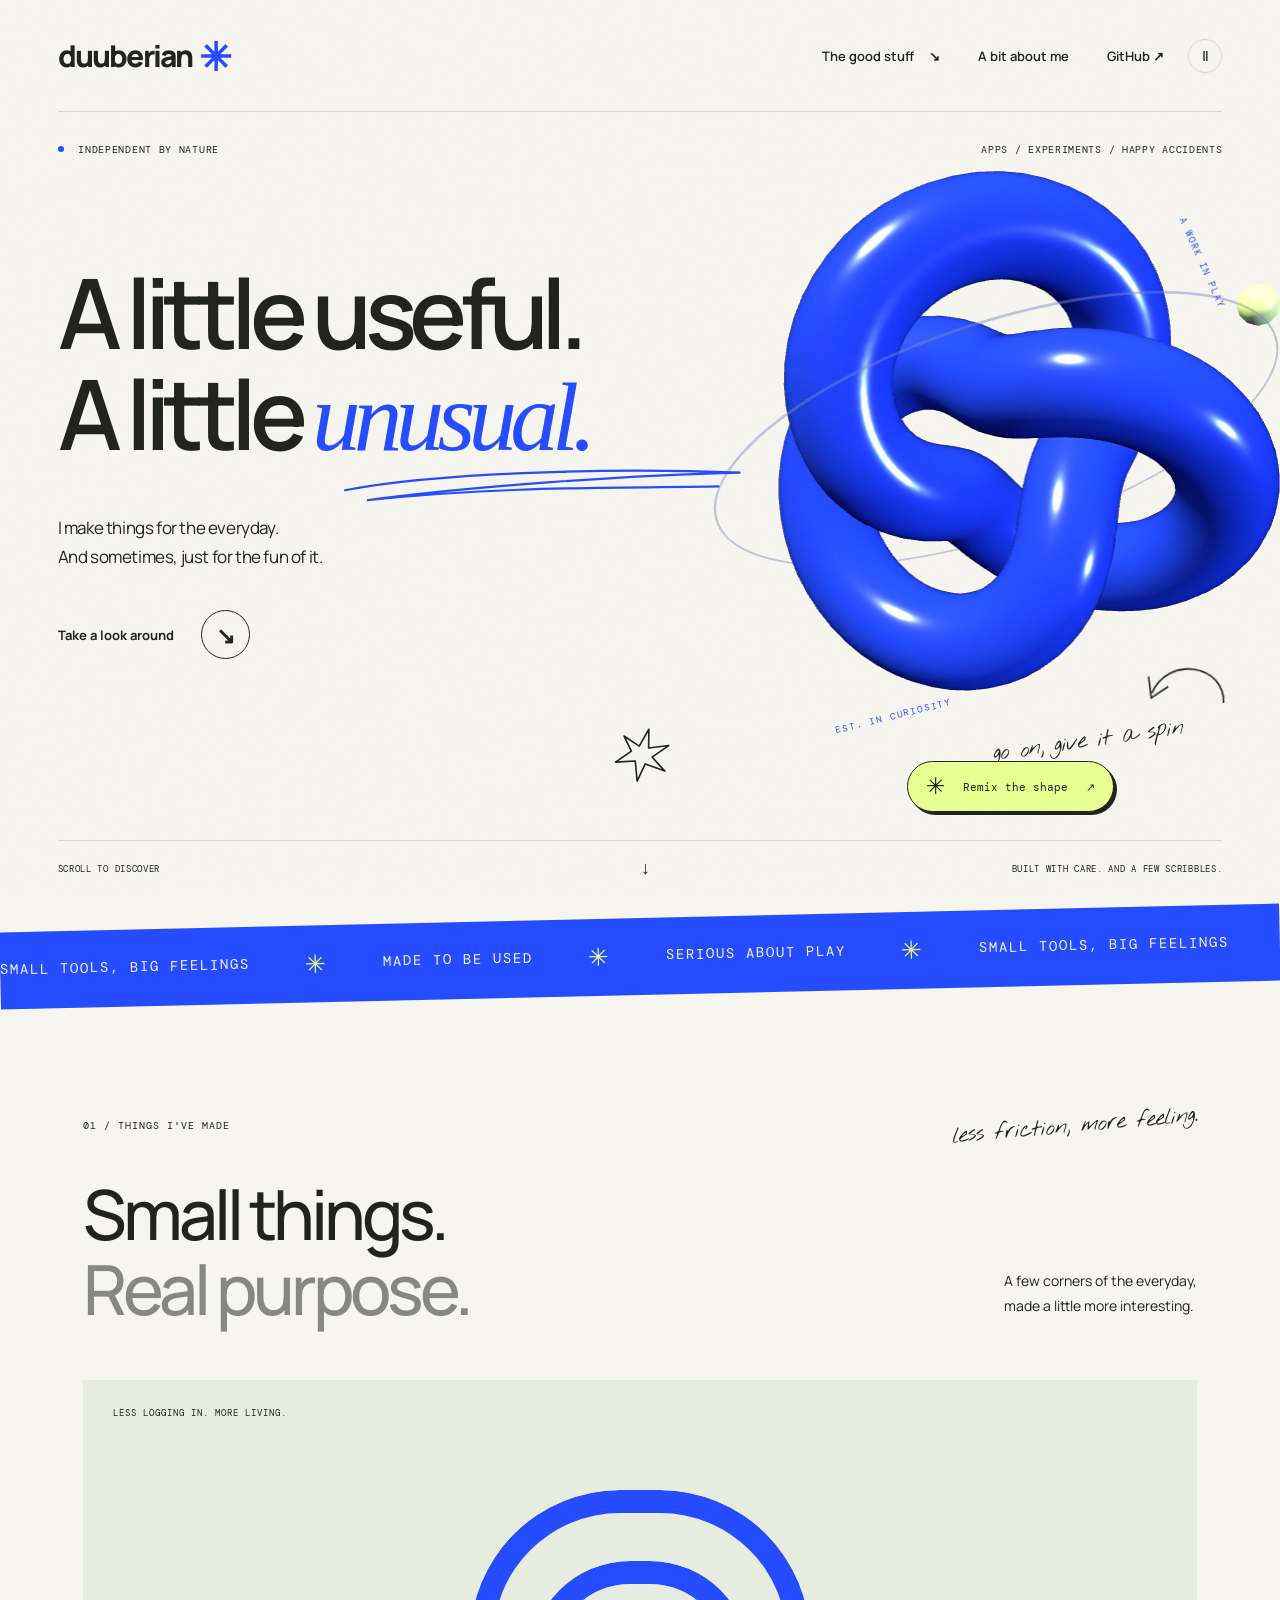
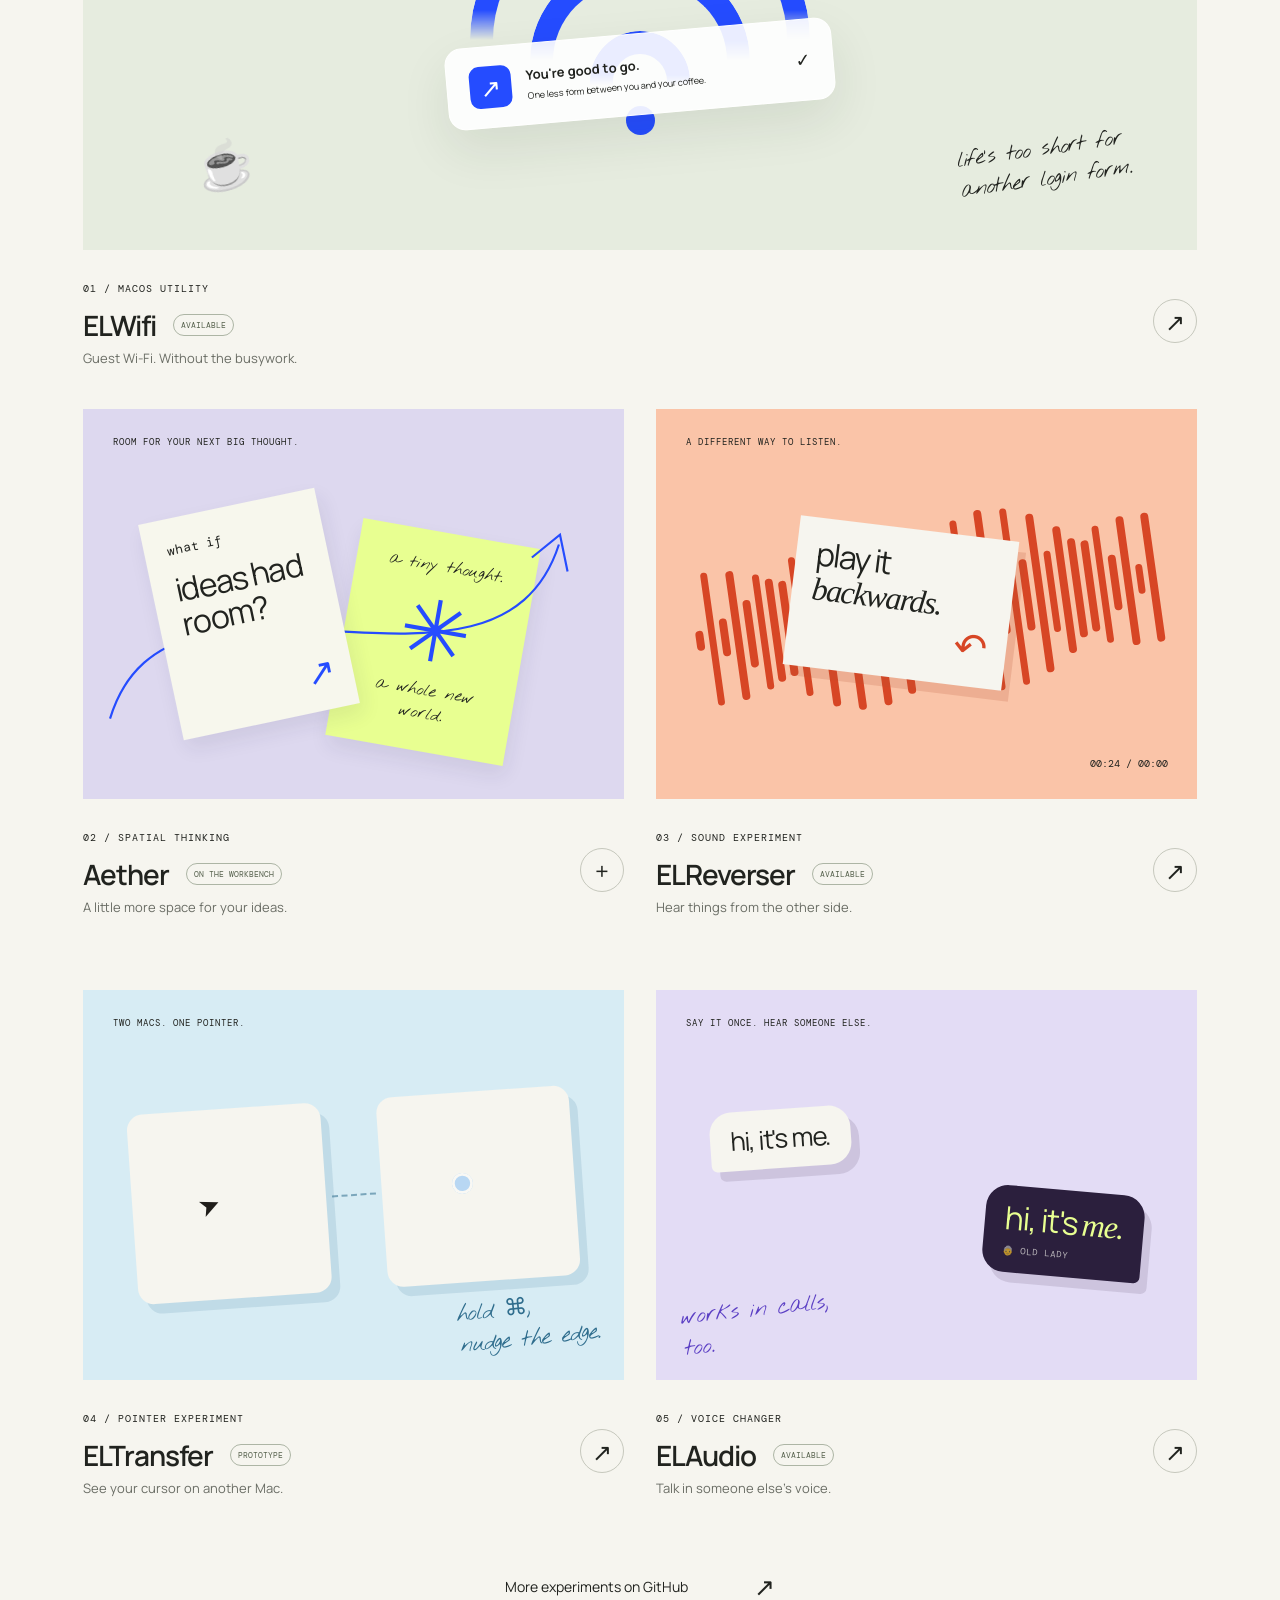
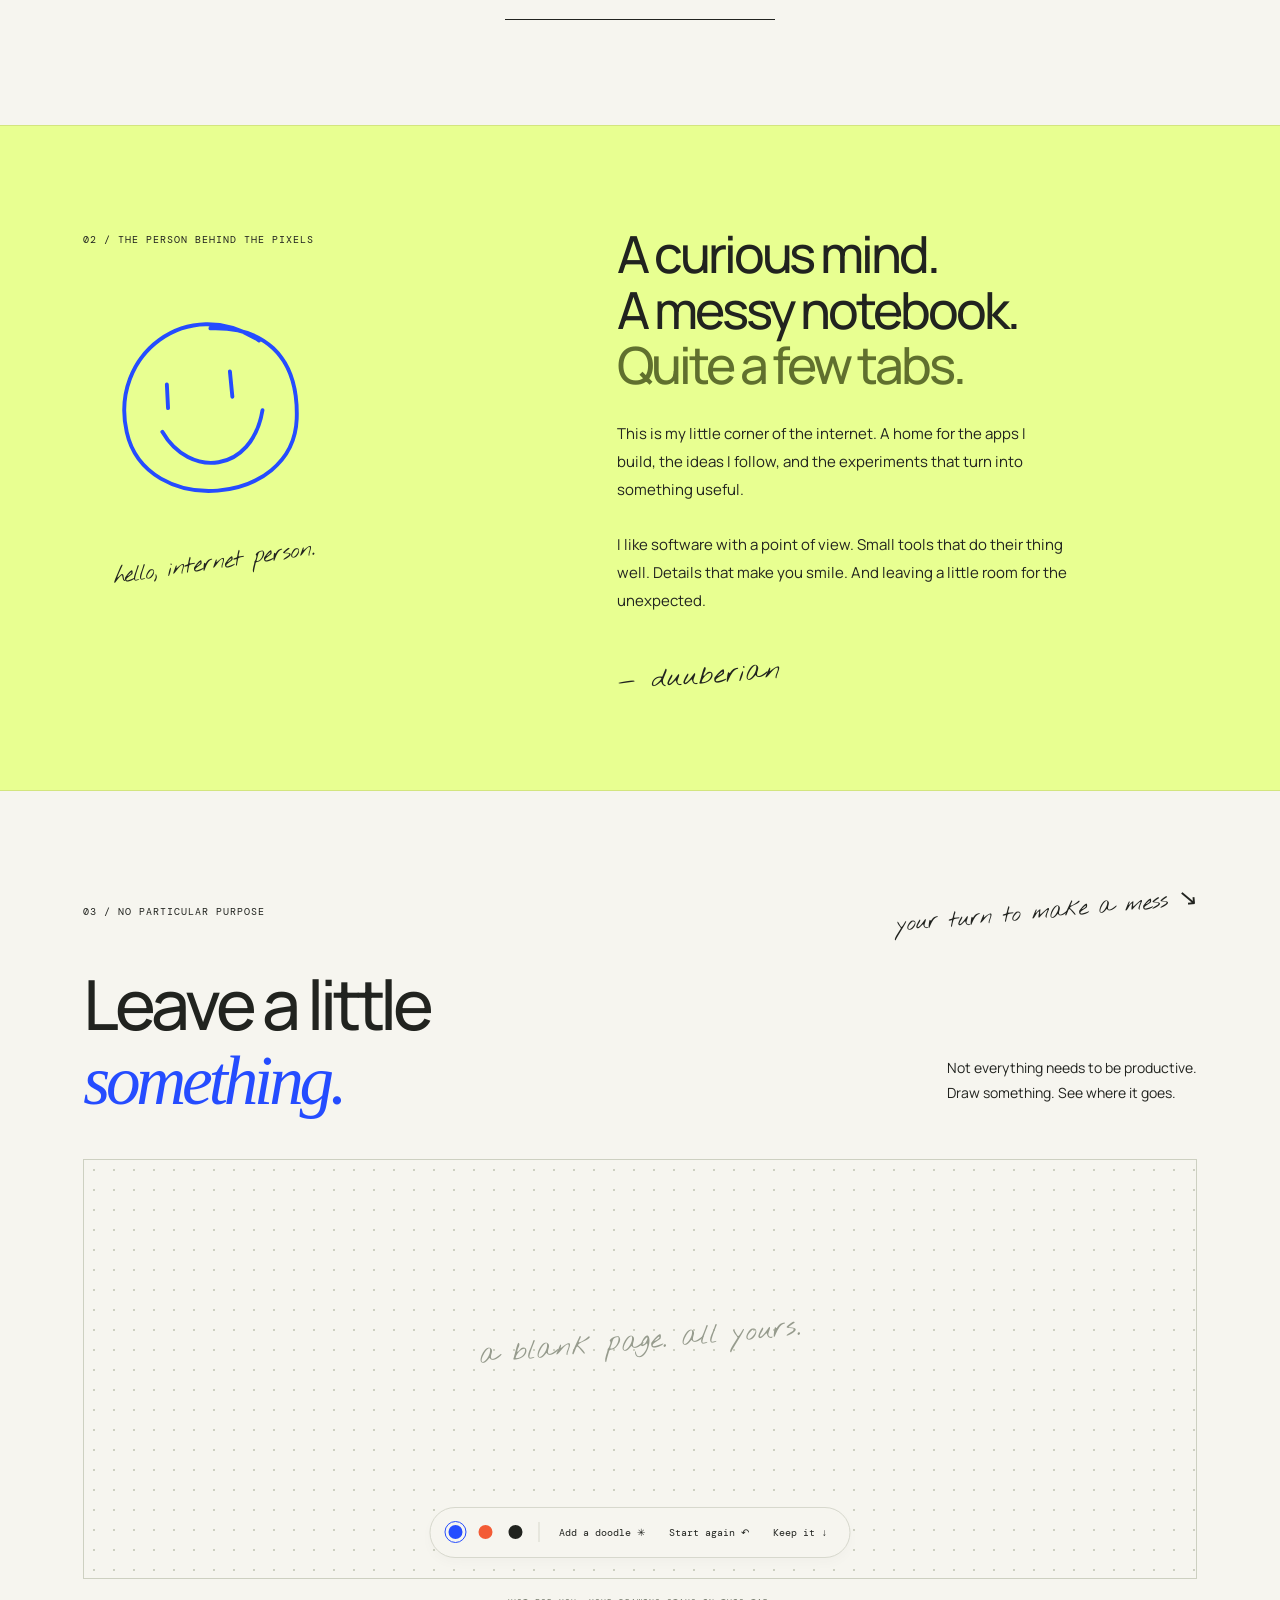
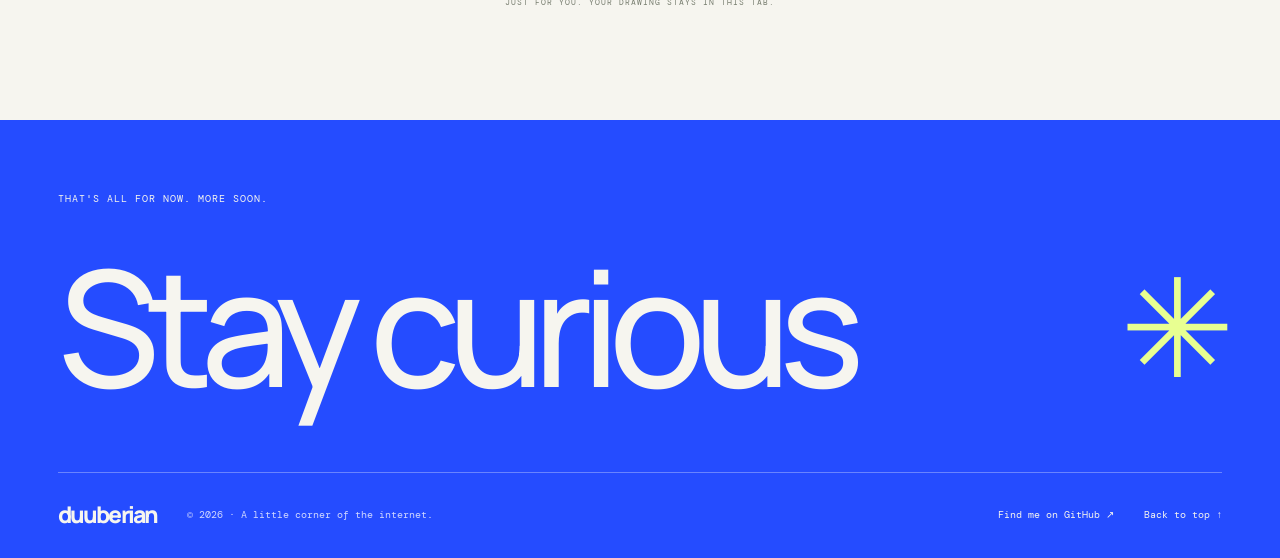
<file: index.html>
<!doctype html>
<html lang="en">
  <head>
    <meta charset="utf-8" />
    <meta name="viewport" content="width=device-width, initial-scale=1" />
    <title>duuberian — A little useful. A little unusual.</title>
    <meta
      name="description"
      content="Independent apps, curious experiments, and little things made with a lot of care. Welcome to duuberian's corner of the internet."
    />
    <meta name="theme-color" content="#254cff" />
    <link rel="canonical" href="https://duuberian.com/" />
    <meta
      property="og:title"
      content="duuberian — A little useful. A little unusual."
    />
    <meta
      property="og:description"
      content="Independent apps. Curious experiments. A healthy amount of play."
    />
    <meta property="og:type" content="website" />
    <link rel="icon" href="/home-assets/favicon.svg" type="image/svg+xml" />
    <link rel="preconnect" href="https://fonts.googleapis.com" />
    <link rel="preconnect" href="https://fonts.gstatic.com" crossorigin />
    <link
      href="https://fonts.googleapis.com/css2?family=DM+Mono:wght@400;500&family=Manrope:wght@400;500;600;700;800&family=Nothing+You+Could+Do&display=swap"
      rel="stylesheet"
    />
    <link rel="stylesheet" href="/home-assets/style.css" />
    <script defer src="/home-assets/vendor/gsap.min.js"></script>
    <script defer src="/home-assets/main.js"></script>
  </head>
  <body>
    <a class="skip" href="#main">Skip to content</a>
    <header class="header">
      <a class="wordmark" href="#top" aria-label="duuberian home"
        >duuberian<span class="logo-spark">✳</span></a
      >
      <nav aria-label="Main navigation">
        <a href="#work">The good stuff <span>↘</span></a
        ><a href="#about">A bit about me</a
        ><a class="nav-github" href="https://github.com/duuberian">GitHub ↗</a>
      </nav>
      <button
        class="motion-toggle"
        aria-pressed="false"
        aria-label="Pause animations"
      >
        Ⅱ
      </button>
    </header>
    <main id="main">
      <section class="hero" id="top">
        <div class="hero-meta">
          <span><i></i> INDEPENDENT BY NATURE</span
          ><span>APPS / EXPERIMENTS / HAPPY ACCIDENTS</span>
        </div>
        <div class="hero-copy">
          <h1>
            <span>A little useful.</span><br /><span
              >A little <em>unusual.</em></span
            >
          </h1>
          <svg class="underline" viewBox="0 0 540 50" aria-hidden="true">
            <path
              d="M9 22C124 4 339 4 522 17 382 15 168 23 37 36 205 24 348 31 493 34"
            />
          </svg>
          <p>
            I make things for the everyday.<br />And sometimes, just for the fun
            of it.
          </p>
          <a class="round-link" href="#work"
            ><span>Take a look around</span><b>↘</b></a
          >
        </div>
        <div
          class="sculpture"
          id="sculpture"
          aria-label="Interactive abstract blue sculpture"
        >
          <div class="sculpture-fallback" aria-hidden="true">✳</div>
          <span class="orbit-label orbit-label-a">A WORK IN PLAY</span
          ><span class="orbit-label orbit-label-b">EST. IN CURIOSITY</span>
        </div>
        <div class="hand-note hero-note">
          go on, give it a spin<svg viewBox="0 0 100 65" aria-hidden="true">
            <path d="M3 5c-4 48 66 63 89 17M71 29l22-13 2 27" />
          </svg>
        </div>
        <button class="remix" id="remix" disabled>
          <span>✳</span> Remix the shape <span>↗</span>
        </button>
        <div class="hero-bottom">
          <span>SCROLL TO DISCOVER</span><span class="tiny-arrow">↓</span
          ><span>BUILT WITH CARE. AND A FEW SCRIBBLES.</span>
        </div>
        <svg class="hero-star doodle" viewBox="0 0 80 80" aria-hidden="true">
          <path
            d="m40 5 5 25 26-9-19 20 21 15-28-4-6 25-8-26L5 58l18-19L9 21l23 9Z"
          />
        </svg>
      </section>
      <div class="ticker" aria-hidden="true">
        <div>
          SMALL TOOLS, BIG FEELINGS <span>✳</span> MADE TO BE USED
          <span>✳</span> SERIOUS ABOUT PLAY <span>✳</span> SMALL TOOLS, BIG
          FEELINGS <span>✳</span> MADE TO BE USED <span>✳</span> SERIOUS ABOUT
          PLAY <span>✳</span>
        </div>
      </div>
      <section class="work section" id="work">
        <div class="section-top">
          <span class="eyebrow">01 / THINGS I'VE MADE</span
          ><span class="hand-note">less friction, more feeling.</span>
        </div>
        <div class="section-heading">
          <h2>Small things.<br /><span>Real purpose.</span></h2>
          <p>
            A few corners of the everyday,<br />made a little more interesting.
          </p>
        </div>
        <a class="project featured" href="/elwifi/"
          ><div class="project-art wifi-art">
            <span class="art-label">LESS LOGGING IN. MORE LIVING.</span>
            <div class="wifi-rings"><i></i><i></i><i></i><b></b></div>
            <div class="wifi-toast">
              <span class="wifi-icon">↗</span>
              <div>
                <strong>You're good to go.</strong
                ><small>One less form between you and your coffee.</small>
              </div>
              <span>✓</span>
            </div>
            <span class="hand-note wifi-note"
              >life's too short for<br />another login form.</span
            >
            <div class="coffee-doodle" aria-hidden="true">☕</div>
          </div>
          <div class="project-info">
            <div>
              <span class="eyebrow">01 / MACOS UTILITY</span>
              <h3>ELWifi<span class="project-tag">AVAILABLE</span></h3>
              <p>Guest Wi-Fi. Without the busywork.</p>
            </div>
            <span class="project-arrow">↗</span>
          </div></a
        >
        <div class="project-grid">
          <button
            class="project project-preview"
            data-project="aether"
            aria-label="Preview Aether"
            aria-haspopup="dialog"
          >
            <div class="project-art aether-art">
              <span class="art-label">ROOM FOR YOUR NEXT BIG THOUGHT.</span>
              <div class="note note-one">
                what if<br /><strong>ideas had<br />room?</strong
                ><span>↗</span>
              </div>
              <div class="note note-two">
                a tiny thought.<br /><span class="note-star">✳</span><br />a
                whole new world.
              </div>
              <svg class="aether-line" viewBox="0 0 500 300" aria-hidden="true">
                <path d="M25 256C80 75 382 275 440 95m-25 12 26-21 7 34" />
              </svg>
            </div>
            <div class="project-info">
              <div>
                <span class="eyebrow">02 / SPATIAL THINKING</span>
                <h3>Aether<span class="project-tag">ON THE WORKBENCH</span></h3>
                <p>A little more space for your ideas.</p>
              </div>
              <span class="project-arrow">+</span>
            </div>
          </button>
          <a
            class="project"
            href="/elreverser/"
            aria-label="Open ELReverser"
            ><div class="project-art audio-art">
              <span class="art-label">A DIFFERENT WAY TO LISTEN.</span>
              <div class="wave" aria-hidden="true"></div>
              <div class="audio-sticker">
                play it<br /><em>backwards.</em><span>↶</span>
              </div>
              <span class="audio-time">00:24 / 00:00</span>
            </div>
            <div class="project-info">
              <div>
                <span class="eyebrow">03 / SOUND EXPERIMENT</span>
                <h3>ELReverser<span class="project-tag">AVAILABLE</span></h3>
                <p>Hear things from the other side.</p>
              </div>
              <span class="project-arrow">↗</span>
            </div></a
          >
          <a
            class="project"
            href="/eltransfer/"
            aria-label="Open ELTransfer"
            ><div class="project-art transfer-art">
              <span class="art-label">TWO MACS. ONE POINTER.</span>
              <div class="transfer-screens" aria-hidden="true">
                <span class="transfer-screen"><i class="transfer-cursor">➤</i></span>
                <span class="transfer-wire"></span>
                <span class="transfer-screen"><i class="transfer-ghost"></i></span>
              </div>
              <span class="hand-note transfer-note">hold ⌘,<br />nudge the edge.</span>
            </div>
            <div class="project-info">
              <div>
                <span class="eyebrow">04 / POINTER EXPERIMENT</span>
                <h3>ELTransfer<span class="project-tag">PROTOTYPE</span></h3>
                <p>See your cursor on another Mac.</p>
              </div>
              <span class="project-arrow">↗</span>
            </div></a
          >
          <a
            class="project"
            href="/elaudio/"
            aria-label="Open ELAudio"
            ><div class="project-art voice-art">
              <span class="art-label">SAY IT ONCE. HEAR SOMEONE ELSE.</span>
              <div class="voice-bubbles" aria-hidden="true">
                <span class="voice-bubble voice-in">hi, it's me.</span>
                <span class="voice-bubble voice-out">hi, it's <em>me.</em><small>👵 OLD LADY</small></span>
              </div>
              <span class="hand-note voice-note">works in calls,<br />too.</span>
            </div>
            <div class="project-info">
              <div>
                <span class="eyebrow">05 / VOICE CHANGER</span>
                <h3>ELAudio<span class="project-tag">AVAILABLE</span></h3>
                <p>Talk in someone else's voice.</p>
              </div>
              <span class="project-arrow">↗</span>
            </div></a
          >
        </div>
        <a class="text-link" href="https://github.com/duuberian"
          >More experiments on GitHub <span>↗</span></a
        >
      </section>
      <section class="about section" id="about">
        <div class="about-left">
          <span class="eyebrow">02 / THE PERSON BEHIND THE PIXELS</span>
          <div class="smiley" aria-hidden="true">
            <svg viewBox="0 0 200 200">
              <path
                d="M162 38C98-22 8 26 12 107c4 90 155 105 174 17 14-66-20-100-71-107M61 66l-3 24m69-26-2 26M48 113c19 52 83 58 105-4"
              />
            </svg>
          </div>
          <span class="hand-note">hello, internet person.</span>
        </div>
        <div class="about-copy">
          <h2>
            A curious mind.<br />A messy notebook.<br /><span
              >Quite a few tabs.</span
            >
          </h2>
          <p>
            This is my little corner of the internet. A home for the apps I
            build, the ideas I follow, and the experiments that turn into
            something useful.
          </p>
          <p>
            I like software with a point of view. Small tools that do their
            thing well. Details that make you smile. And leaving a little room
            for the unexpected.
          </p>
          <span class="signature">— duuberian</span>
        </div>
      </section>
      <section class="playground section" id="playground">
        <div class="section-top">
          <span class="eyebrow">03 / NO PARTICULAR PURPOSE</span
          ><span class="hand-note">your turn to make a mess ↘</span>
        </div>
        <div class="playground-heading">
          <h2>Leave a little<br /><em>something.</em></h2>
          <p>
            Not everything needs to be productive.<br />Draw something. See
            where it goes.
          </p>
        </div>
        <div class="drawing-board">
          <canvas
            id="drawing"
            aria-label="Drawing playground. Use a pointer to draw, or use the Add a doodle button."
          ></canvas
          ><span class="drawing-hint" id="drawing-hint"
            >a blank page. all yours.</span
          >
          <div class="drawing-tools" role="group" aria-label="Drawing tools">
            <button
              class="swatch active"
              data-color="#254cff"
              aria-label="Blue ink"
              aria-pressed="true"
              style="--swatch: #254cff"
            ></button
            ><button
              class="swatch"
              data-color="#f35b35"
              aria-label="Orange ink"
              aria-pressed="false"
              style="--swatch: #f35b35"
            ></button
            ><button
              class="swatch"
              data-color="#21231f"
              aria-label="Black ink"
              aria-pressed="false"
              style="--swatch: #21231f"
            ></button
            ><span></span><button id="add-doodle">Add a doodle ✳</button
            ><button id="clear-drawing">Start again ↶</button
            ><button id="save-drawing">Keep it ↓</button>
          </div>
        </div>
        <p class="playground-foot">
          JUST FOR YOU. YOUR DRAWING STAYS IN THIS TAB.
        </p>
        <p class="sr-only" id="drawing-status" role="status"></p>
      </section>
      <footer class="footer">
        <div>
          <span class="eyebrow">THAT'S ALL FOR NOW. MORE SOON.</span>
          <h2>Stay curious<span>✳</span></h2>
        </div>
        <div class="footer-bottom">
          <a class="wordmark" href="#top">duuberian</a
          ><span>© 2026 · A little corner of the internet.</span
          ><a href="https://github.com/duuberian">Find me on GitHub ↗</a
          ><a href="#top">Back to top ↑</a>
        </div>
      </footer>
    </main>
    <dialog id="project-dialog" aria-labelledby="dialog-title">
      <button class="dialog-close" aria-label="Close project preview">×</button
      ><span class="eyebrow">FROM THE WORKBENCH / PROJECT PREVIEW</span>
      <h2 id="dialog-title"></h2>
      <p id="dialog-copy"></p>
      <p class="dialog-note">
        An independent project in the collection. A public download isn't
        available here yet.
      </p>
      <button class="dialog-done">Back to exploring ↗</button>
    </dialog>
  </body>
</html>
</file>
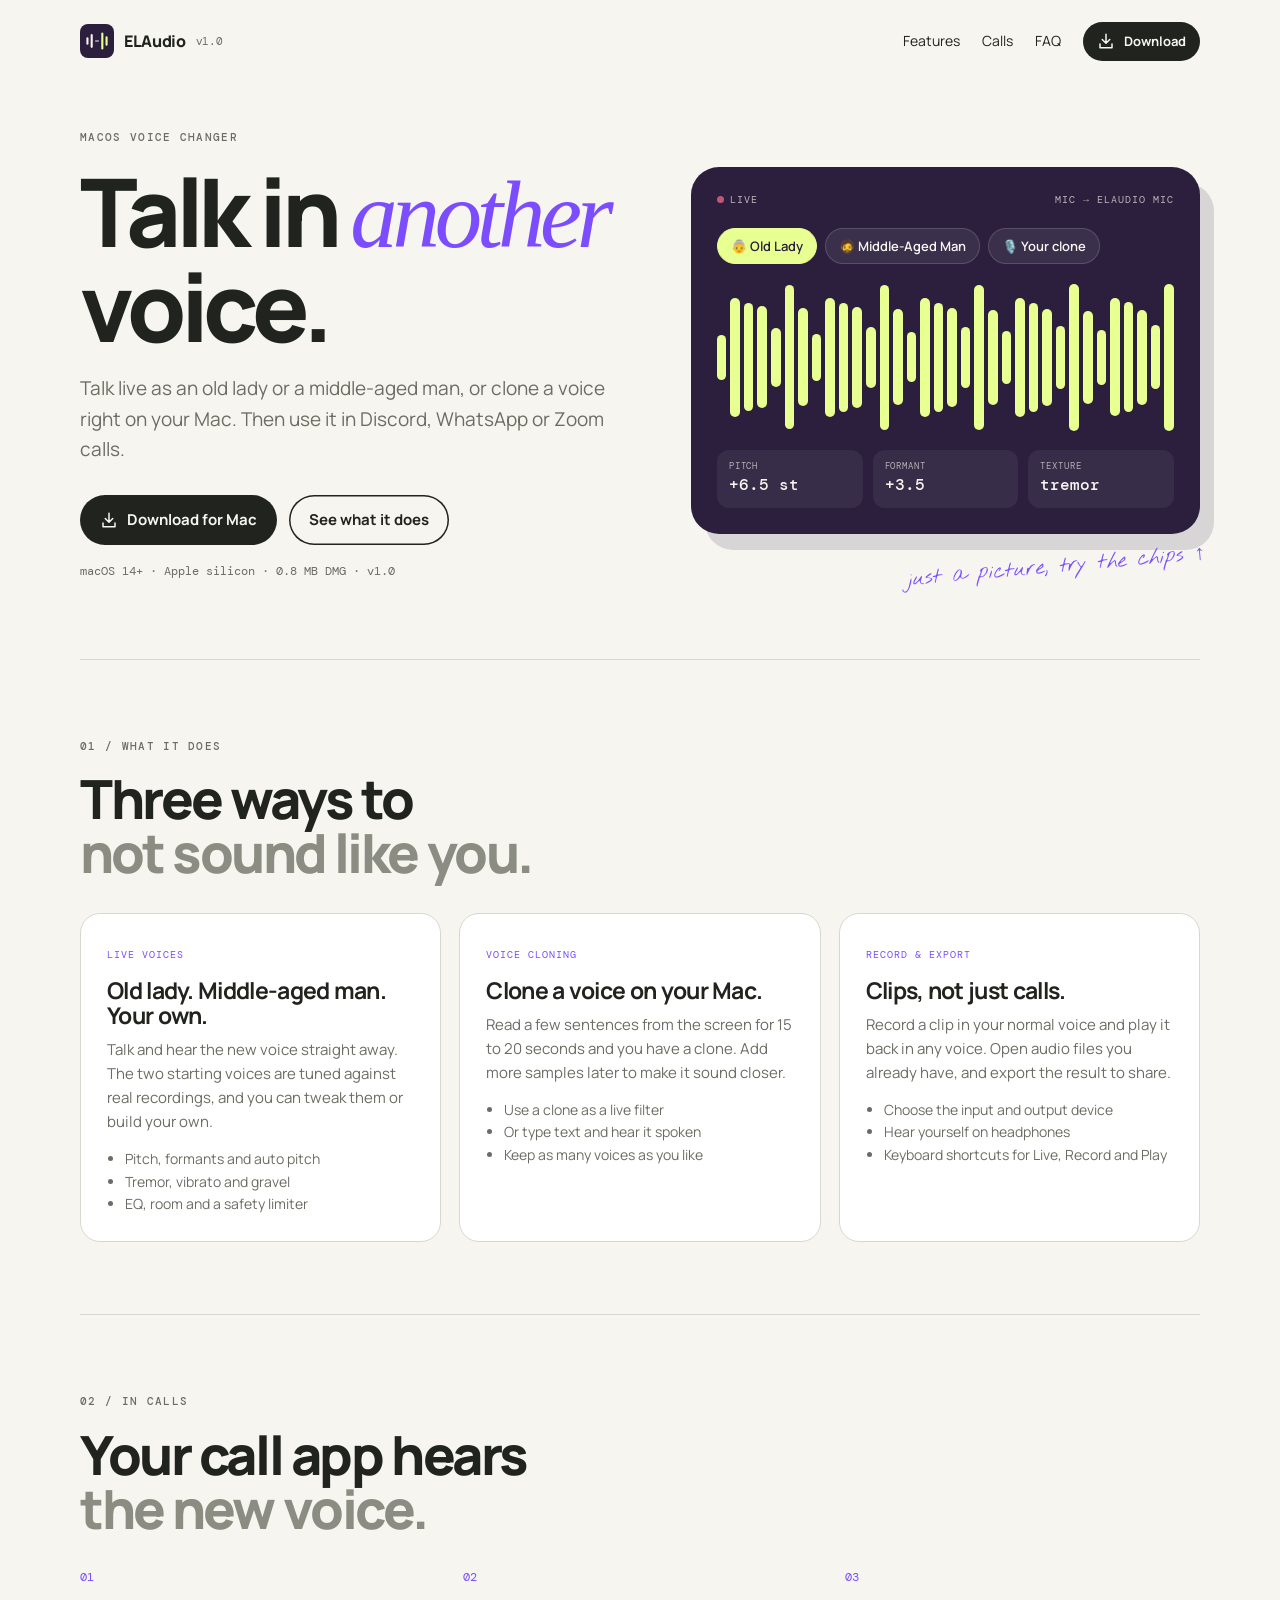
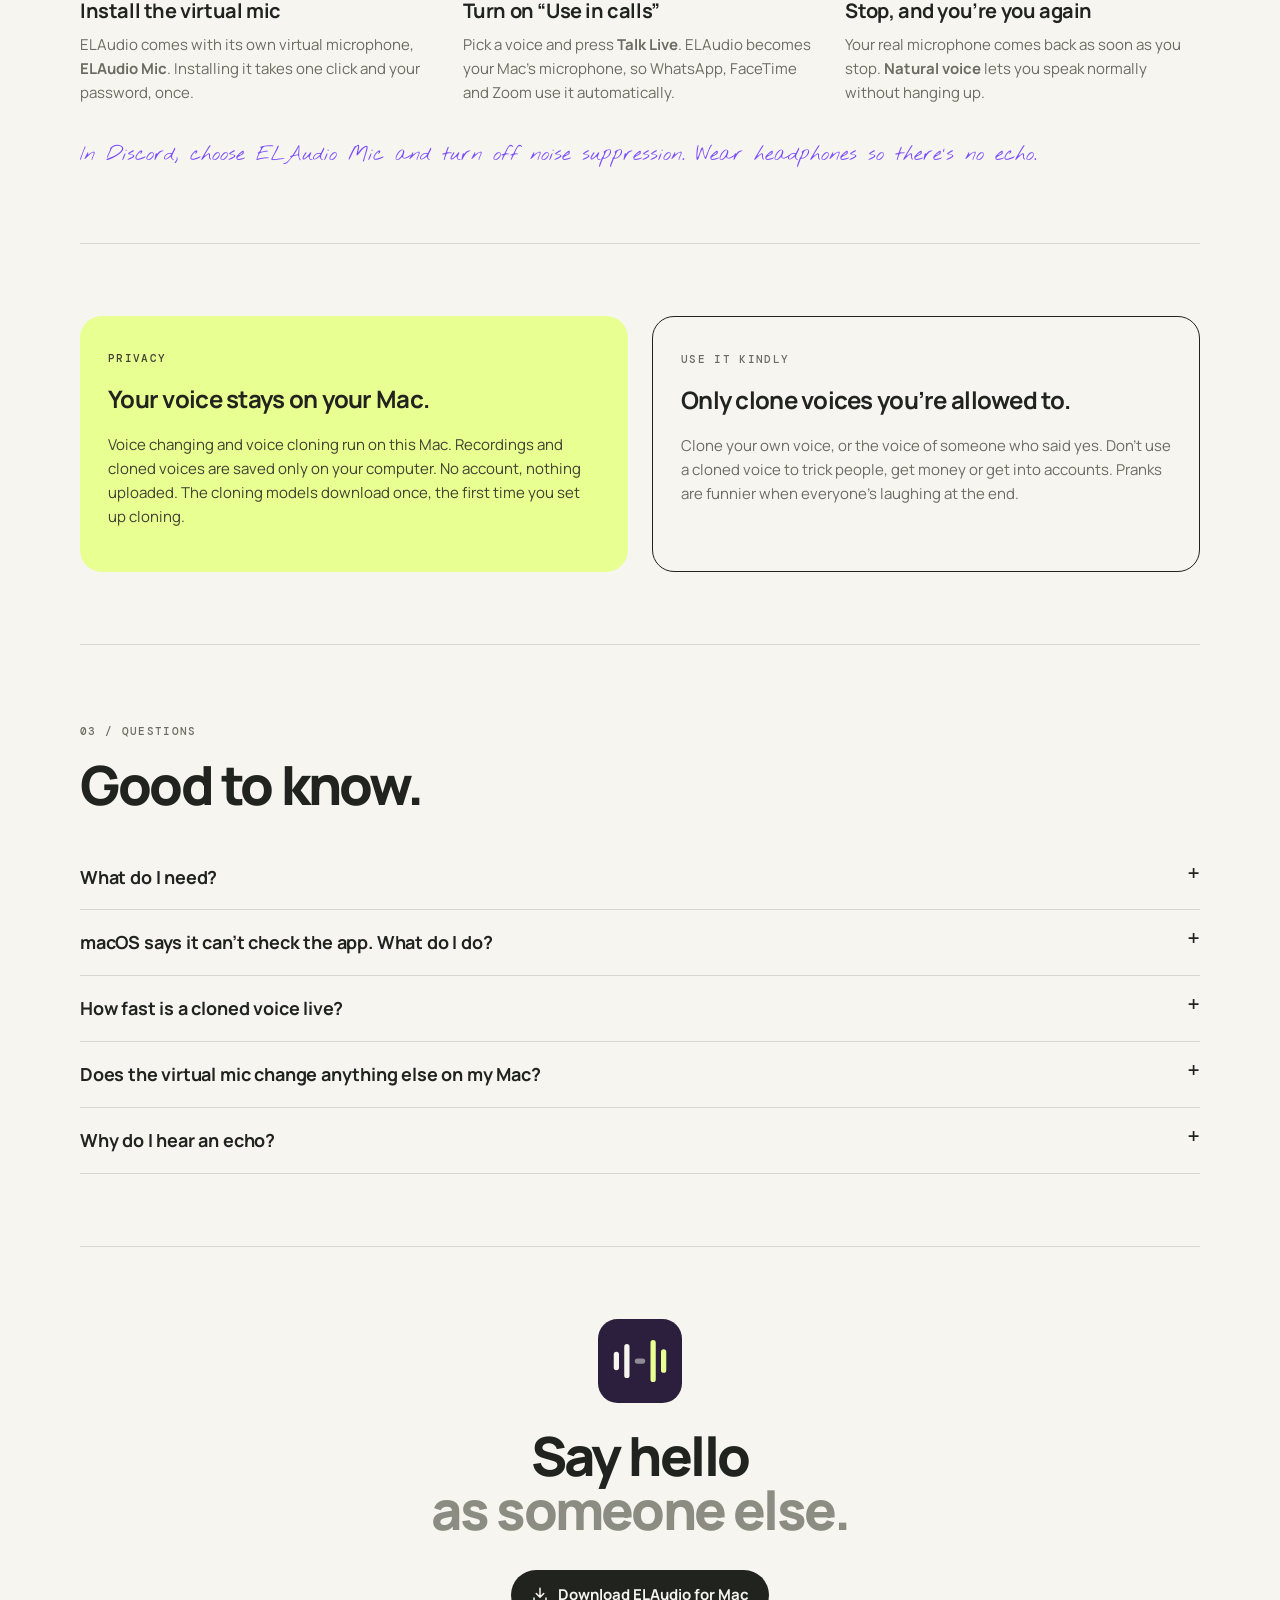
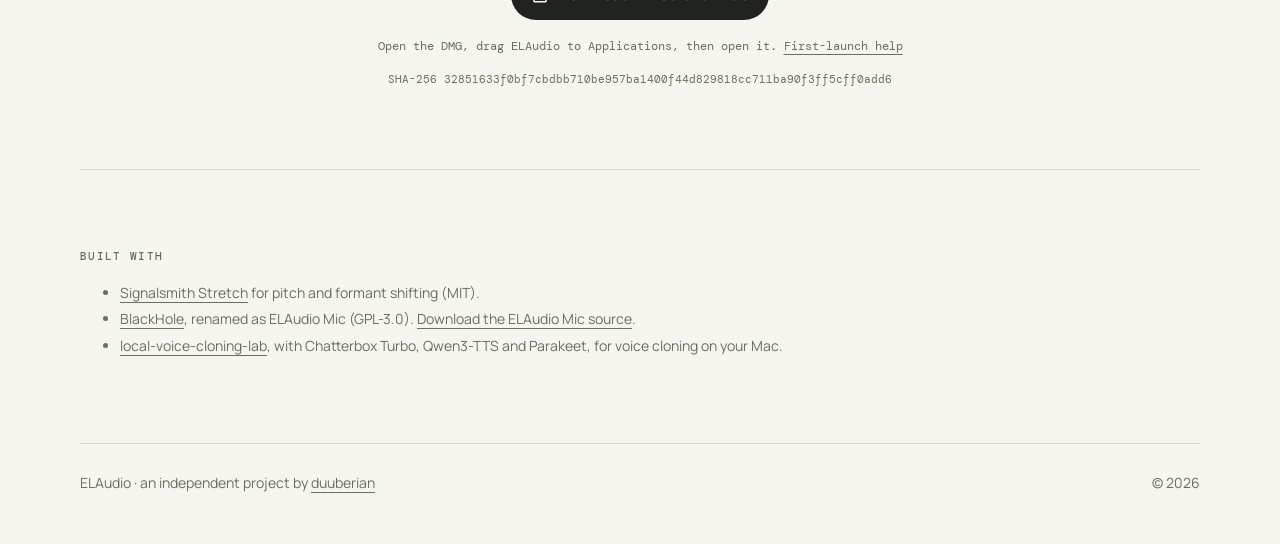
<file: elaudio/index.html>
<!doctype html>
<html lang="en">
<head>
  <meta charset="utf-8" />
  <meta name="viewport" content="width=device-width, initial-scale=1" />
  <link rel="canonical" href="https://duuberian.com/elaudio/" />
  <title>ELAudio — Talk in another voice</title>
  <meta name="description" content="ELAudio is a voice changer for Mac. Talk live as an old lady or a middle-aged man, clone voices on your own Mac, and use them in Discord, WhatsApp and Zoom calls." />
  <meta property="og:title" content="ELAudio — Talk in another voice" />
  <meta property="og:description" content="A Mac voice changer with live voices, on-device voice cloning, and a built-in virtual mic for calls." />
  <meta property="og:type" content="website" />
  <meta name="theme-color" content="#f6f5ef" />
  <link rel="icon" href="assets/elaudio-logo.svg" type="image/svg+xml" />
  <link rel="preconnect" href="https://fonts.googleapis.com" />
  <link rel="preconnect" href="https://fonts.gstatic.com" crossorigin />
  <link href="https://fonts.googleapis.com/css2?family=DM+Mono:wght@400;500&family=Manrope:wght@400;500;600;700;800&family=Nothing+You+Could+Do&display=swap" rel="stylesheet" />
  <style>
    :root {
      --paper: #f6f5ef; --ink: #21231f; --muted: #6b6d64; --line: #d7d8cd;
      --plum: #2b1f3d; --lime: #e8ff91; --violet: #7b4dff; --rose: #ff6f91;
      --mono: "DM Mono", ui-monospace, monospace; --hand: "Nothing You Could Do", cursive;
    }
    * { box-sizing: border-box; }
    html { scroll-behavior: smooth; }
    body { margin: 0; background: var(--paper); color: var(--ink); font: 16px/1.6 Manrope, system-ui, sans-serif; -webkit-font-smoothing: antialiased; }
    a { color: inherit; text-underline-offset: 4px; }
    .wrap { width: min(1120px, 100% - 32px); margin-inline: auto; }
    .eyebrow { font: 500 11px var(--mono); letter-spacing: .12em; text-transform: uppercase; color: var(--muted); }
    .hand { font-family: var(--hand); }
    kbd, code { font: 13px var(--mono); background: #e9e8de; border-radius: 6px; padding: 2px 6px; }

    header { display: flex; align-items: center; justify-content: space-between; gap: 16px; padding: 22px 0; }
    .brand { display: inline-flex; align-items: center; gap: 10px; font-weight: 800; letter-spacing: -.02em; text-decoration: none; }
    .brand img { width: 34px; height: 34px; }
    .brand small { font: 11px var(--mono); color: var(--muted); font-weight: 400; }
    nav { display: flex; gap: 22px; align-items: center; font-size: 14px; }
    nav a { text-decoration: none; }
    nav a:not(.button):hover { text-decoration: underline; }

    .button { display: inline-flex; align-items: center; gap: 9px; padding: 13px 20px; border-radius: 999px; background: var(--ink); color: var(--paper); text-decoration: none; font-weight: 700; font-size: 15px; transition: transform .2s; }
    .button:hover { transform: translateY(-2px); }
    .button.soft { background: transparent; color: var(--ink); box-shadow: inset 0 0 0 1.5px var(--ink); }
    .button.small { padding: 9px 14px; font-size: 13px; }
    .button svg { width: 18px; height: 18px; fill: none; stroke: currentColor; stroke-width: 2; stroke-linecap: round; stroke-linejoin: round; }

    .hero { display: grid; grid-template-columns: minmax(0, 1.05fr) minmax(0, .95fr); gap: 48px; align-items: center; padding: 40px 0 80px; }
    h1 { font-size: clamp(48px, 7.4vw, 96px); line-height: .95; letter-spacing: -.055em; margin: 18px 0 22px; font-weight: 800; }
    h1 em { font-family: Georgia, serif; font-weight: 400; color: var(--violet); }
    .lead { font-size: 19px; color: var(--muted); max-width: 560px; margin: 0 0 30px; }
    .actions { display: flex; flex-wrap: wrap; gap: 12px; }
    .compat { margin: 18px 0 0; font: 12px var(--mono); color: var(--muted); }

    .studio { position: relative; background: var(--plum); color: var(--paper); border-radius: 28px; padding: 26px; box-shadow: 14px 16px 0 #2b1f3d26; }
    .studio-top { display: flex; justify-content: space-between; font: 10px var(--mono); letter-spacing: .1em; opacity: .7; }
    .chips { display: flex; flex-wrap: wrap; gap: 8px; margin: 22px 0 8px; }
    .chip { font: 600 13px Manrope; color: var(--paper); background: #ffffff14; border: 1px solid #ffffff26; border-radius: 999px; padding: 8px 13px; cursor: pointer; transition: background .2s, color .2s; }
    .chip[aria-pressed="true"] { background: var(--lime); color: var(--plum); border-color: var(--lime); }
    .chip:focus-visible { outline: 2px solid var(--lime); outline-offset: 2px; }
    .meter { display: flex; align-items: center; gap: 4px; height: 150px; margin: 18px 0; }
    .meter i { flex: 1; border-radius: 9px; background: var(--lime); min-height: 6px; transition: height .45s cubic-bezier(.3,1.4,.5,1), background .3s; animation: bob 1.2s ease-in-out infinite alternate; }
    .meter i:nth-child(3n) { animation-delay: -.4s; } .meter i:nth-child(4n) { animation-delay: -.8s; }
    @keyframes bob { to { transform: scaleY(.55); } }
    .studio-readout { display: grid; grid-template-columns: repeat(3, 1fr); gap: 10px; }
    .studio-readout div { background: #ffffff10; border-radius: 12px; padding: 10px 12px; }
    .studio-readout small { display: block; font: 9px var(--mono); letter-spacing: .1em; opacity: .65; }
    .studio-readout strong { font: 500 16px var(--mono); }
    .studio-note { position: absolute; right: -6px; bottom: -46px; transform: rotate(-5deg); font: 21px var(--hand); color: var(--violet); }
    .live-dot { display: inline-block; width: 7px; height: 7px; border-radius: 50%; background: var(--rose); margin-right: 6px; animation: pulse 1.4s infinite; }
    @keyframes pulse { 50% { opacity: .3; } }

    section { border-top: 1px solid var(--line); padding: 72px 0; }
    h2 { font-size: clamp(32px, 4.6vw, 54px); line-height: 1; letter-spacing: -.045em; margin: 14px 0 34px; font-weight: 800; }
    h2 span { color: #8b8d83; }
    .features { display: grid; grid-template-columns: repeat(3, 1fr); gap: 18px; }
    .feature { background: #fff; border: 1px solid var(--line); border-radius: 20px; padding: 26px; }
    .feature .tag { font: 10px var(--mono); letter-spacing: .1em; color: var(--violet); }
    .feature h3 { font-size: 23px; letter-spacing: -.03em; line-height: 1.1; margin: 12px 0 10px; }
    .feature p { color: var(--muted); margin: 0; font-size: 15px; }
    .feature ul { margin: 14px 0 0; padding-left: 18px; color: var(--muted); font-size: 14px; }

    .steps { display: grid; grid-template-columns: repeat(3, 1fr); gap: 28px; list-style: none; padding: 0; margin: 0; counter-reset: step; }
    .steps li { counter-increment: step; }
    .steps li::before { content: "0" counter(step); display: block; font: 12px var(--mono); color: var(--violet); margin-bottom: 10px; }
    .steps h3 { margin: 0 0 6px; font-size: 20px; letter-spacing: -.02em; }
    .steps p { margin: 0; color: var(--muted); font-size: 15px; }

    .split { display: grid; grid-template-columns: 1fr 1fr; gap: 24px; }
    .panel { border-radius: 22px; padding: 28px; }
    .panel h3 { margin: 10px 0 12px; font-size: 24px; letter-spacing: -.03em; }
    .panel p, .panel li { color: var(--muted); font-size: 15px; }
    .panel ul { padding-left: 18px; margin: 0; }
    .panel li + li { margin-top: 6px; }
    .panel.lime { background: var(--lime); }
    .panel.lime p, .panel.lime li { color: #3d4232; }
    .panel.outline { border: 1.5px solid var(--ink); }

    details { border-bottom: 1px solid var(--line); padding: 18px 0; }
    details summary { cursor: pointer; font-weight: 700; font-size: 18px; letter-spacing: -.01em; list-style: none; display: flex; justify-content: space-between; gap: 16px; }
    details summary::after { content: "+"; font: 22px var(--mono); line-height: 1; transition: transform .2s; }
    details[open] summary::after { transform: rotate(45deg); }
    details p { color: var(--muted); margin: 12px 0 0; max-width: 760px; }

    .install { text-align: center; }
    .install img { width: 84px; height: 84px; }
    .install h2 { margin-top: 18px; }
    .install .actions { justify-content: center; }
    .checksum { font: 11px var(--mono); color: var(--muted); word-break: break-all; margin-top: 18px; }
    .credits { font-size: 14px; color: var(--muted); }
    .credits li + li { margin-top: 4px; }

    footer { display: flex; flex-wrap: wrap; justify-content: space-between; gap: 14px; padding: 28px 0 50px; border-top: 1px solid var(--line); color: var(--muted); font-size: 14px; }

    @media (max-width: 860px) {
      .hero, .split { grid-template-columns: 1fr; }
      .features, .steps { grid-template-columns: 1fr; }
      .studio-note { right: 10px; }
      nav a:not(.button) { display: none; }
    }
    @media (max-width: 480px) {
      .studio { padding: 20px; }
      .meter { height: 110px; gap: 3px; }
      .studio-readout strong { font-size: 13px; }
      .lead { font-size: 17px; }
      section { padding: 56px 0; }
    }
    @media (prefers-reduced-motion: reduce) { .meter i, .live-dot { animation: none; } html { scroll-behavior: auto; } }
  </style>
</head>
<body>
  <div class="wrap">
    <header>
      <a class="brand" href="/" aria-label="Back to duuberian.com"><img src="assets/elaudio-logo.svg" alt="" />ELAudio <small>v1.0</small></a>
      <nav aria-label="Main navigation">
        <a href="#features">Features</a>
        <a href="#calls">Calls</a>
        <a href="#faq">FAQ</a>
        <a class="button small" href="downloads/ELAudio.dmg" download>
          <svg viewBox="0 0 24 24" aria-hidden="true"><path d="M12 3v12m-5-5 5 5 5-5M4 16v5h16v-5" /></svg>Download</a>
      </nav>
    </header>

    <main>
      <div class="hero">
        <div>
          <span class="eyebrow">macOS voice changer</span>
          <h1>Talk in <em>another</em> voice.</h1>
          <p class="lead">Talk live as an old lady or a middle-aged man, or clone a voice right on your Mac. Then use it in Discord, WhatsApp or Zoom calls.</p>
          <div class="actions">
            <a class="button" href="downloads/ELAudio.dmg" download>
              <svg viewBox="0 0 24 24" aria-hidden="true"><path d="M12 3v12m-5-5 5 5 5-5M4 16v5h16v-5" /></svg>Download for Mac</a>
            <a class="button soft" href="#features">See what it does</a>
          </div>
          <p class="compat">macOS 14+ · Apple silicon · 0.8 MB DMG · v1.0</p>
        </div>

        <div class="studio" aria-label="Illustration of ELAudio's live voice picker">
          <div class="studio-top"><span><span class="live-dot"></span>LIVE</span><span>MIC → ELAUDIO MIC</span></div>
          <div class="chips" role="group" aria-label="Try a voice in the illustration">
            <button class="chip" type="button" data-voice="lady" aria-pressed="true">👵 Old Lady</button>
            <button class="chip" type="button" data-voice="man" aria-pressed="false">🧔 Middle-Aged Man</button>
            <button class="chip" type="button" data-voice="clone" aria-pressed="false">🎙️ Your clone</button>
          </div>
          <div class="meter" aria-hidden="true"></div>
          <div class="studio-readout" aria-live="polite">
            <div><small>PITCH</small><strong data-out="pitch">+6.5 st</strong></div>
            <div><small>FORMANT</small><strong data-out="formant">+3.5</strong></div>
            <div><small>TEXTURE</small><strong data-out="extra">tremor</strong></div>
          </div>
          <span class="studio-note">just a picture, try the chips ↑</span>
        </div>
      </div>

      <section id="features">
        <span class="eyebrow">01 / What it does</span>
        <h2>Three ways to<br /><span>not sound like you.</span></h2>
        <div class="features">
          <article class="feature">
            <span class="tag">LIVE VOICES</span>
            <h3>Old lady. Middle-aged man. Your own.</h3>
            <p>Talk and hear the new voice straight away. The two starting voices are tuned against real recordings, and you can tweak them or build your own.</p>
            <ul><li>Pitch, formants and auto pitch</li><li>Tremor, vibrato and gravel</li><li>EQ, room and a safety limiter</li></ul>
          </article>
          <article class="feature">
            <span class="tag">VOICE CLONING</span>
            <h3>Clone a voice on your Mac.</h3>
            <p>Read a few sentences from the screen for 15 to 20 seconds and you have a clone. Add more samples later to make it sound closer.</p>
            <ul><li>Use a clone as a live filter</li><li>Or type text and hear it spoken</li><li>Keep as many voices as you like</li></ul>
          </article>
          <article class="feature">
            <span class="tag">RECORD &amp; EXPORT</span>
            <h3>Clips, not just calls.</h3>
            <p>Record a clip in your normal voice and play it back in any voice. Open audio files you already have, and export the result to share.</p>
            <ul><li>Choose the input and output device</li><li>Hear yourself on headphones</li><li>Keyboard shortcuts for Live, Record and Play</li></ul>
          </article>
        </div>
      </section>

      <section id="calls">
        <span class="eyebrow">02 / In calls</span>
        <h2>Your call app hears<br /><span>the new voice.</span></h2>
        <ol class="steps">
          <li><h3>Install the virtual mic</h3><p>ELAudio comes with its own virtual microphone, <strong>ELAudio Mic</strong>. Installing it takes one click and your password, once.</p></li>
          <li><h3>Turn on “Use in calls”</h3><p>Pick a voice and press <strong>Talk Live</strong>. ELAudio becomes your Mac’s microphone, so WhatsApp, FaceTime and Zoom use it automatically.</p></li>
          <li><h3>Stop, and you’re you again</h3><p>Your real microphone comes back as soon as you stop. <strong>Natural voice</strong> lets you speak normally without hanging up.</p></li>
        </ol>
        <p class="hand" style="font-size:20px;color:var(--violet);margin:34px 0 0">In Discord, choose ELAudio Mic and turn off noise suppression. Wear headphones so there’s no echo.</p>
      </section>

      <section>
        <div class="split">
          <div class="panel lime">
            <span class="eyebrow" style="color:#3d4232">Privacy</span>
            <h3>Your voice stays on your Mac.</h3>
            <p>Voice changing and voice cloning run on this Mac. Recordings and cloned voices are saved only on your computer. No account, nothing uploaded. The cloning models download once, the first time you set up cloning.</p>
          </div>
          <div class="panel outline">
            <span class="eyebrow">Use it kindly</span>
            <h3>Only clone voices you’re allowed to.</h3>
            <p>Clone your own voice, or the voice of someone who said yes. Don’t use a cloned voice to trick people, get money or get into accounts. Pranks are funnier when everyone’s laughing at the end.</p>
          </div>
        </div>
      </section>

      <section id="faq">
        <span class="eyebrow">03 / Questions</span>
        <h2>Good to know.</h2>
        <details>
          <summary>What do I need?</summary>
          <p>A Mac with Apple silicon (M1 or newer) on macOS 14 Sonoma or later. The live voices work straight away. Voice cloning also needs <code>git</code>, <code>uv</code> and <code>ffmpeg</code>, which you can install with Homebrew: <code>brew install git uv ffmpeg</code>. ELAudio then sets up the open-source cloning lab and downloads its models, which are a few gigabytes.</p>
        </details>
        <details id="first-launch">
          <summary>macOS says it can’t check the app. What do I do?</summary>
          <p>ELAudio isn’t notarized by Apple yet. Open it once, then go to System Settings › Privacy &amp; Security and click <strong>Open Anyway</strong>. macOS will also ask for microphone permission. Only open apps you trust; you can compare the SHA-256 below with your download.</p>
        </details>
        <details>
          <summary>How fast is a cloned voice live?</summary>
          <p>Expect about half a second of delay, depending on your Mac. The <strong>Delay</strong> setting lets you trade a bit more delay for a clearer voice. The built-in voices (Old Lady, Middle-Aged Man and your own) are practically instant.</p>
        </details>
        <details>
          <summary>Does the virtual mic change anything else on my Mac?</summary>
          <p>Only while Talk Live runs with “Use in calls” on: it becomes the default microphone, and your previous mic is put back when you stop. You can remove it at any time from the app (How to set up… › Remove Virtual Mic).</p>
        </details>
        <details>
          <summary>Why do I hear an echo?</summary>
          <p>If you’re on speakers, the new voice can leak back into the mic. Use headphones. ELAudio already turns off “Hear myself” on speakers for this reason.</p>
        </details>
      </section>

      <section class="install" id="download">
        <img src="assets/elaudio-logo.svg" alt="" />
        <h2>Say hello<br /><span>as someone else.</span></h2>
        <div class="actions">
          <a class="button" href="downloads/ELAudio.dmg" download>
            <svg viewBox="0 0 24 24" aria-hidden="true"><path d="M12 3v12m-5-5 5 5 5-5M4 16v5h16v-5" /></svg>Download ELAudio for Mac</a>
        </div>
        <p class="compat">Open the DMG, drag ELAudio to Applications, then open it. <a href="#first-launch">First-launch help</a></p>
        <p class="checksum">SHA-256 <span data-sha>32851633f0bf7cbdbb710be957ba1400f44d829818cc711ba90f3ff5cff0add6</span></p>
      </section>

      <section>
        <span class="eyebrow">Built with</span>
        <ul class="credits">
          <li><a href="https://github.com/Signalsmith-Audio/signalsmith-stretch">Signalsmith Stretch</a> for pitch and formant shifting (MIT).</li>
          <li><a href="https://github.com/ExistentialAudio/BlackHole">BlackHole</a>, renamed as ELAudio Mic (GPL-3.0). <a href="downloads/ELAudioMic-source.zip">Download the ELAudio Mic source</a>.</li>
          <li><a href="https://github.com/jfanals/local-voice-cloning-lab">local-voice-cloning-lab</a>, with Chatterbox Turbo, Qwen3-TTS and Parakeet, for voice cloning on your Mac.</li>
        </ul>
      </section>
    </main>

    <footer>
      <span>ELAudio · an independent project by <a href="/">duuberian</a></span>
      <span>© 2026</span>
    </footer>
  </div>

  <script>
    const voices = {
      lady: { pitch: "+6.5 st", formant: "+3.5", extra: "tremor", color: "#e8ff91", shape: (i) => 30 + 55 * Math.abs(Math.sin(i * 0.9)) + 15 * Math.sin(i * 2.7) },
      man: { pitch: "−4 st", formant: "−0.5", extra: "chest", color: "#9fd7ff", shape: (i) => 45 + 45 * Math.abs(Math.sin(i * 0.35)) },
      clone: { pitch: "auto", formant: "cloned", extra: "~0.4 s", color: "#ff9fc0", shape: (i) => 20 + 70 * Math.abs(Math.sin(i * 1.7) * Math.cos(i * 0.4)) },
    };
    const meter = document.querySelector(".meter");
    const bars = Array.from({ length: 34 }, () => meter.appendChild(document.createElement("i")));
    const pick = (name) => {
      const voice = voices[name];
      bars.forEach((bar, i) => { bar.style.height = Math.max(6, Math.min(100, voice.shape(i))) + "%"; bar.style.background = voice.color; });
      for (const key of ["pitch", "formant", "extra"]) document.querySelector(`[data-out="${key}"]`).textContent = voice[key];
      document.querySelectorAll(".chip").forEach((chip) => chip.setAttribute("aria-pressed", String(chip.dataset.voice === name)));
    };
    document.querySelectorAll(".chip").forEach((chip) => chip.addEventListener("click", () => pick(chip.dataset.voice)));
    pick("lady");
  </script>
</body>
</html>
</file>
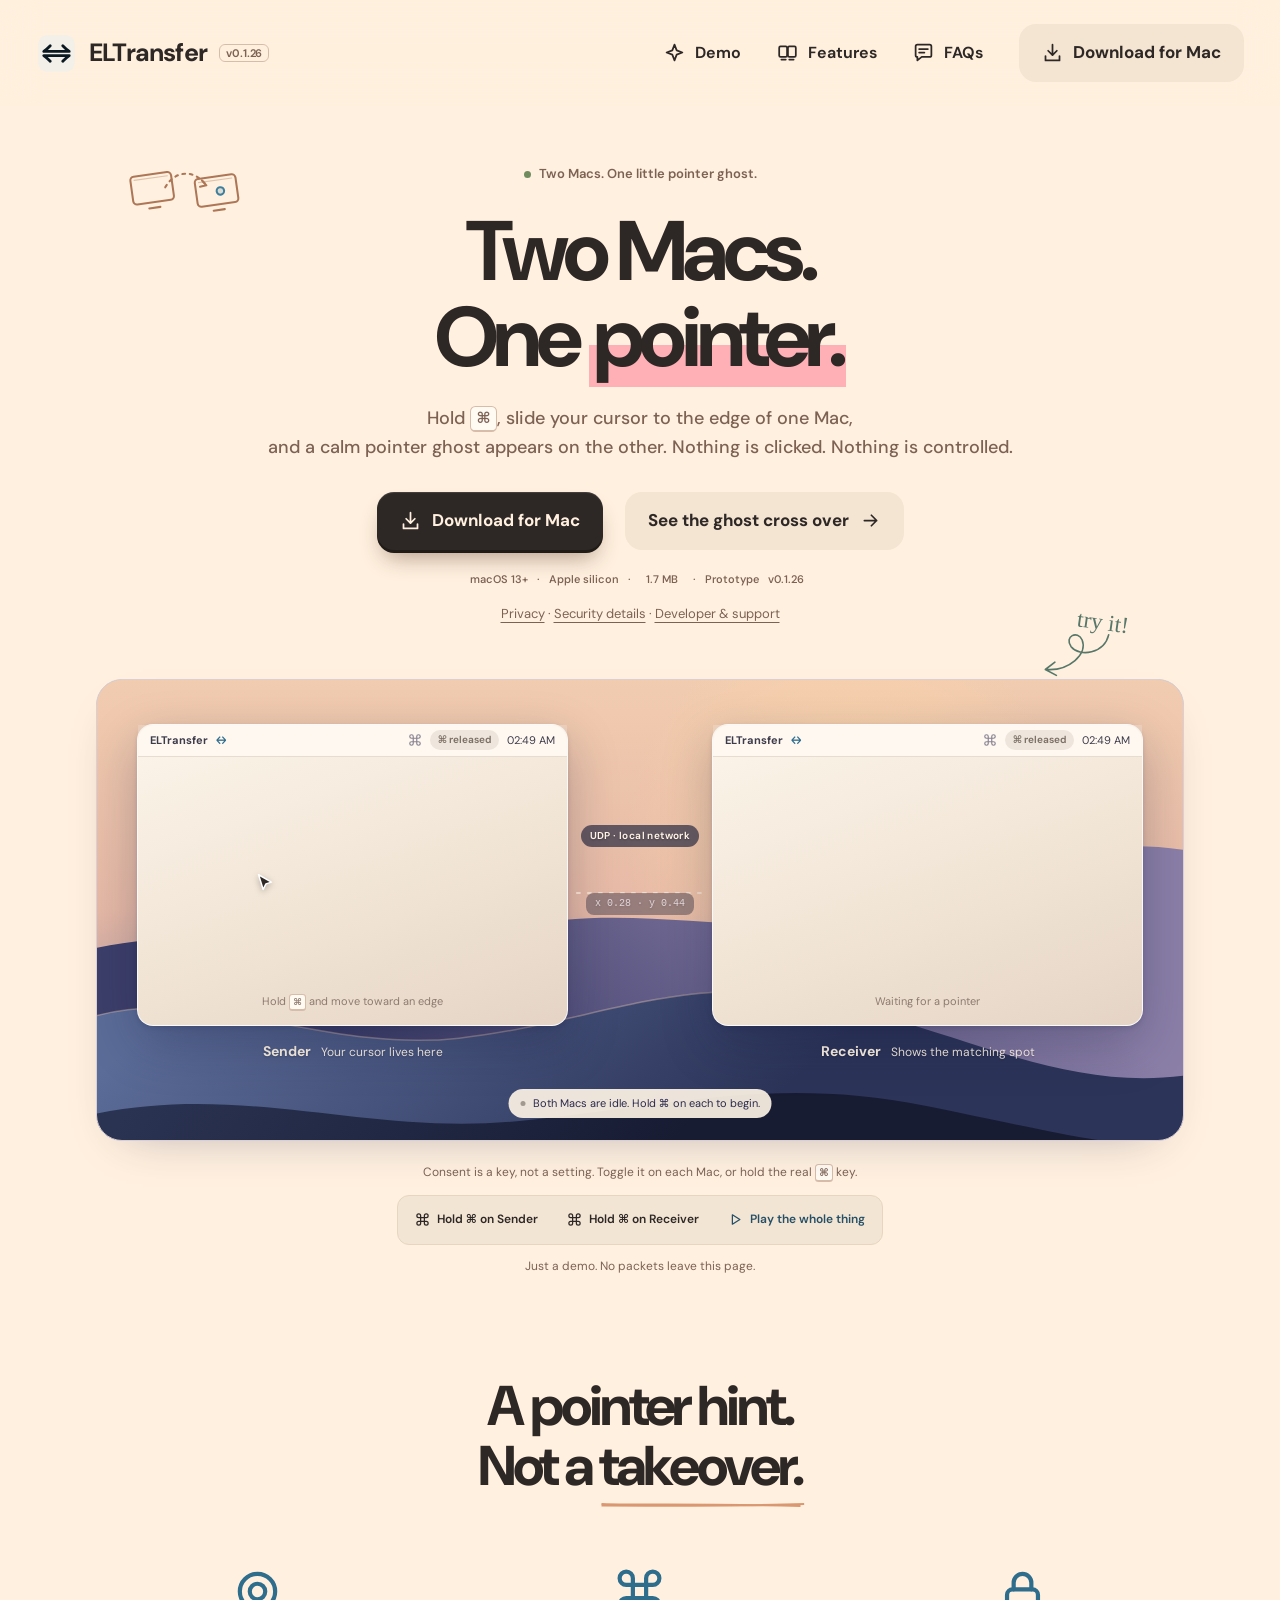
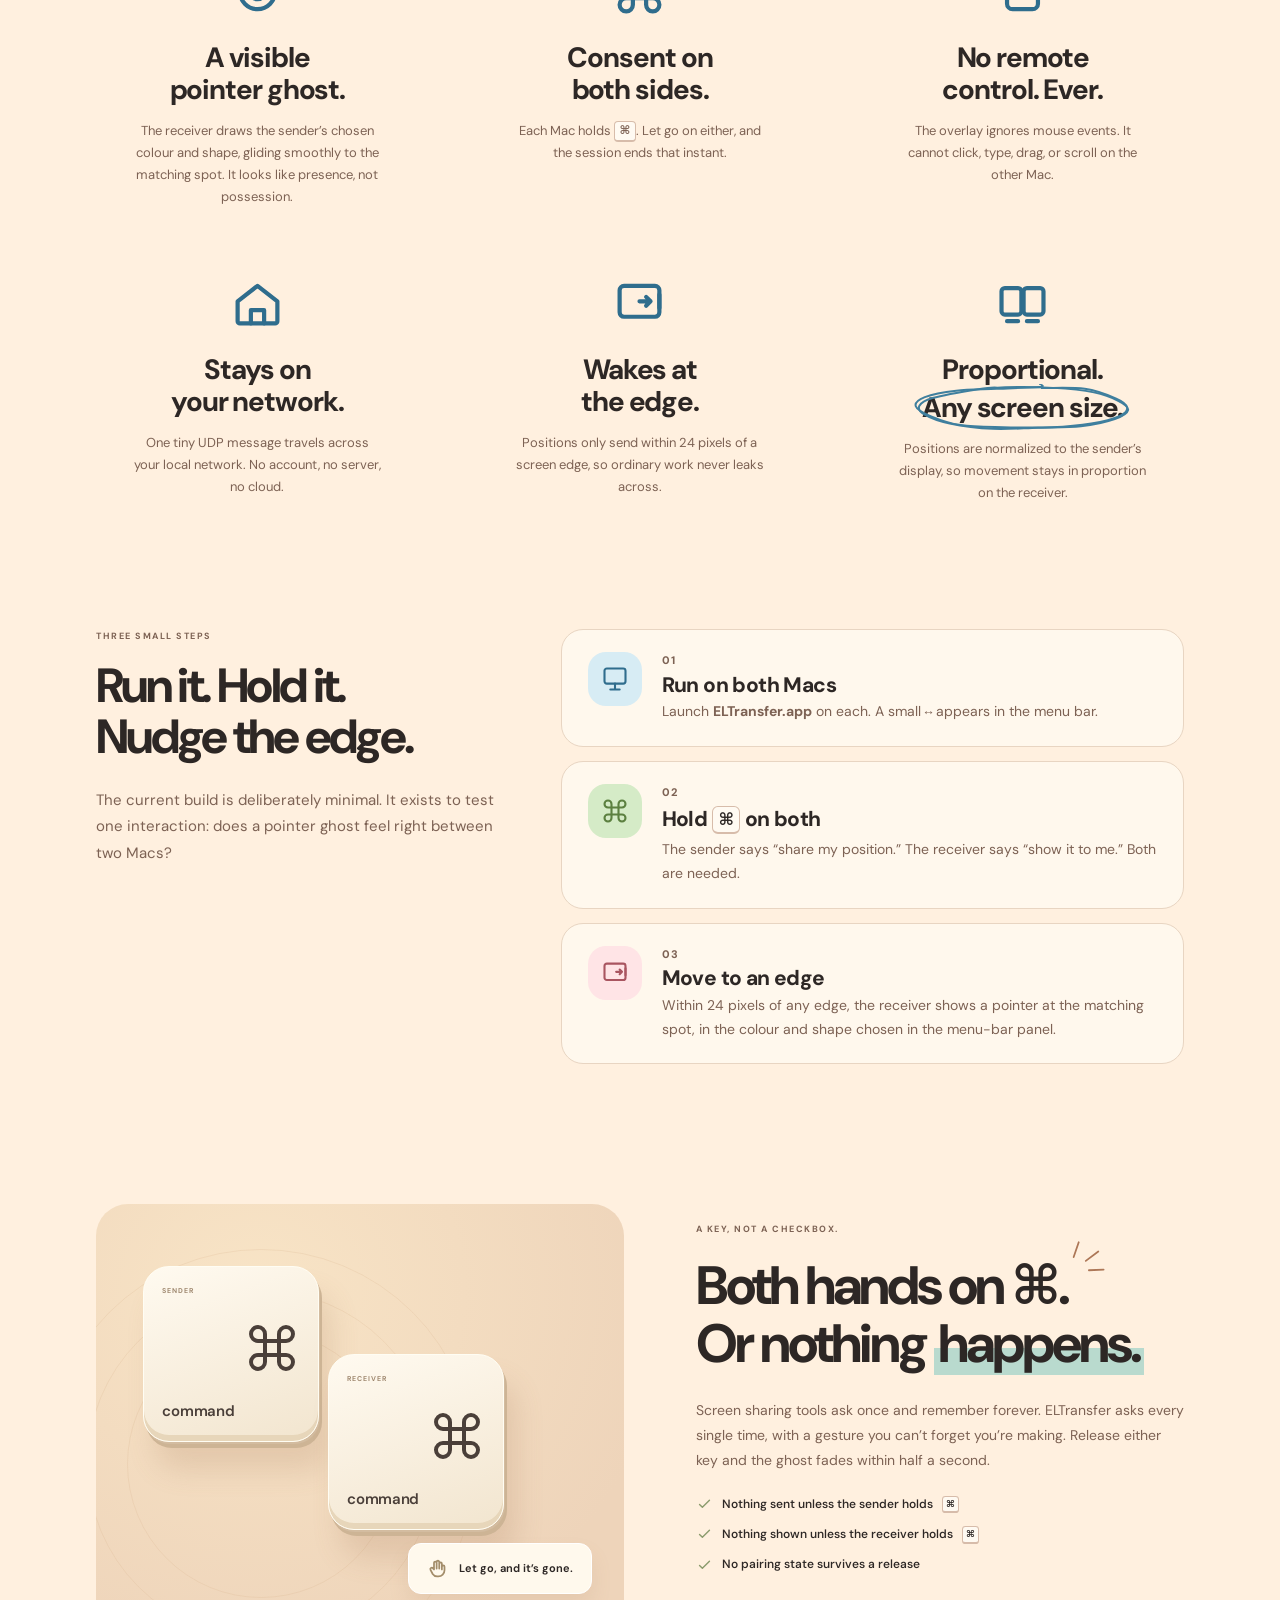
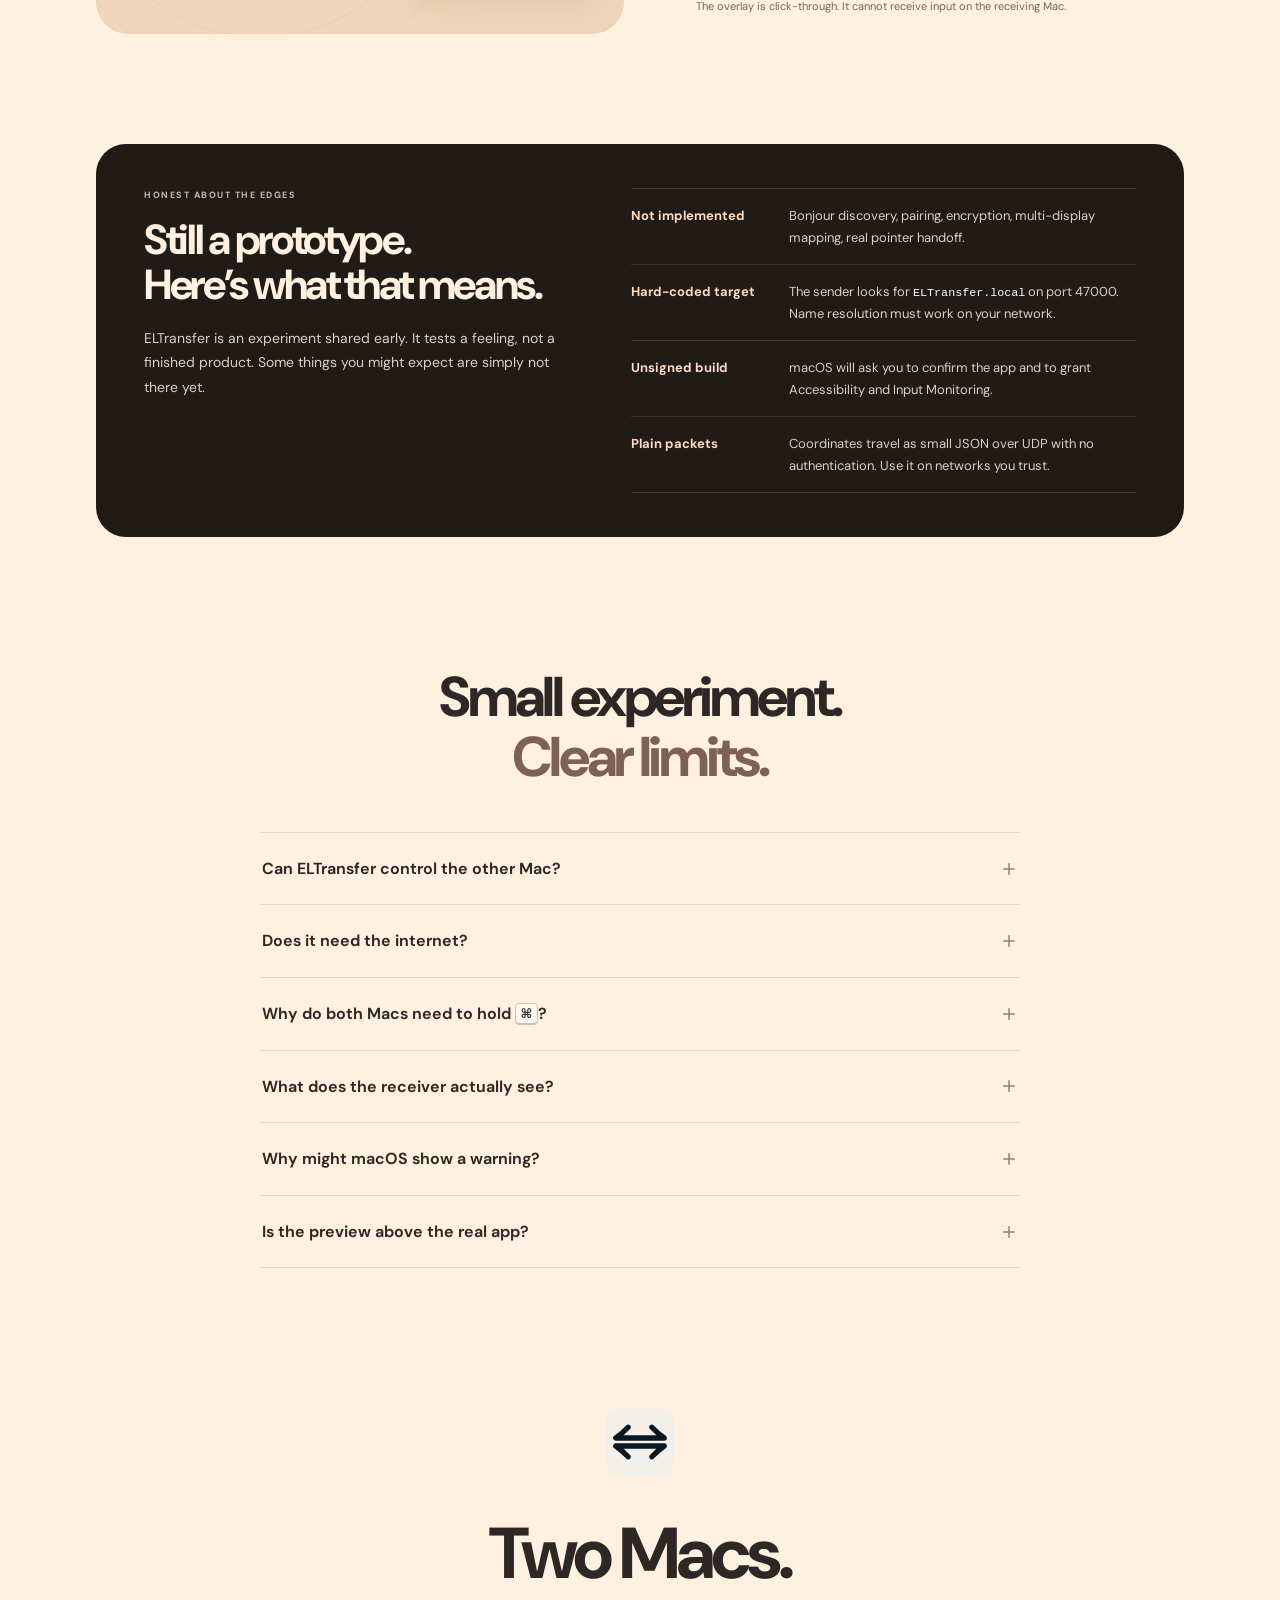
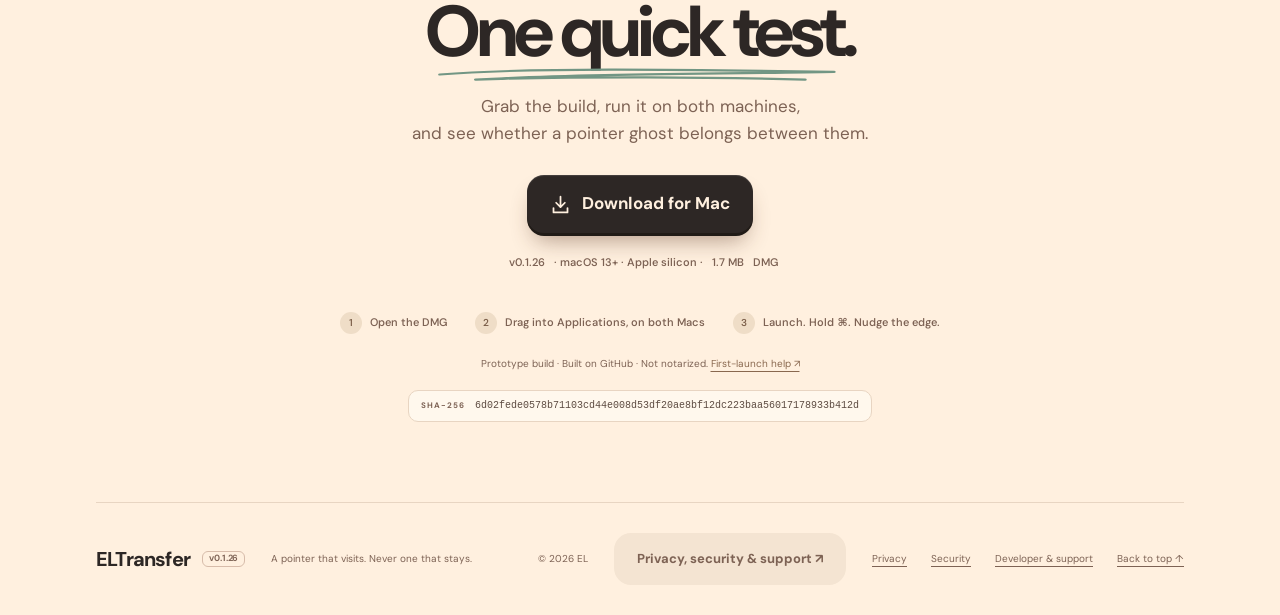
<file: eltransfer/index.html>
<!doctype html>
<html lang="en">
  <head>
    <meta charset="UTF-8" />
    <link rel="canonical" href="https://duuberian.com/eltransfer/" />
    <meta name="viewport" content="width=device-width, initial-scale=1" />
    <meta name="theme-color" content="#fff0df" />
    <meta
      name="description"
      content="ELTransfer shows where your cursor is on another Mac nearby. A pointer ghost, not a remote control. Local network only, consent on both sides."
    />
    <meta property="og:title" content="ELTransfer — Two Macs. One pointer." />
    <meta
      property="og:description"
      content="A small macOS prototype that shows a sender’s cursor position on a second Mac. No clicks, no typing, no cloud."
    />
    <link rel="icon" href="assets/eltransfer-logo.svg" type="image/svg+xml" />
    <link rel="preconnect" href="https://fonts.googleapis.com" />
    <link rel="preconnect" href="https://fonts.gstatic.com" crossorigin />
    <link
      href="https://fonts.googleapis.com/css2?family=DM+Sans:wght@400;450;500;550;600;650;700;750;800&display=swap"
      rel="stylesheet"
    />
    <link rel="preload" href="assets/desk-wallpaper.svg" as="image" />
    <link rel="stylesheet" href="styles.css?v=4" />
    <title>ELTransfer — Two Macs. One pointer.</title>
  </head>
  <body>
    <a class="skip-link" href="#main">Skip to content</a>
    <svg class="icon-library" xmlns="http://www.w3.org/2000/svg" aria-hidden="true">
      <defs>
        <symbol id="i-arrow" viewBox="0 0 24 24"><path d="M5 12h14m-6-6 6 6-6 6" /></symbol>
        <symbol id="i-download" viewBox="0 0 24 24"><path d="M12 3v12m-5-5 5 5 5-5M4 16v5h16v-5" /></symbol>
        <symbol id="i-command" viewBox="0 0 24 24"><path d="M9 9V6a3 3 0 1 0-3 3h3Zm0 0v6m0-6h6m0 0V6a3 3 0 1 1 3 3h-3Zm0 0v6m0 0h3a3 3 0 1 1-3 3v-3Zm0 0H9m0 0v3a3 3 0 1 1-3-3h3Z" /></symbol>
        <symbol id="i-pointer" viewBox="0 0 24 24"><path d="M5 3l14 8-6 2-3 6-5-16Z" /></symbol>
        <symbol id="i-ghost" viewBox="0 0 24 24"><circle cx="12" cy="12" r="8" /><circle cx="12" cy="12" r="3.5" /></symbol>
        <symbol id="i-lock" viewBox="0 0 24 24"><rect x="5" y="11" width="14" height="9" rx="2.5" /><path d="M8 11V8a4 4 0 0 1 8 0v3" /></symbol>
        <symbol id="i-mac" viewBox="0 0 24 24"><rect x="3" y="3" width="18" height="13" rx="2" /><path d="M8 21h8m-4-5v5" /></symbol>
        <symbol id="i-both" viewBox="0 0 24 24"><rect x="2.5" y="5" width="9" height="12" rx="1.5" /><rect x="12.5" y="5" width="9" height="12" rx="1.5" /><path d="M5 20h5m4 0h5" /></symbol>
        <symbol id="i-check" viewBox="0 0 24 24"><path d="m5 12 4 4L19 6" /></symbol>
        <symbol id="i-chat" viewBox="0 0 24 24"><path d="M5 3h14a2 2 0 0 1 2 2v10a2 2 0 0 1-2 2h-9l-5 4v-4a2 2 0 0 1-2-2V5a2 2 0 0 1 2-2Z" /><path d="M7 8h10M7 12h6" /></symbol>
        <symbol id="i-spark" viewBox="0 0 24 24"><path d="m12 3 2.5 6.5L21 12l-6.5 2.5L12 21l-2.5-6.5L3 12l6.5-2.5L12 3Z" /></symbol>
        <symbol id="i-house" viewBox="0 0 24 24"><path d="m3 11 9-7 9 7v9a1 1 0 0 1-1 1H4a1 1 0 0 1-1-1v-9Z" /><path d="M9 21v-6h6v6" /></symbol>
        <symbol id="i-plus" viewBox="0 0 24 24"><path d="M12 5v14M5 12h14" /></symbol>
        <symbol id="i-play" viewBox="0 0 24 24"><path d="M7 4.5v15l12-7.5-12-7.5Z" /></symbol>
        <symbol id="i-hand" viewBox="0 0 24 24"><path d="M8 13V5.5a1.5 1.5 0 0 1 3 0V12m0-7.5a1.5 1.5 0 0 1 3 0V12m0-5.5a1.5 1.5 0 0 1 3 0V13m0-3a1.5 1.5 0 0 1 3 0v4a7 7 0 0 1-7 7h-1.5a6 6 0 0 1-5-2.7L4 13.5a1.6 1.6 0 0 1 2.7-1.7L8 13" /></symbol>
        <symbol id="i-edge" viewBox="0 0 24 24"><rect x="3" y="4" width="18" height="14" rx="2" /><path d="M21 8v6M13 11h5m-2-2 2 2-2 2" /></symbol>
      </defs>
    </svg>

    <header class="site-header">
      <a class="brand" href="#top" aria-label="ELTransfer home"><span class="app-icon app-icon-small"><img src="assets/eltransfer-logo.svg" alt="" width="1024" height="1024" /></span>ELTransfer <span class="version" data-app-version>v0.1.26</span></a>
      <nav id="main-nav" aria-label="Main navigation">
        <a href="#demo"><svg class="icon" aria-hidden="true"><use href="#i-spark" /></svg>Demo</a>
        <a href="#how"><svg class="icon" aria-hidden="true"><use href="#i-both" /></svg>Features</a>
        <a href="#faq"><svg class="icon" aria-hidden="true"><use href="#i-chat" /></svg>FAQs</a>
        <a class="button button-soft header-download" href="downloads/ELTransfer.dmg" download><svg class="icon" aria-hidden="true"><use href="#i-download" /></svg>Download for Mac</a>
      </nav>
      <button class="menu-button" type="button" aria-label="Open menu" aria-controls="main-nav" aria-expanded="false"><span></span><span></span></button>
    </header>

    <main id="main">
      <section class="hero wrap" id="top">
        <svg class="notebook-doodle hero-screens" viewBox="0 0 120 80" aria-hidden="true" focusable="false">
          <rect x="4" y="14" width="44" height="30" rx="4" />
          <rect x="72" y="26" width="44" height="30" rx="4" />
          <path class="pencil-echo" d="M8 18h36M76 30h36" />
          <path d="M20 50h12M88 62h12" />
          <path class="doodle-arc" d="M40 30c14-18 34-14 44 4" />
          <path d="m80 28 4 6-7 .5" />
          <circle cx="98" cy="42" r="4" />
        </svg>
        <p class="hero-overline"><span class="status-dot"></span> Two Macs. One little pointer ghost.</p>
        <h1>Two Macs.<br /> One <span class="marker">pointer.</span></h1>
        <p class="hero-intro">
          Hold <kbd>⌘</kbd>, slide your cursor to the edge of one Mac,<br /> and a calm pointer ghost appears on the other.
          Nothing is clicked. Nothing is controlled.
        </p>
        <div class="hero-actions">
          <a class="button button-primary" href="downloads/ELTransfer.dmg" download><svg class="icon" aria-hidden="true"><use href="#i-download" /></svg>Download for Mac</a>
          <a class="button button-soft" href="#demo">See the ghost cross over<svg class="icon" aria-hidden="true"><use href="#i-arrow" /></svg></a>
        </div>
        <p class="compatibility">
          macOS 13+ <span>·</span> Apple silicon <span>·</span> <span data-download-size>1.7 MB</span> <span>·</span> Prototype <span data-app-version>v0.1.26</span>
        </p>
        <p class="trust-links"><a href="about.html#privacy-policy">Privacy</a> · <a href="about.html#security">Security details</a> · <a href="about.html#support">Developer &amp; support</a></p>
      </section>

      <section class="demo-section wrap" id="demo" aria-label="Interactive ELTransfer demonstration">
        <div class="demo-margin-note" aria-hidden="true">
          <span>try it!</span>
          <svg class="notebook-doodle" viewBox="0 0 112 72" focusable="false"><path d="M99 8c-6 25-39 31-51 16-10-14 9-23 15-9 8 19-18 42-48 40M26 45 13 55l15 8" /></svg>
        </div>

        <div class="desk" id="desk" data-sender="released" data-receiver="released" data-link="idle">
          <div class="desk-macs">
            <figure class="mac sender" id="sender-mac">
              <div class="mac-screen" id="sender-screen">
                <div class="mac-menubar">
                  <span class="mac-app"><strong>ELTransfer</strong><span class="mac-status" aria-hidden="true">↔</span></span>
                  <span class="mac-system"><svg class="icon" aria-hidden="true"><use href="#i-command" /></svg><span class="consent-pill" id="sender-pill">⌘ released</span><time class="mac-clock" aria-label="Local time"></time></span>
                </div>
                <div class="edge-zone" aria-hidden="true"></div>
                <div class="mac-canvas" id="sender-canvas">
                  <svg class="mac-cursor" id="sender-cursor" viewBox="0 0 24 24" aria-hidden="true"><path d="M5 3l14 8-6 2-3 6-5-16Z" /></svg>
                  <p class="mac-hint" id="sender-hint">Hold <kbd>⌘</kbd> and move toward an edge</p>
                </div>
              </div>
              <figcaption><strong>Sender</strong><span>Your cursor lives here</span></figcaption>
            </figure>

            <div class="link" aria-hidden="true">
              <svg class="link-wire" viewBox="0 0 120 40" preserveAspectRatio="none"><path d="M2 20h116" /></svg>
              <span class="packet" id="packet"></span>
              <span class="link-label" id="link-label">UDP · local network</span>
              <code class="link-readout" id="link-readout">x 0.28 · y 0.44</code>
            </div>

            <figure class="mac receiver" id="receiver-mac">
              <div class="mac-screen" id="receiver-screen">
                <div class="mac-menubar">
                  <span class="mac-app"><strong>ELTransfer</strong><span class="mac-status" aria-hidden="true">↔</span></span>
                  <span class="mac-system"><svg class="icon" aria-hidden="true"><use href="#i-command" /></svg><span class="consent-pill" id="receiver-pill">⌘ released</span><time class="mac-clock" aria-label="Local time"></time></span>
                </div>
                <div class="mac-canvas">
                  <span class="ghost" id="receiver-ghost"><span></span></span>
                  <p class="mac-hint" id="receiver-hint">Waiting for a pointer</p>
                </div>
              </div>
              <figcaption><strong>Receiver</strong><span>Shows the matching spot</span></figcaption>
            </figure>
          </div>
          <p class="desk-caption"><span class="status-dot"></span><span id="demo-caption">Both Macs are idle. Hold ⌘ on each to begin.</span></p>
        </div>

        <div class="demo-controls">
          <p>Consent is a key, not a setting. Toggle it on each Mac, or hold the real <kbd>⌘</kbd> key.</p>
          <div class="consent-group" role="group" aria-label="Demo consent controls">
            <button type="button" class="consent-toggle" data-side="sender" aria-pressed="false"><svg class="icon" aria-hidden="true"><use href="#i-command" /></svg><span>Hold ⌘ on Sender</span></button>
            <button type="button" class="consent-toggle" data-side="receiver" aria-pressed="false"><svg class="icon" aria-hidden="true"><use href="#i-command" /></svg><span>Hold ⌘ on Receiver</span></button>
            <button type="button" class="consent-toggle play" id="demo-play"><svg class="icon" aria-hidden="true"><use href="#i-play" /></svg><span>Play the whole thing</span></button>
          </div>
          <p class="demo-disclaimer">Just a demo. No packets leave this page.</p>
        </div>
        <p class="sr-only" role="status" aria-live="polite" id="demo-status"></p>
        <noscript><p class="noscript-note">This is an illustrative preview. Enable JavaScript to move the pointer; downloads and FAQs work without it.</p></noscript>
      </section>

      <section class="features wrap section" id="how">
        <h2 class="section-title">A pointer hint.<br /> Not a <span class="drawn-underline">takeover.</span></h2>
        <div class="feature-grid">
          <article>
            <svg class="feature-icon icon feature-ghost" viewBox="0 0 24 24" aria-hidden="true">
              <circle class="ghost-ring" cx="12" cy="12" r="8" />
              <circle class="ghost-core" cx="12" cy="12" r="3.5" />
            </svg>
            <h3>A visible<br /> pointer ghost.</h3>
            <p>The receiver draws the sender’s chosen colour and shape, gliding smoothly to the matching spot. It looks like presence, not possession.</p>
          </article>
          <article>
            <svg class="feature-icon icon feature-command" viewBox="0 0 24 24" aria-hidden="true">
              <path class="cmd-shape" d="M9 9V6a3 3 0 1 0-3 3h3Zm0 0v6m0-6h6m0 0V6a3 3 0 1 1 3 3h-3Zm0 0v6m0 0h3a3 3 0 1 1-3 3v-3Zm0 0H9m0 0v3a3 3 0 1 1-3-3h3Z" />
            </svg>
            <h3>Consent on<br /> both sides.</h3>
            <p>Each Mac holds <kbd>⌘</kbd>. Let go on either, and the session ends that instant.</p>
          </article>
          <article>
            <svg class="feature-icon icon feature-lock" viewBox="0 0 24 24" aria-hidden="true">
              <rect x="5" y="11" width="14" height="9" rx="2.5" />
              <path class="lock-shackle" d="M8 11V8a4 4 0 0 1 8 0v3" />
              <circle class="lock-dot icon-detail" cx="12" cy="15.5" r="1.2" fill="currentColor" stroke="none" />
            </svg>
            <h3>No remote<br /> control. Ever.</h3>
            <p>The overlay ignores mouse events. It cannot click, type, drag, or scroll on the other Mac.</p>
          </article>
          <article>
            <svg class="feature-icon icon feature-house" viewBox="0 0 24 24" aria-hidden="true">
              <path d="m3 11 9-7 9 7v9a1 1 0 0 1-1 1H4a1 1 0 0 1-1-1v-9Z" />
              <path class="house-door" pathLength="1" d="M9 21v-6h6v6" />
              <path class="house-signal icon-detail" d="M15 7.5a3 3 0 0 1 3 0" />
            </svg>
            <h3>Stays on<br /> your network.</h3>
            <p>One tiny UDP message travels across your local network. No account, no server, no cloud.</p>
          </article>
          <article>
            <svg class="feature-icon icon feature-edge" viewBox="0 0 24 24" aria-hidden="true">
              <rect x="3" y="4" width="18" height="14" rx="2" />
              <path class="edge-glow" d="M21 8v6" />
              <path class="edge-arrow" d="M12 11h5m-2-2 2 2-2 2" />
            </svg>
            <h3>Wakes at<br /> the edge.</h3>
            <p>Positions only send within 24 pixels of a screen edge, so ordinary work never leaks across.</p>
          </article>
          <article>
            <svg class="feature-icon icon feature-both" viewBox="0 0 24 24" aria-hidden="true">
              <rect x="2.5" y="5" width="9" height="12" rx="1.5" />
              <rect x="12.5" y="5" width="9" height="12" rx="1.5" />
              <path d="M5 20h5m4 0h5" />
              <circle class="both-dot icon-detail" cx="7" cy="11" r="1.4" fill="currentColor" stroke="none" />
            </svg>
            <h3>Proportional.<br /> <span class="drawn-circle">Any screen size.</span></h3>
            <p>Positions are normalized to the sender’s display, so movement stays in proportion on the receiver.</p>
          </article>
        </div>
      </section>

      <section class="steps-section wrap" aria-labelledby="steps-title">
        <div class="steps-intro">
          <p class="eyebrow">THREE SMALL STEPS</p>
          <h2 id="steps-title">Run it. Hold it.<br /> Nudge the edge.</h2>
          <p>The current build is deliberately minimal. It exists to test one interaction: does a pointer ghost feel right between two Macs?</p>
        </div>
        <ol class="steps">
          <li>
            <span class="step-number" aria-hidden="true">01</span>
            <svg class="icon" aria-hidden="true"><use href="#i-mac" /></svg>
            <h3>Run on both Macs</h3>
            <p>Launch <strong>ELTransfer.app</strong> on each. A small <code>↔</code> appears in the menu bar.</p>
          </li>
          <li>
            <span class="step-number" aria-hidden="true">02</span>
            <svg class="icon" aria-hidden="true"><use href="#i-command" /></svg>
            <h3>Hold <kbd>⌘</kbd> on both</h3>
            <p>The sender says “share my position.” The receiver says “show it to me.” Both are needed.</p>
          </li>
          <li>
            <span class="step-number" aria-hidden="true">03</span>
            <svg class="icon" aria-hidden="true"><use href="#i-edge" /></svg>
            <h3>Move to an edge</h3>
            <p>Within 24 pixels of any edge, the receiver shows a pointer at the matching spot, in the colour and shape chosen in the menu-bar panel.</p>
          </li>
        </ol>
      </section>

      <section class="consent wrap" id="consent">
        <div class="consent-art" role="img" aria-label="Illustration of two Command key caps, one for each Mac, both pressed at the same time.">
          <div class="consent-orbit" aria-hidden="true"></div>
          <div class="keycap keycap-sender" aria-hidden="true">
            <small>SENDER</small>
            <svg class="icon" aria-hidden="true"><use href="#i-command" /></svg>
            <span>command</span>
          </div>
          <div class="keycap keycap-receiver" aria-hidden="true">
            <small>RECEIVER</small>
            <svg class="icon" aria-hidden="true"><use href="#i-command" /></svg>
            <span>command</span>
          </div>
          <div class="consent-tag" aria-hidden="true">
            <svg class="icon"><use href="#i-hand" /></svg><span>Let go, and it’s gone.</span>
          </div>
        </div>
        <div class="consent-copy">
          <p class="eyebrow">A KEY, NOT A CHECKBOX.</p>
          <h2><span class="notebook-heading">Both hands on ⌘.<svg class="notebook-doodle consent-rays" viewBox="0 0 48 50" aria-hidden="true" focusable="false"><path d="m8 25 9-17M22 32l17-9M24 44l18 2" /></svg></span><br /> Or nothing <span class="marker marker-small">happens.</span></h2>
          <p>
            Screen sharing tools ask once and remember forever. ELTransfer asks every single time, with a gesture you can’t forget you’re making.
            Release either key and the ghost fades within half a second.
          </p>
          <ul>
            <li><svg class="icon" aria-hidden="true"><use href="#i-check" /></svg>Nothing sent unless the sender holds <kbd>⌘</kbd></li>
            <li><svg class="icon" aria-hidden="true"><use href="#i-check" /></svg>Nothing shown unless the receiver holds <kbd>⌘</kbd></li>
            <li><svg class="icon" aria-hidden="true"><use href="#i-check" /></svg>No pairing state survives a release</li>
          </ul>
          <p class="consent-note">The overlay is click-through. It cannot receive input on the receiving Mac.</p>
        </div>
      </section>

      <section class="limits wrap" aria-labelledby="limits-title">
        <div class="limits-card">
          <div>
            <p class="eyebrow">HONEST ABOUT THE EDGES</p>
            <h2 id="limits-title">Still a prototype.<br /> Here’s what that means.</h2>
            <p>ELTransfer is an experiment shared early. It tests a feeling, not a finished product. Some things you might expect are simply not there yet.</p>
          </div>
          <ul class="limits-list">
            <li><strong>Not implemented</strong><span>Bonjour discovery, pairing, encryption, multi-display mapping, real pointer handoff.</span></li>
            <li><strong>Hard-coded target</strong><span>The sender looks for <code>ELTransfer.local</code> on port 47000. Name resolution must work on your network.</span></li>
            <li><strong>Unsigned build</strong><span>macOS will ask you to confirm the app and to grant Accessibility and Input Monitoring.</span></li>
            <li><strong>Plain packets</strong><span>Coordinates travel as small JSON over UDP with no authentication. Use it on networks you trust.</span></li>
          </ul>
        </div>
      </section>

      <section class="faq section wrap" id="faq">
        <h2 class="section-title">Small experiment.<br /> <span class="muted">Clear limits.</span></h2>
        <div class="faq-list">
          <details>
            <summary><span>Can ELTransfer control the other Mac?</span><svg class="icon" aria-hidden="true"><use href="#i-plus" /></svg></summary>
            <p>No. It sends normalized cursor coordinates and draws an overlay. It cannot move the receiving Mac’s real cursor, click, type, drag, or scroll. The overlay window ignores mouse events entirely.</p>
          </details>
          <details>
            <summary><span>Does it need the internet?</span><svg class="icon" aria-hidden="true"><use href="#i-plus" /></svg></summary>
            <p>No. Both Macs need to be reachable on the same local network. There is no cloud service, no account, and no update feed in this build.</p>
          </details>
          <details>
            <summary><span>Why do both Macs need to hold <kbd>⌘</kbd>?</span><svg class="icon" aria-hidden="true"><use href="#i-plus" /></svg></summary>
            <p>It is a consent gesture. Holding the key means “I’m allowing this right now.” Letting go stops sending on one side and stops showing on the other. Nothing is remembered between sessions.</p>
          </details>
          <details>
            <summary><span>What does the receiver actually see?</span><svg class="icon" aria-hidden="true"><use href="#i-plus" /></svg></summary>
            <p>A soft pointer in the sender’s chosen colour — red, green, blue, yellow or purple — as a circle, rounded square or sharp square. It springs to the proportional position of the sender’s cursor and fades away when packets stop arriving.</p>
          </details>
          <details id="launch-faq">
            <summary><span>Why might macOS show a warning?</span><svg class="icon" aria-hidden="true"><use href="#i-plus" /></svg></summary>
            <p>This prototype is not signed or notarized. If macOS blocks launch, right-click ELTransfer in Applications and choose Open, or allow it in System Settings → Privacy &amp; Security. It also needs Accessibility and Input Monitoring to read the cursor position and the <kbd>⌘</kbd> key. Only open software you trust.</p>
          </details>
          <details>
            <summary><span>Is the preview above the real app?</span><svg class="icon" aria-hidden="true"><use href="#i-plus" /></svg></summary>
            <p>It is an illustration of the interaction, not the macOS app. It mirrors the real behaviour: consent on both sides, activation near the edge, a proportional ghost. Nothing is sent from this page.</p>
          </details>
        </div>
      </section>

      <section class="install wrap" id="install">
        <span class="app-icon app-icon-large"><img src="assets/eltransfer-logo.svg" alt="" width="1024" height="1024" /></span>
        <h2>Two Macs.<br /> <span class="notebook-living">One quick test.<svg class="notebook-doodle living-scribble" viewBox="0 0 300 22" preserveAspectRatio="none" aria-hidden="true" focusable="false"><path pathLength="1" d="M5 11C67 3 174 5 291 8 229 10 105 10 31 17c78-4 172-3 239 0" /></svg></span></h2>
        <p>Grab the build, run it on both machines,<br /> and see whether a pointer ghost belongs between them.</p>
        <a class="button button-primary" href="downloads/ELTransfer.dmg" download><svg class="icon" aria-hidden="true"><use href="#i-download" /></svg>Download for Mac</a>
        <p class="compatibility"><span data-app-version>v0.1.26</span> · macOS 13+ · Apple silicon · <span data-download-size>1.7 MB</span> DMG</p>
        <ol class="install-steps">
          <li><span aria-hidden="true">1</span> Open the DMG</li>
          <li><span aria-hidden="true">2</span> Drag into Applications, on both Macs</li>
          <li><span aria-hidden="true">3</span> Launch. Hold ⌘. Nudge the edge.</li>
        </ol>
        <p class="preview-note">
          Prototype build · Built on GitHub · Not notarized.
          <a href="#launch-faq" id="launch-help">First-launch help ↗</a>
        </p>
        <p class="checksum"><span>SHA-256</span><code data-download-sha256>6d02fede0578b71103cd44e008d53df20ae8bf12dc223baa56017178933b412d</code></p>
      </section>
    </main>

    <footer class="wrap">
      <a class="brand" href="#top" aria-label="ELTransfer home">ELTransfer <span class="version" data-app-version>v0.1.26</span></a>
      <p>A pointer that visits. Never one that stays.</p>
      <span>© 2026 EL</span>
      <a class="button button-soft about-button" href="about.html">Privacy, security &amp; support ↗</a>
      <nav class="footer-links" aria-label="Footer navigation"><a href="about.html#privacy-policy">Privacy</a> <a href="about.html#security">Security</a> <a href="about.html#support">Developer &amp; support</a> <a href="#top">Back to top ↑</a></nav>
    </footer>

    <div class="download-toast" role="status" aria-live="polite">
      <span class="toast-icon"><svg class="icon" aria-hidden="true"><use href="#i-download" /></svg></span>
      <span><strong>Your download is starting.</strong><small>Open the DMG, then drag ELTransfer to Applications on both Macs.</small></span>
    </div>
    <script src="script.js?v=4"></script>
  </body>
</html>
</file>
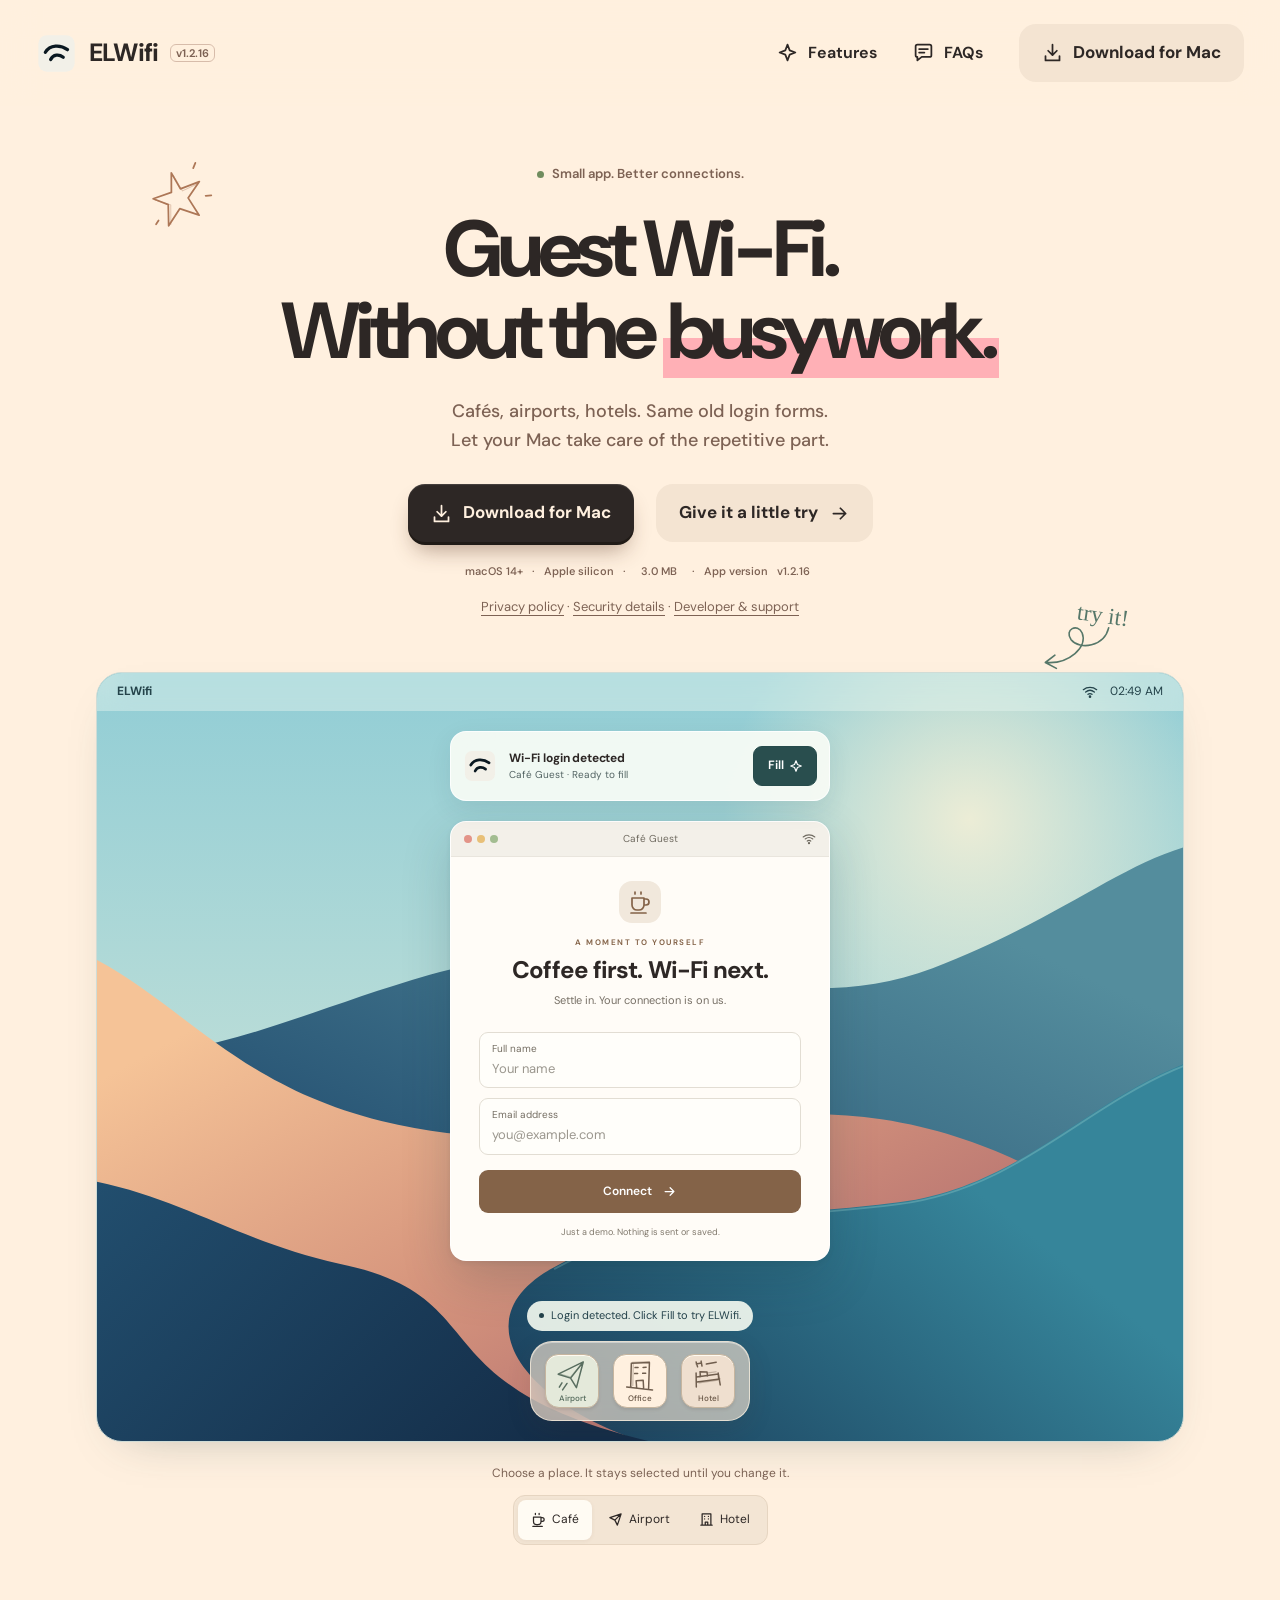
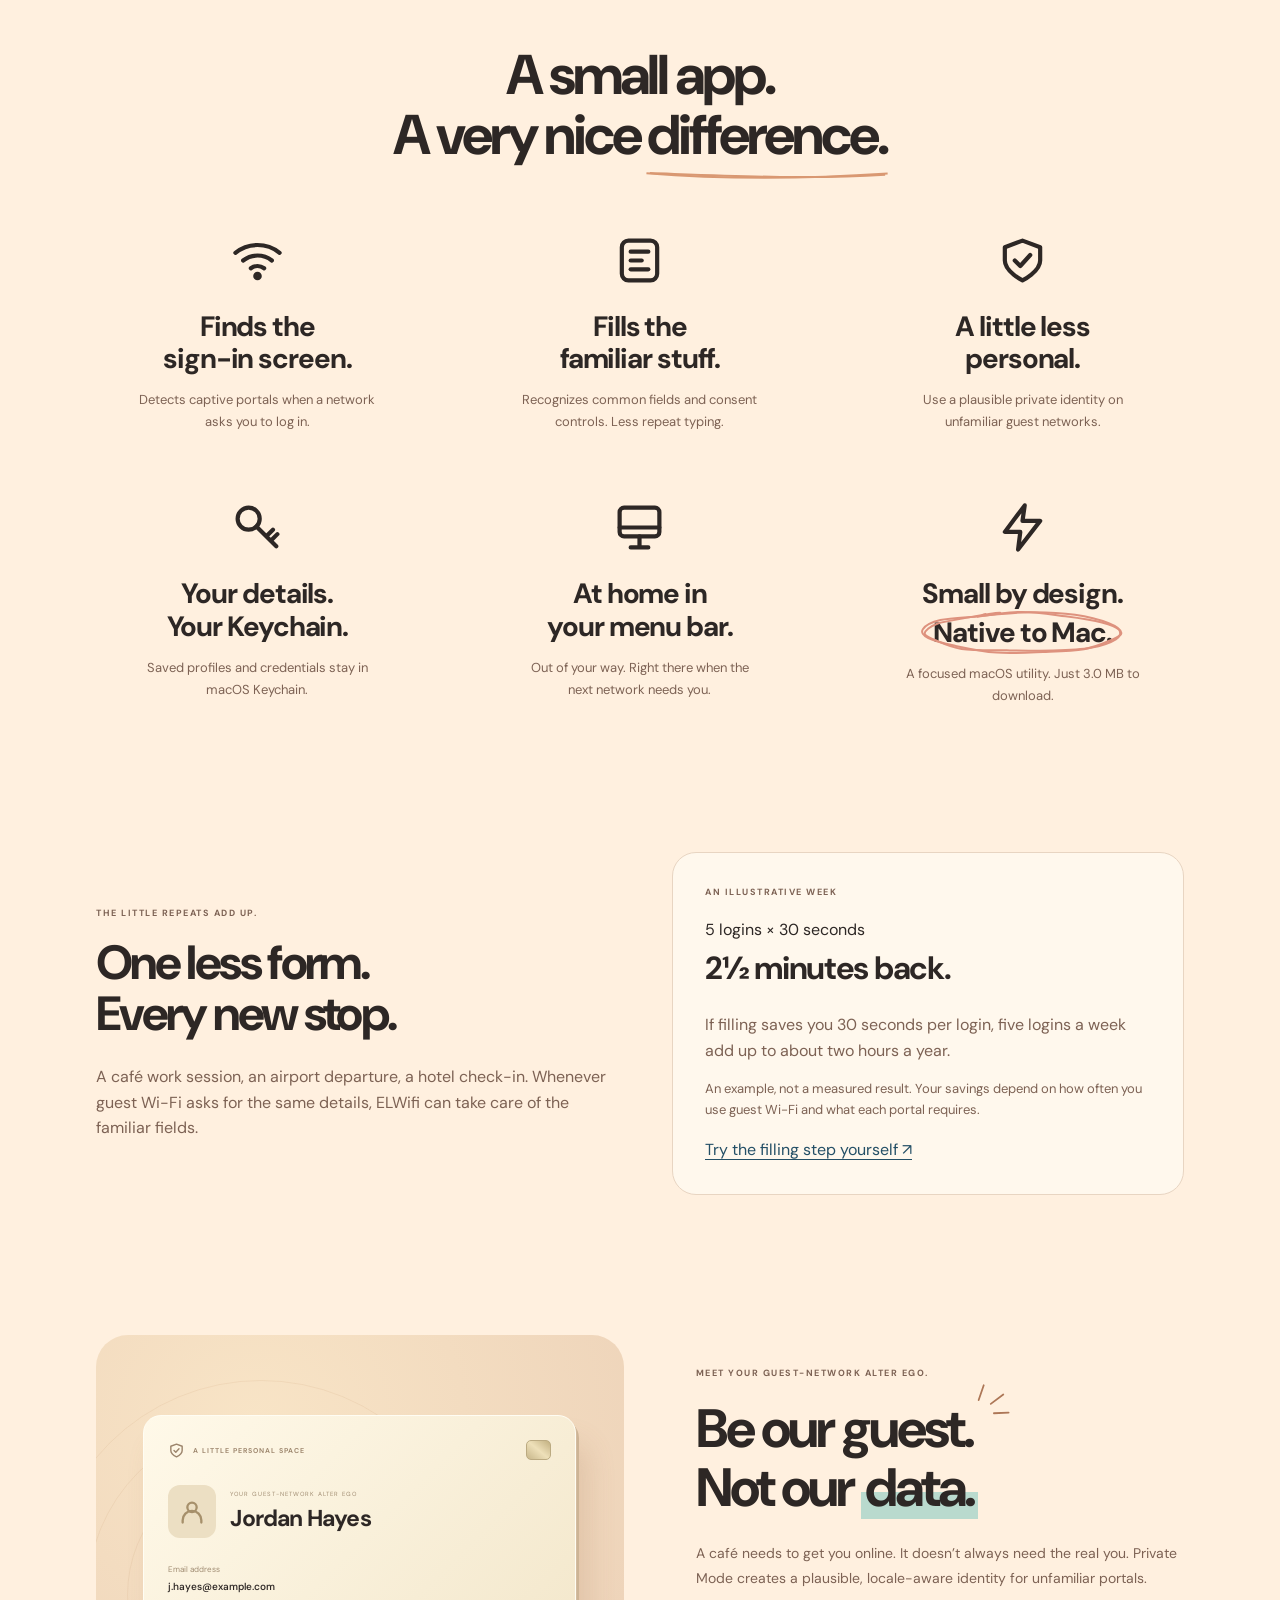
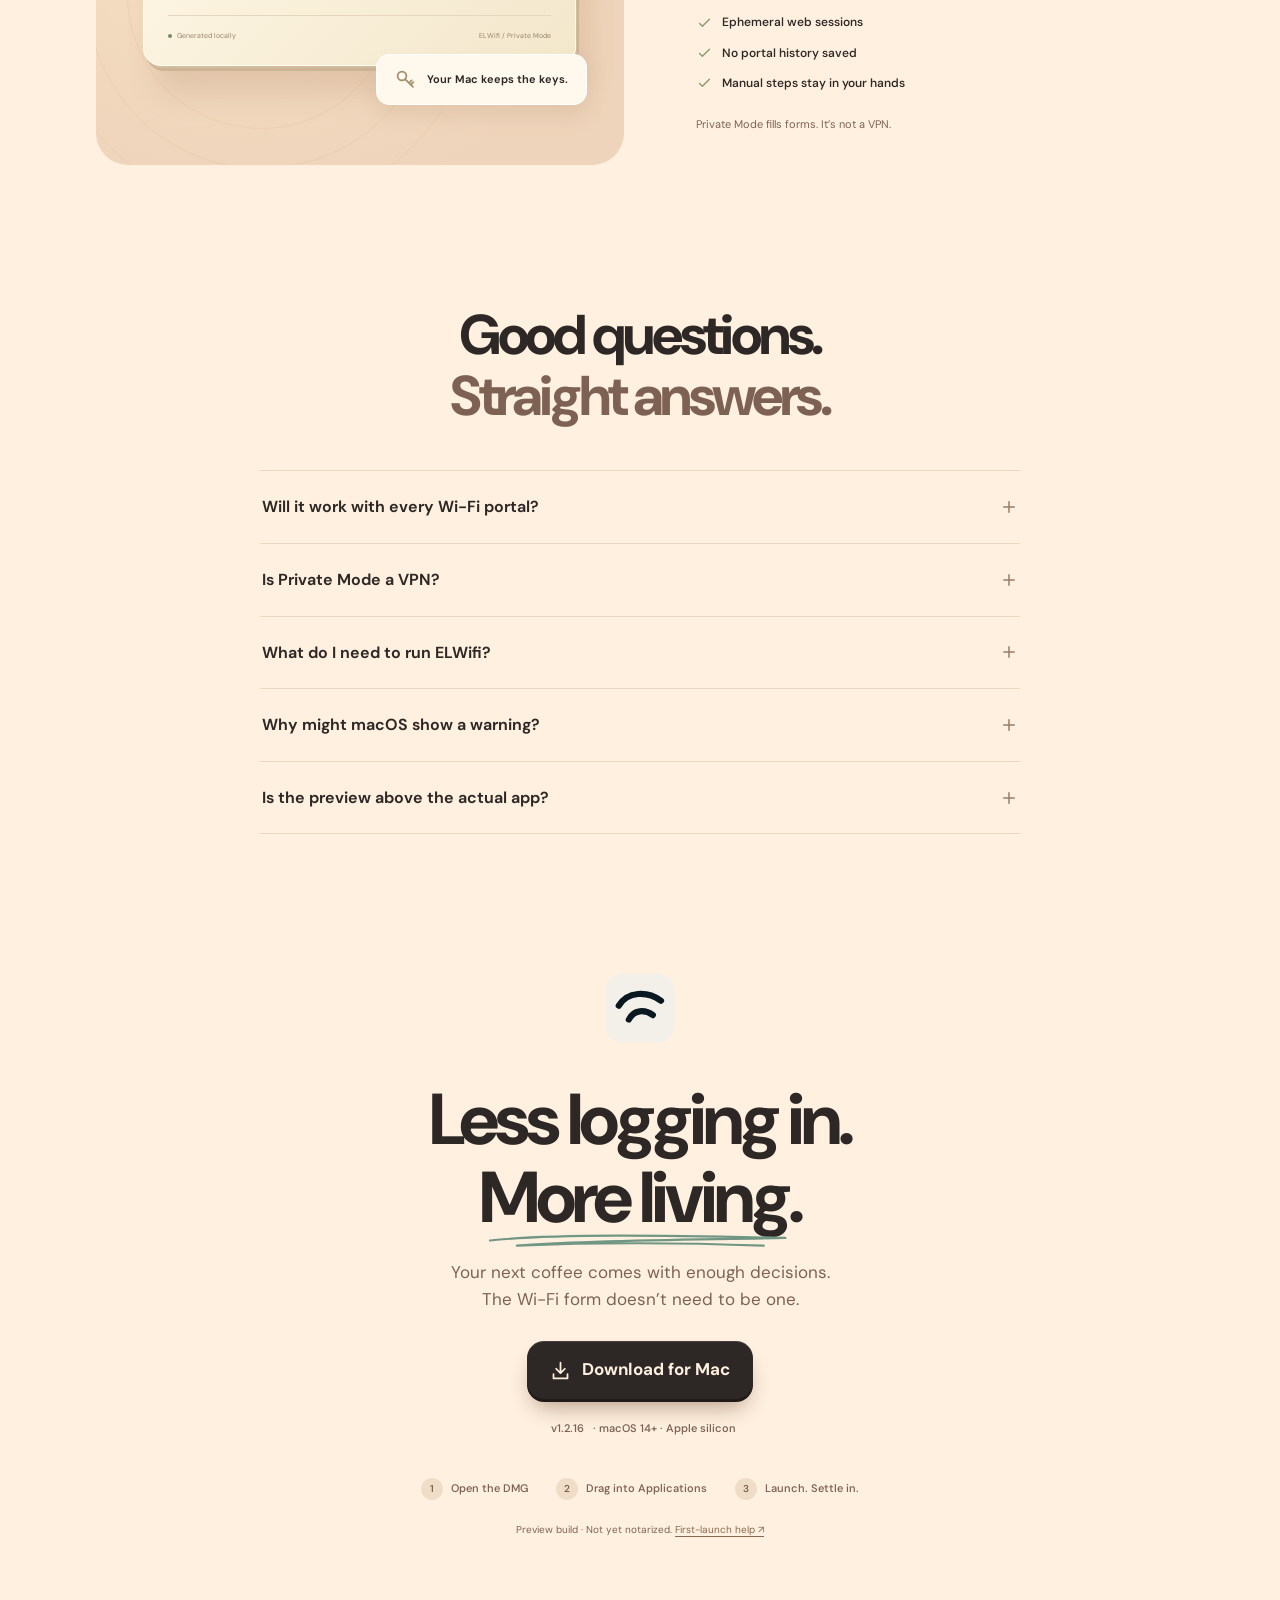
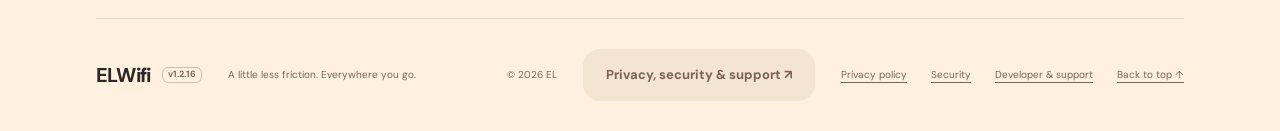
<file: elwifi/index.html>
<!doctype html>
<html lang="en">
  <head>
    <meta charset="UTF-8" />
    <link rel="canonical" href="https://duuberian.com/elwifi/" />
    <meta name="viewport" content="width=device-width, initial-scale=1" />
    <meta name="theme-color" content="#fff0df" />
    <meta
      name="description"
      content="Guest Wi-Fi without the busywork. ELWifi helps fill captive portal login forms on your Mac, with private identities and Keychain storage."
    />
    <meta
      property="og:title"
      content="ELWifi — Guest Wi-Fi. Without the busywork."
    />
    <meta
      property="og:description"
      content="A quietly useful Mac app for cafés, airports, and everywhere in between."
    />
    <link rel="icon" href="assets/elwifi-logo.svg" type="image/svg+xml" />
    <link rel="preconnect" href="https://fonts.googleapis.com" />
    <link rel="preconnect" href="https://fonts.gstatic.com" crossorigin />
    <link
      href="https://fonts.googleapis.com/css2?family=DM+Sans:wght@400;450;500;550;600;650;700;750;800&display=swap"
      rel="stylesheet"
    />
    <link rel="preload" href="assets/desktop-wallpaper.svg" as="image" />
    <link rel="stylesheet" href="styles.css?v=25" />
    <title>ELWifi — Guest Wi-Fi. Without the busywork.</title>
  </head>
  <body>
    <a class="skip-link" href="#main">Skip to content</a>
    <svg
      class="icon-library"
      xmlns="http://www.w3.org/2000/svg"
      aria-hidden="true"
    >
      <defs>
        <symbol id="i-wifi" viewBox="0 0 24 24">
          <path
            d="M2 8.5a16 16 0 0 1 20 0M5.5 12a10.5 10.5 0 0 1 13 0M9 15.5a5 5 0 0 1 6 0"
          />
          <circle cx="12" cy="19" r="1" />
        </symbol>
        <symbol id="i-arrow" viewBox="0 0 24 24">
          <path d="M5 12h14m-6-6 6 6-6 6" />
        </symbol>
        <symbol id="i-download" viewBox="0 0 24 24">
          <path d="M12 3v12m-5-5 5 5 5-5M4 16v5h16v-5" />
        </symbol>
        <symbol id="i-shield" viewBox="0 0 24 24">
          <path d="m12 3 8 3v6c0 5-8 9-8 9s-8-4-8-9V6l8-3Z" />
          <path d="m8.5 12 2.5 2.5 4.5-5" />
        </symbol>
        <symbol id="i-form" viewBox="0 0 24 24">
          <rect x="4" y="3" width="16" height="18" rx="3" />
          <path d="M8 8h8M8 12h5M8 16h8" />
        </symbol>
        <symbol id="i-check" viewBox="0 0 24 24">
          <path d="m5 12 4 4L19 6" />
        </symbol>
        <symbol id="i-key" viewBox="0 0 24 24">
          <circle cx="8" cy="8" r="5" />
          <path d="m11.5 11.5 9 9M16 16l3-3m-1 5 3-3" />
        </symbol>
        <symbol id="i-mac" viewBox="0 0 24 24">
          <rect x="3" y="3" width="18" height="13" rx="2" />
          <path d="M8 21h8m-4-5v5M3 12h18" />
        </symbol>
        <symbol id="i-user" viewBox="0 0 24 24">
          <circle cx="12" cy="8" r="4" />
          <path d="M4 21v-2a8 8 0 0 1 16 0v2" />
        </symbol>
        <symbol id="i-plus" viewBox="0 0 24 24">
          <path d="M12 5v14M5 12h14" />
        </symbol>
        <symbol id="i-folder" viewBox="0 0 24 24">
          <path
            d="M3 8V5a2 2 0 0 1 2-2h5l3 4h6a2 2 0 0 1 2 2v10a2 2 0 0 1-2 2H5a2 2 0 0 1-2-2V8Z"
          />
        </symbol>
        <symbol id="i-coffee" viewBox="0 0 24 24">
          <path
            d="M4 8h12v7a5 5 0 0 1-5 5H9a5 5 0 0 1-5-5V8ZM16 9h2a3 3 0 1 1 0 6h-2M3 23h15M7 2v2m6-2v2"
          />
        </symbol>
        <symbol id="i-plane" viewBox="0 0 24 24">
          <path d="m21 3-6 18-4-8-8-4L21 3ZM11 13 21 3" />
        </symbol>
        <symbol id="i-hotel" viewBox="0 0 24 24">
          <path
            d="M5 21V3h14v18M3 21h18M10 21v-5h4v5M9 7h.01M15 7h.01M9 11h.01M15 11h.01"
          />
        </symbol>
        <symbol id="i-spark" viewBox="0 0 24 24">
          <path
            d="m12 3 2.5 6.5L21 12l-6.5 2.5L12 21l-2.5-6.5L3 12l6.5-2.5L12 3Z"
          />
        </symbol>
        <symbol id="i-chat" viewBox="0 0 24 24">
          <path
            d="M5 3h14a2 2 0 0 1 2 2v10a2 2 0 0 1-2 2h-9l-5 4v-4a2 2 0 0 1-2-2V5a2 2 0 0 1 2-2Z"
          />
          <path d="M7 8h10M7 12h6" />
        </symbol>
        <symbol id="i-bolt" viewBox="0 0 24 24">
          <path d="m13 2-9 12h7l-1 8 10-13h-8l1-7Z" />
        </symbol>
        <symbol id="i-reset" viewBox="0 0 24 24">
          <path d="M3 10a9 9 0 1 1 1 8M3 4v6h6" />
        </symbol>
      </defs>
    </svg>
    <header class="site-header">
      <a class="brand" href="#top" aria-label="ELWifi home"
        ><span class="app-icon app-icon-small"
          ><img src="assets/elwifi-logo.svg" alt="" width="1024" height="1024" /></span>ELWifi <span class="version" data-app-version>v1.2.16</span></a
      >
      <nav id="main-nav" aria-label="Main navigation">
        <a href="#how"
          ><svg class="icon" aria-hidden="true"><use href="#i-spark" /></svg
          >Features</a
        ><a href="#faq"
          ><svg class="icon" aria-hidden="true"><use href="#i-chat" /></svg
          >FAQs</a
        ><a
          class="button button-soft header-download"
          href="downloads/ELWifi.dmg"
          download
          ><svg class="icon" aria-hidden="true"><use href="#i-download" /></svg
          >Download for Mac</a
        >
      </nav>
      <button
        class="menu-button"
        type="button"
        aria-label="Open menu"
        aria-controls="main-nav"
        aria-expanded="false"
      >
        <span></span><span></span>
      </button>
    </header>
    <main id="main">
      <section class="hero wrap" id="top">
        <svg class="notebook-doodle hero-star" viewBox="0 0 80 90" aria-hidden="true" focusable="false">
          <path d="M34 9 41 31 66 27 48 44 57 68 35 55 17 73 22 47 5 36 29 33 34 9Z" />
          <path class="pencil-echo" d="m36 13 7 21 21-5M20 72l5-24-18-10" />
          <path d="m62 9 4-6m4 43 7 1M6 64l-4 4" />
        </svg>
        <p class="hero-overline">
          <span class="status-dot"></span> Small app. Better connections.
        </p>
        <h1>
          Guest Wi-Fi.<br /> Without the <span class="marker">busywork.</span>
        </h1>
        <p class="hero-intro">
          Cafés, airports, hotels. Same old login forms.<br /> Let your Mac take
          care of the repetitive part.
        </p>
        <div class="hero-actions">
          <a class="button button-primary" href="downloads/ELWifi.dmg" download
            ><svg class="icon" aria-hidden="true">
              <use href="#i-download" /></svg
            >Download for Mac</a
          ><a class="button button-soft" href="#demo"
            >Give it a little try<svg class="icon" aria-hidden="true">
              <use href="#i-arrow" /></svg
          ></a>
        </div>
        <p class="compatibility">
          macOS 14+ <span>·</span> Apple silicon <span>·</span> <span data-download-size>3.0 MB</span>
          <span>·</span> App version <span data-app-version>v1.2.16</span>
        </p>
        <p class="trust-links"><a href="about.html#privacy-policy">Privacy policy</a> · <a href="about.html#security">Security details</a> · <a href="about.html#support">Developer &amp; support</a></p>
      </section>
      <section
        class="demo-section wrap"
        id="demo"
        aria-label="Interactive ELWifi demonstration"
      >
        <div class="demo-margin-note" aria-hidden="true">
          <span>try it!</span>
          <svg class="notebook-doodle" viewBox="0 0 112 72" focusable="false">
            <path d="M99 8c-6 25-39 31-51 16-10-14 9-23 15-9 8 19-18 42-48 40M26 45 13 55l15 8" />
          </svg>
        </div>
        <div class="desktop" data-state="detecting" data-network="cafe">
          <div class="desktop-menubar">
            <span class="desktop-app"><strong>ELWifi</strong></span>
            <span class="desktop-system"><svg class="icon" aria-hidden="true"><use href="#i-wifi" /></svg><time id="demo-clock" aria-label="Local time"></time></span>
          </div>
          <div class="demo-notification" hidden>
            <span class="app-icon app-icon-tiny"><img src="assets/elwifi-logo.svg" alt="" width="1024" height="1024" /></span>
            <div><strong id="notification-title">Wi-Fi login detected</strong> <span id="notification-text">Café Guest · Ready to fill</span></div>
            <button id="demo-fill" type="button">Fill<svg class="icon" aria-hidden="true"><use href="#i-spark" /></svg></button>
          </div>
          <div class="portal-window">
            <div class="window-toolbar"><span class="traffic-lights" aria-hidden="true"><i></i><i></i><i></i></span><span id="network-name">Café Guest</span><svg class="icon" aria-hidden="true"><use href="#i-wifi" /></svg></div>
            <div class="portal-content">
              <span class="venue-icon"><svg class="icon" aria-hidden="true"><use id="venue-icon-use" href="#i-coffee" /></svg></span>
              <p class="portal-eyebrow" id="portal-eyebrow">A MOMENT TO YOURSELF</p>
              <h2 id="portal-title">Coffee first. Wi-Fi next.</h2>
              <p class="portal-description" id="portal-description">Settle in. Your connection is on us.</p>
              <form id="portal-form" autocomplete="off">
                <div class="demo-fields" id="demo-fields">
                  <label class="mock-field" for="demo-name"><span>Full name</span><input id="demo-name" type="text" placeholder="Your name" required maxlength="80" autocomplete="off" /></label>
                  <label class="mock-field" for="demo-email"><span>Email address</span><input id="demo-email" type="email" placeholder="you@example.com" required maxlength="120" autocomplete="off" /></label>
                </div>
                <div class="success-content" id="success-content" hidden><span class="success-ring"><svg class="icon" aria-hidden="true"><use href="#i-check" /></svg></span><strong>You’re all set.</strong> <p>A little less typing. A little more living.</p></div>
                <button class="demo-action" id="demo-action" type="submit"><span>Connect</span><svg class="icon" aria-hidden="true"><use href="#i-arrow" /></svg></button>
              </form>
              <p class="demo-disclaimer">Just a demo. Nothing is sent or saved.</p>
            </div>
          </div>
          <div class="cafe-dock" role="img" aria-label="Hand-drawn guest Wi-Fi places: café, airport, office, hotel, library and train station.">
            <div class="cafe-dock-track" aria-hidden="true"></div>
          </div>
          <p class="desktop-caption"><span class="status-dot"></span><span id="demo-caption">Looking for a Wi-Fi login…</span></p>
        </div>
        <div class="demo-controls">
          <p>Choose a place. It stays selected until you change it.</p>
          <div class="network-picker" role="group" aria-label="Choose a demo network">
            <button type="button" data-network="cafe" aria-pressed="true"><svg class="icon" aria-hidden="true"><use href="#i-coffee" /></svg>Café</button>
            <button type="button" data-network="airport" aria-pressed="false"><svg class="icon" aria-hidden="true"><use href="#i-plane" /></svg>Airport</button>
            <button type="button" data-network="hotel" aria-pressed="false"><svg class="icon" aria-hidden="true"><use href="#i-hotel" /></svg>Hotel</button>
          </div>
        </div>
        <p
          class="sr-only"
          role="status"
          aria-live="polite"
          id="demo-status"
        ></p>
        <noscript
          ><p class="noscript-note">
            This is an illustrative preview. Enable JavaScript to try the
            form-filling demo; downloads and FAQs work without it.
          </p></noscript
        >
      </section>
      <section class="features wrap section" id="how">
        <h2 class="section-title">
          A small app.<br /> A very nice
          <span class="drawn-underline">difference.</span>
        </h2>
        <div class="feature-grid">
          <article>
            <svg class="feature-icon icon feature-wifi" viewBox="0 0 24 24" aria-hidden="true">
              <circle cx="12" cy="19" r="1" />
              <path class="signal-wave" style="--delay: 0ms" d="M9 15.5a5 5 0 0 1 6 0" />
              <path class="signal-wave" style="--delay: 140ms" d="M5.5 12a10.5 10.5 0 0 1 13 0" />
              <path class="signal-wave" style="--delay: 280ms" d="M2 8.5a16 16 0 0 1 20 0" />
            </svg>
            <h3>Finds the<br /> sign-in screen.</h3>
            <p>Detects captive portals when a network asks you to log in.</p>
          </article>
          <article>
            <svg class="feature-icon icon feature-form" viewBox="0 0 24 24" aria-hidden="true">
              <rect x="4" y="3" width="16" height="18" rx="3" />
              <path class="form-line" pathLength="1" style="--delay: 0ms" d="M8 8h8" />
              <path class="form-line" pathLength="1" style="--delay: 180ms" d="M8 12h5" />
              <path class="form-line" pathLength="1" style="--delay: 360ms" d="M8 16h8" />
            </svg>
            <h3>Fills the<br /> familiar stuff.</h3>
            <p>
              Recognizes common fields and consent controls. Less repeat typing.
            </p>
          </article>
          <article>
            <svg class="feature-icon icon feature-shield" viewBox="0 0 24 24" aria-hidden="true">
              <path class="shield-outline" d="m12 3 8 3v6c0 5-8 9-8 9s-8-4-8-9V6l8-3Z" />
              <path class="shield-check" pathLength="1" d="m8.5 12 2.5 2.5 4.5-5" />
            </svg>
            <h3>A little less<br /> personal.</h3>
            <p>
              Use a plausible private identity on unfamiliar guest networks.
            </p>
          </article>
          <article>
            <svg class="feature-icon icon feature-key" viewBox="0 0 24 24" aria-hidden="true">
              <g class="key-body"><circle cx="8" cy="8" r="5" />
                <path d="m11.5 11.5 9 9M16 16l3-3m-1 5 3-3" /></g>
            </svg>
            <h3>Your details.<br /> Your Keychain.</h3>
            <p>Saved profiles and credentials stay in macOS Keychain.</p>
          </article>
          <article>
            <svg class="feature-icon icon feature-mac" viewBox="0 0 24 24" aria-hidden="true">
              <rect x="3" y="3" width="18" height="13" rx="2" />
              <path d="M8 21h8m-4-5v5M3 12h18" />
              <rect class="screen-light icon-detail" x="5" y="5" width="14" height="5" rx="1" stroke="none" fill="currentColor" />
              <path class="screen-menu icon-detail" pathLength="1" d="M6 7h3m3 0h6" />
            </svg>
            <h3>At home in<br /> your menu bar.</h3>
            <p>Out of your way. Right there when the next network needs you.</p>
          </article>
          <article>
            <svg class="feature-icon icon feature-bolt" viewBox="0 0 24 24" aria-hidden="true">
              <path class="bolt-outline" d="m13 2-9 12h7l-1 8 10-13h-8l1-7Z" />
            </svg>
            <h3>
              Small by design.<br /> <span class="drawn-circle"
                >Native to Mac.</span
              >
            </h3>
            <p>A focused macOS utility. Just <span data-download-size>3.0 MB</span> to download.</p>
          </article>
        </div>
      </section>
      <section class="everyday wrap" aria-labelledby="everyday-title">
        <div class="everyday-intro">
          <p class="eyebrow">THE LITTLE REPEATS ADD UP.</p>
          <h2 id="everyday-title">One less form. <br />Every new stop.</h2>
          <p>A café work session, an airport departure, a hotel check-in. Whenever guest Wi-Fi asks for the same details, ELWifi can take care of the familiar fields.</p>
        </div>
        <div class="time-example">
          <p class="eyebrow">AN ILLUSTRATIVE WEEK</p>
          <p class="time-total">5 logins × 30 seconds <strong>2½ minutes back.</strong></p>
          <p>If filling saves you 30 seconds per login, five logins a week add up to about two hours a year.</p>
          <p class="example-note">An example, not a measured result. Your savings depend on how often you use guest Wi-Fi and what each portal requires.</p>
          <a href="#demo">Try the filling step yourself ↗</a>
        </div>
      </section>
      <section class="privacy wrap" id="privacy">
        <div
          class="privacy-art"
          role="img"
          aria-label="Illustrative private identity card for Jordan Hayes, generated locally"
        >
          <div class="privacy-orbit" aria-hidden="true"></div>
          <div class="identity-card" aria-hidden="true">
            <div class="identity-top">
              <svg class="icon"><use href="#i-shield" /></svg
              ><span>A LITTLE PERSONAL SPACE</span
              ><span class="identity-chip"></span>
            </div>
            <div class="identity-person">
              <span class="avatar"
                ><svg class="icon"><use href="#i-user" /></svg
              ></span>
              <div>
                <small>YOUR GUEST-NETWORK ALTER EGO</small
                ><strong>Jordan Hayes</strong>
              </div>
            </div>
            <div class="identity-field">
              <span>Email address</span><strong>j.hayes@example.com</strong>
            </div>
            <div class="identity-bottom">
              <span><span class="status-dot"></span> Generated locally</span
              ><span>ELWifi / Private Mode</span>
            </div>
          </div>
          <div class="keychain-tag" aria-hidden="true">
            <svg class="icon"><use href="#i-key" /></svg
            ><span>Your Mac keeps the keys.</span>
          </div>
        </div>
        <div class="privacy-copy">
          <p class="eyebrow">MEET YOUR GUEST-NETWORK ALTER EGO.</p>
          <h2>
            <span class="notebook-heading">Be our guest.<svg class="notebook-doodle privacy-rays" viewBox="0 0 48 50" aria-hidden="true" focusable="false"><path d="m8 25 9-17M22 32l17-9M24 44l18 2" /></svg></span><br /> Not our
            <span class="marker marker-small">data.</span>
          </h2>
          <p>
            A café needs to get you online. It doesn’t always need the real you.
            Private Mode creates a plausible, locale-aware identity for
            unfamiliar portals.
          </p>
          <ul>
            <li>
              <svg class="icon" aria-hidden="true"><use href="#i-check" /></svg
              >Ephemeral web sessions
            </li>
            <li>
              <svg class="icon" aria-hidden="true"><use href="#i-check" /></svg
              >No portal history saved
            </li>
            <li>
              <svg class="icon" aria-hidden="true"><use href="#i-check" /></svg
              >Manual steps stay in your hands
            </li>
          </ul>
          <p class="privacy-note">Private Mode fills forms. It’s not a VPN.</p>
        </div>
      </section>
      <section class="faq section wrap" id="faq">
        <h2 class="section-title">
          Good questions.<br /> <span class="muted">Straight answers.</span>
        </h2>
        <div class="faq-list">
          <details>
            <summary>
              Will it work with every Wi-Fi portal?<svg
                class="icon"
                aria-hidden="true"
              >
                <use href="#i-plus" />
              </svg>
            </summary>
            <p>
              ELWifi recognizes common login fields and consent controls, but
              portals vary. CAPTCHAs, payment screens, verification codes, and
              unusual steps still need your attention. It helps with sign-in; it
              doesn’t bypass network access requirements.
            </p>
          </details>
          <details>
            <summary>
              Is Private Mode a VPN?<svg class="icon" aria-hidden="true">
                <use href="#i-plus" />
              </svg>
            </summary>
            <p>
              No. Private Mode generates an identity for portal form fields. It
              doesn’t encrypt your internet traffic, hide your IP address, or
              make a public network secure. Use a trusted VPN if you need that
              protection.
            </p>
          </details>
          <details>
            <summary>
              What do I need to run ELWifi?<svg class="icon" aria-hidden="true">
                <use href="#i-plus" />
              </svg>
            </summary>
            <p>
              An Apple silicon Mac running macOS 14 or later. Download the <span data-download-size>3.0 MB</span> disk image, open it, drag ELWifi into Applications, then launch
              the app. You’ll find it in your menu bar.
            </p>
          </details>
          <details id="launch-faq">
            <summary>
              Why might macOS show a warning?<svg
                class="icon"
                aria-hidden="true"
              >
                <use href="#i-plus" />
              </svg>
            </summary>
            <p>
              This preview build is not notarized. If macOS blocks launch, try
              right-clicking ELWifi in Applications and choosing Open. On newer
              macOS versions, you may need to allow it in System Settings →
              Privacy &amp; Security. Only open software you trust.
            </p>
          </details>
          <details>
            <summary>
              Is the preview above the actual app?<svg
                class="icon"
                aria-hidden="true"
              >
                <use href="#i-plus" />
              </svg>
            </summary>
            <p>
              It’s an interactive illustration of the workflow, not a live
              version of the macOS app. The example names and email addresses
              are fictional. Nothing is submitted to a network, and the demo
              doesn’t read or change your Wi-Fi settings.
            </p>
          </details>
        </div>
      </section>
      <section class="install wrap" id="install">
        <span class="app-icon app-icon-large"
          ><img src="assets/elwifi-logo.svg" alt="" width="1024" height="1024" /></span>
        <h2>
          Less logging in.<br /> <span class="notebook-living">More living.<svg class="notebook-doodle living-scribble" viewBox="0 0 300 22" preserveAspectRatio="none" aria-hidden="true" focusable="false"><path pathLength="1" d="M5 11C67 3 174 5 291 8 229 10 105 10 31 17c78-4 172-3 239 0" /></svg></span>
        </h2>
        <p>
          Your next coffee comes with enough decisions.<br /> The Wi-Fi form
          doesn’t need to be one.
        </p>
        <a class="button button-primary" href="downloads/ELWifi.dmg" download
          ><svg class="icon" aria-hidden="true"><use href="#i-download" /></svg
          >Download for Mac</a
        >
        <p class="compatibility"><span data-app-version>v1.2.16</span> · macOS 14+ · Apple silicon</p>
        <ol class="install-steps">
          <li><span aria-hidden="true">1</span> Open the DMG</li>
          <li><span aria-hidden="true">2</span> Drag into Applications</li>
          <li><span aria-hidden="true">3</span> Launch. Settle in.</li>
        </ol>
        <p class="preview-note">
          Preview build · Not yet notarized.
          <a href="#launch-faq" id="launch-help">First-launch help ↗</a>
        </p>
      </section>
    </main>
    <footer class="wrap">
      <a class="brand" href="#top" aria-label="ELWifi home"
        >ELWifi <span class="version" data-app-version>v1.2.16</span></a
      >
      <p>A little less friction. Everywhere you go.</p>
      <span>© 2026 EL</span>
      <a class="button button-soft about-button" href="about.html">Privacy, security &amp; support ↗</a>
      <nav class="footer-links" aria-label="Footer navigation"><a href="about.html#privacy-policy">Privacy policy</a> <a href="about.html#security">Security</a> <a href="about.html#support">Developer &amp; support</a> <a href="#top">Back to top ↑</a></nav>
    </footer>
    <div class="download-toast" role="status" aria-live="polite">
      <span class="toast-icon"
        ><svg class="icon" aria-hidden="true">
          <use href="#i-download" /></svg></span
      ><span
        ><strong>Your download is starting.</strong
        ><small>Open the DMG, then drag ELWifi to Applications.</small></span
      >
    </div>
    <script src="script.js?v=17"></script>
  </body>
</html>
</file>
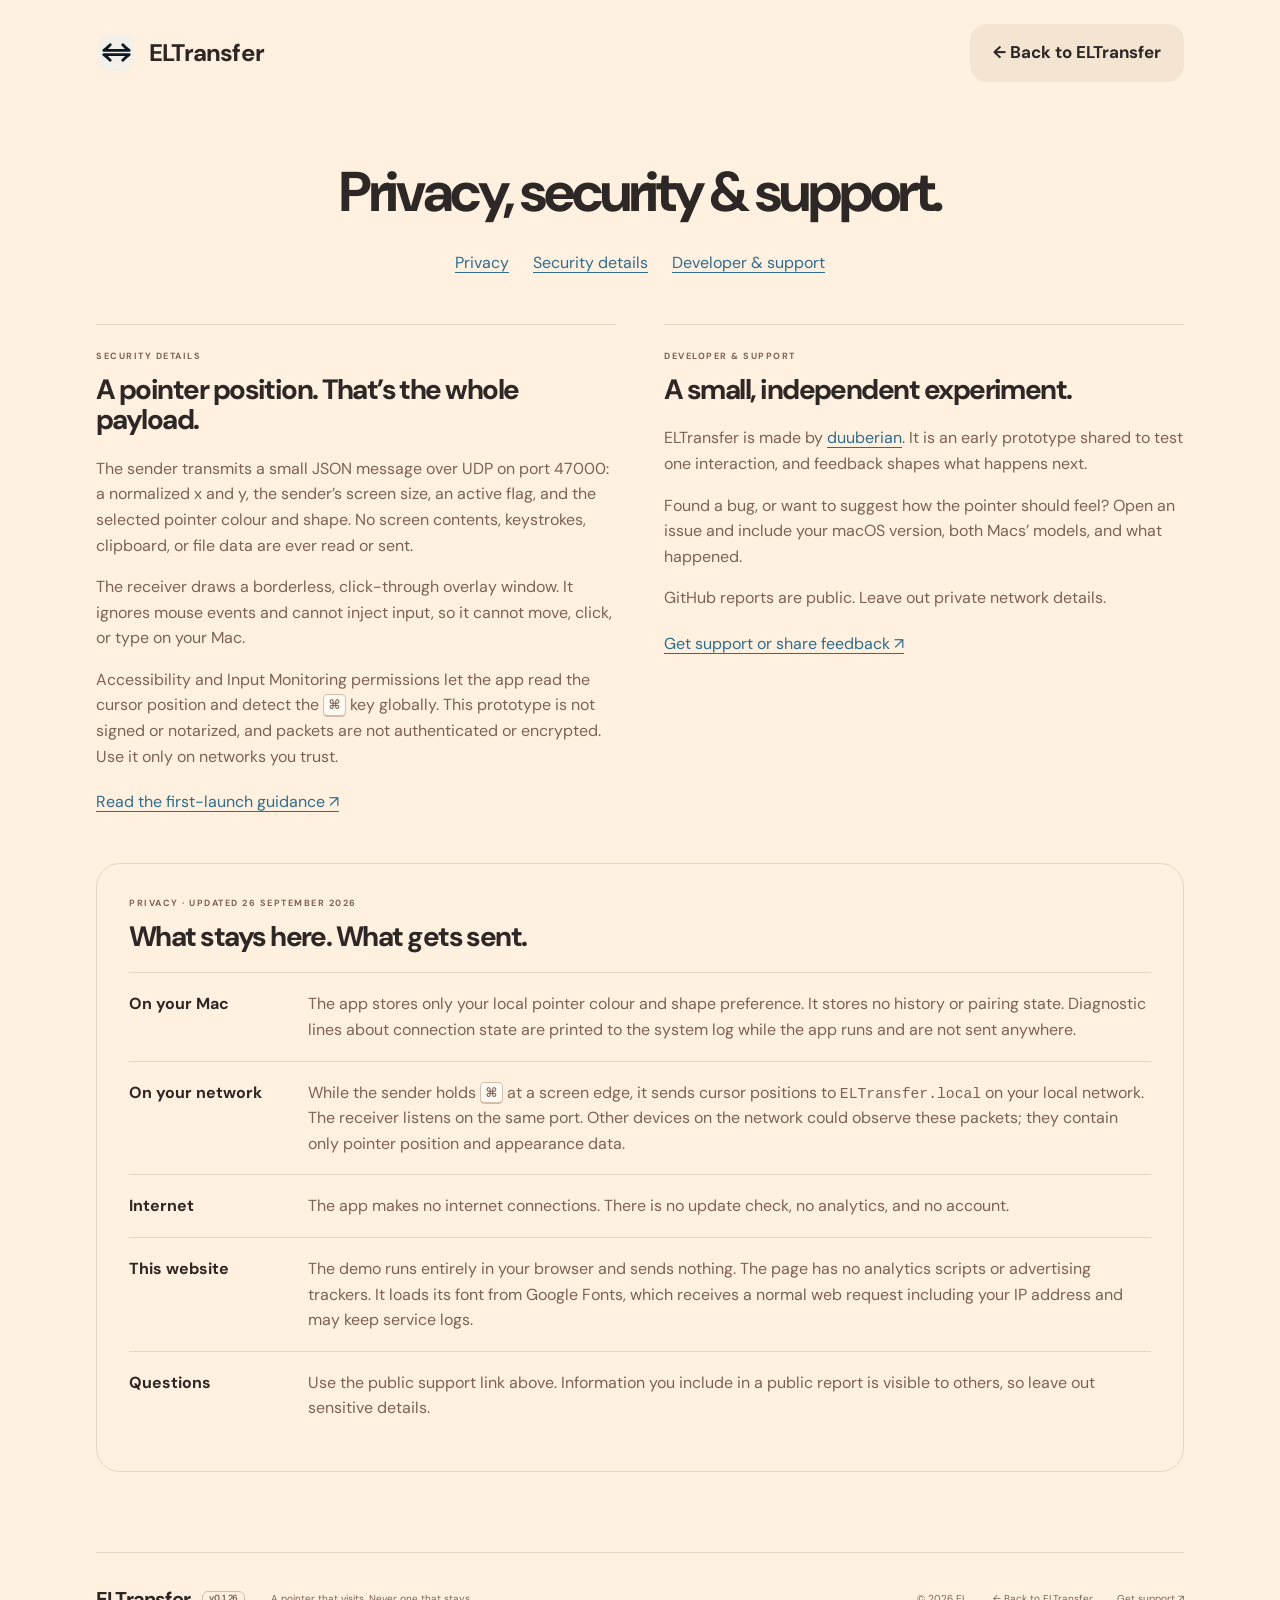
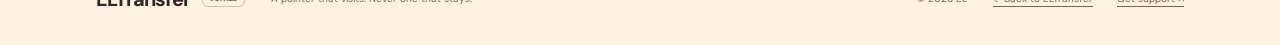
<file: eltransfer/about.html>
<!doctype html>
<html lang="en">
  <head>
    <meta charset="UTF-8" />
    <link rel="canonical" href="https://duuberian.com/eltransfer/about.html" />
    <meta name="viewport" content="width=device-width, initial-scale=1" />
    <meta name="theme-color" content="#fff0df" />
    <meta name="description" content="Privacy, security details, developer information, and support for the ELTransfer prototype." />
    <meta property="og:title" content="ELTransfer — Privacy, security &amp; support" />
    <meta property="og:description" content="What the pointer prototype sends, what it stores, and where to get help." />
    <link rel="icon" href="assets/eltransfer-logo.svg" type="image/svg+xml" />
    <link rel="preconnect" href="https://fonts.googleapis.com" />
    <link rel="preconnect" href="https://fonts.gstatic.com" crossorigin />
    <link href="https://fonts.googleapis.com/css2?family=DM+Sans:wght@400;450;500;550;600;650;700;750;800&display=swap" rel="stylesheet" />
    <link rel="stylesheet" href="styles.css?v=4" />
    <title>ELTransfer — Privacy, security &amp; support</title>
  </head>
  <body class="about-page">
    <a class="skip-link" href="#main">Skip to content</a>
    <header class="about-header wrap">
      <a class="brand" href="index.html" aria-label="ELTransfer home"><span class="app-icon app-icon-small"><img src="assets/eltransfer-logo.svg" alt="" width="1024" height="1024" /></span>ELTransfer</a>
      <a class="button button-soft" href="index.html">← Back to ELTransfer</a>
    </header>
    <main id="main">
      <section class="trust-section section wrap" aria-labelledby="trust-title">
        <h1 class="section-title" id="trust-title">Privacy, security &amp; support.</h1>
        <nav class="about-navigation" aria-label="On this page"><a href="#privacy-policy">Privacy</a> <a href="#security">Security details</a> <a href="#support">Developer &amp; support</a></nav>
        <div class="trust-grid">
          <article id="security">
            <p class="eyebrow">SECURITY DETAILS</p>
            <h2>A pointer position. That’s the whole payload.</h2>
            <p>The sender transmits a small JSON message over UDP on port 47000: a normalized x and y, the sender’s screen size, an active flag, and the selected pointer colour and shape. No screen contents, keystrokes, clipboard, or file data are ever read or sent.</p>
            <p>The receiver draws a borderless, click-through overlay window. It ignores mouse events and cannot inject input, so it cannot move, click, or type on your Mac.</p>
            <p>Accessibility and Input Monitoring permissions let the app read the cursor position and detect the <kbd>⌘</kbd> key globally. This prototype is not signed or notarized, and packets are not authenticated or encrypted. Use it only on networks you trust.</p>
            <a href="index.html#launch-faq">Read the first-launch guidance ↗</a>
          </article>
          <article id="support">
            <p class="eyebrow">DEVELOPER &amp; SUPPORT</p>
            <h2>A small, independent experiment.</h2>
            <p>ELTransfer is made by <a href="https://github.com/duuberian">duuberian</a>. It is an early prototype shared to test one interaction, and feedback shapes what happens next.</p>
            <p>Found a bug, or want to suggest how the pointer should feel? Open an issue and include your macOS version, both Macs’ models, and what happened.</p>
            <p>GitHub reports are public. Leave out private network details.</p>
            <a href="https://github.com/duuberian">Get support or share feedback ↗</a>
          </article>
        </div>
        <article class="policy" id="privacy-policy" aria-labelledby="policy-title">
          <p class="eyebrow">PRIVACY · UPDATED 26 SEPTEMBER 2026</p>
          <h2 id="policy-title">What stays here. What gets sent.</h2>
          <dl>
            <div><dt>On your Mac</dt><dd>The app stores only your local pointer colour and shape preference. It stores no history or pairing state. Diagnostic lines about connection state are printed to the system log while the app runs and are not sent anywhere.</dd></div>
            <div><dt>On your network</dt><dd>While the sender holds <kbd>⌘</kbd> at a screen edge, it sends cursor positions to <code>ELTransfer.local</code> on your local network. The receiver listens on the same port. Other devices on the network could observe these packets; they contain only pointer position and appearance data.</dd></div>
            <div><dt>Internet</dt><dd>The app makes no internet connections. There is no update check, no analytics, and no account.</dd></div>
            <div><dt>This website</dt><dd>The demo runs entirely in your browser and sends nothing. The page has no analytics scripts or advertising trackers. It loads its font from Google Fonts, which receives a normal web request including your IP address and may keep service logs.</dd></div>
            <div><dt>Questions</dt><dd>Use the public support link above. Information you include in a public report is visible to others, so leave out sensitive details.</dd></div>
          </dl>
        </article>
      </section>
    </main>
    <footer class="wrap">
      <a class="brand" href="index.html" aria-label="ELTransfer home">ELTransfer <span class="version" data-app-version>v0.1.26</span></a>
      <p>A pointer that visits. Never one that stays.</p>
      <span>© 2026 EL</span>
      <nav class="footer-links" aria-label="Footer navigation"><a href="index.html">← Back to ELTransfer</a> <a href="https://github.com/duuberian">Get support ↗</a></nav>
    </footer>
  </body>
</html>
</file>
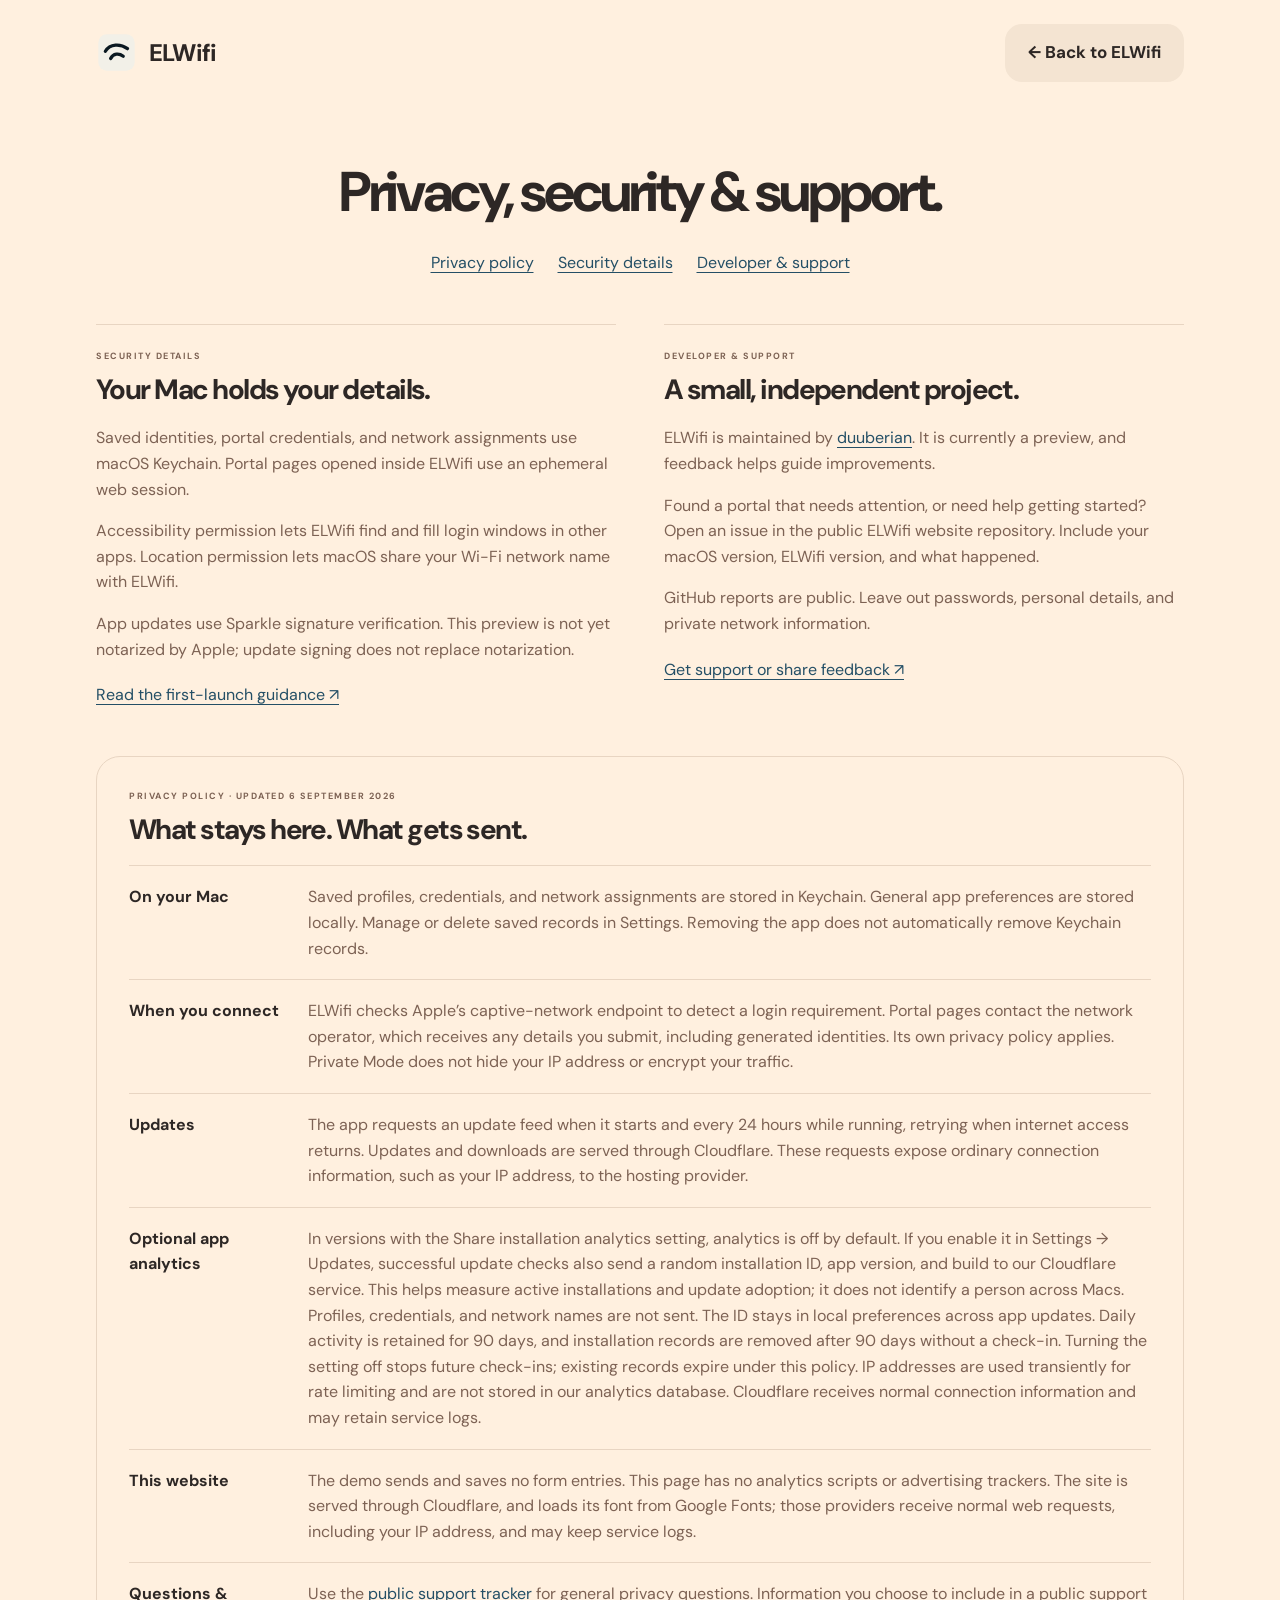
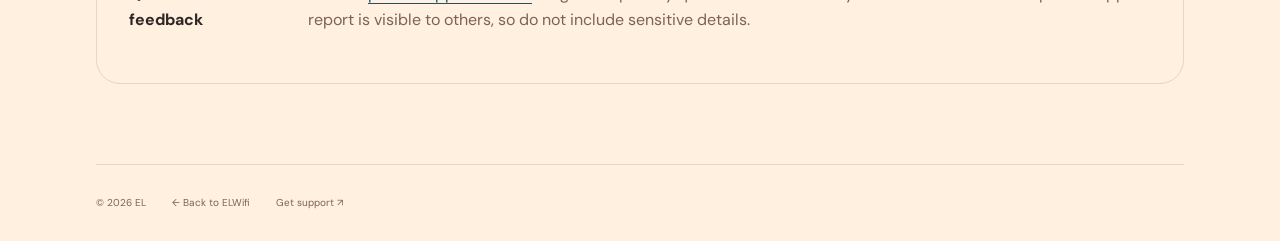
<file: elwifi/about.html>
<!doctype html>
<html lang="en">
  <head>
    <meta charset="UTF-8" />
    <link rel="canonical" href="https://duuberian.com/elwifi/about.html" />
    <meta name="viewport" content="width=device-width, initial-scale=1" />
    <meta name="theme-color" content="#fff0df" />
    <meta
      name="description"
      content="Privacy policy, security details, developer information, and support for ELWifi."
    />
    <meta
      property="og:title"
      content="ELWifi — Privacy, security &amp; support"
    />
    <meta
      property="og:description"
      content="A quietly useful Mac app for cafés, airports, and everywhere in between."
    />
    <link rel="icon" href="assets/elwifi-logo.svg" type="image/svg+xml" />
    <link rel="preconnect" href="https://fonts.googleapis.com" />
    <link rel="preconnect" href="https://fonts.gstatic.com" crossorigin />
    <link
      href="https://fonts.googleapis.com/css2?family=DM+Sans:wght@400;450;500;550;600;650;700;750;800&display=swap"
      rel="stylesheet"
    />
    <link rel="stylesheet" href="styles.css?v=25" />
    <title>ELWifi — Privacy, security &amp; support</title>
  </head>
  <body class="about-page">
    <a class="skip-link" href="#main">Skip to content</a>
    <header class="about-header wrap">
      <a class="brand" href="index.html" aria-label="ELWifi home"><span class="app-icon app-icon-small"><img src="assets/elwifi-logo.svg" alt="" width="1024" height="1024" /></span>ELWifi</a>
      <a class="button button-soft" href="index.html">← Back to ELWifi</a>
    </header>
    <main id="main">
      <section class="trust-section section wrap" aria-labelledby="trust-title">
        <h1 class="section-title" id="trust-title">Privacy, security &amp; support.</h1>
        <nav class="about-navigation" aria-label="On this page"><a href="#privacy-policy">Privacy policy</a> <a href="#security">Security details</a> <a href="#support">Developer &amp; support</a></nav>
        <div class="trust-grid">
          <article id="security">
            <p class="eyebrow">SECURITY DETAILS</p>
            <h2>Your Mac holds your details.</h2>
            <p>Saved identities, portal credentials, and network assignments use macOS Keychain. Portal pages opened inside ELWifi use an ephemeral web session.</p>
            <p>Accessibility permission lets ELWifi find and fill login windows in other apps. Location permission lets macOS share your Wi-Fi network name with ELWifi.</p>
            <p>App updates use Sparkle signature verification. This preview is not yet notarized by Apple; update signing does not replace notarization.</p>
            <a href="index.html#launch-faq">Read the first-launch guidance ↗</a>
          </article>
          <article id="support">
            <p class="eyebrow">DEVELOPER &amp; SUPPORT</p>
            <h2>A small, independent project.</h2>
            <p>ELWifi is maintained by <a href="https://github.com/duuberian">duuberian</a>. It is currently a preview, and feedback helps guide improvements.</p>
            <p>Found a portal that needs attention, or need help getting started? Open an issue in the public ELWifi website repository. Include your macOS version, ELWifi version, and what happened.</p>
            <p>GitHub reports are public. Leave out passwords, personal details, and private network information.</p>
            <a href="https://github.com/duuberian/ELWifi-site/issues">Get support or share feedback ↗</a>
          </article>
        </div>
        <article class="policy" id="privacy-policy" aria-labelledby="policy-title">
          <p class="eyebrow">PRIVACY POLICY · UPDATED 6 SEPTEMBER 2026</p>
          <h2 id="policy-title">What stays here. What gets sent.</h2>
          <dl>
            <div><dt>On your Mac</dt><dd>Saved profiles, credentials, and network assignments are stored in Keychain. General app preferences are stored locally. Manage or delete saved records in Settings. Removing the app does not automatically remove Keychain records.</dd></div>
            <div><dt>When you connect</dt><dd>ELWifi checks Apple’s captive-network endpoint to detect a login requirement. Portal pages contact the network operator, which receives any details you submit, including generated identities. Its own privacy policy applies. Private Mode does not hide your IP address or encrypt your traffic.</dd></div>
            <div><dt>Updates</dt><dd>The app requests an update feed when it starts and every 24 hours while running, retrying when internet access returns. Updates and downloads are served through Cloudflare. These requests expose ordinary connection information, such as your IP address, to the hosting provider.</dd></div>
            <div><dt>Optional app analytics</dt><dd>In versions with the Share installation analytics setting, analytics is off by default. If you enable it in Settings → Updates, successful update checks also send a random installation ID, app version, and build to our Cloudflare service. This helps measure active installations and update adoption; it does not identify a person across Macs. Profiles, credentials, and network names are not sent. The ID stays in local preferences across app updates. Daily activity is retained for 90 days, and installation records are removed after 90 days without a check-in. Turning the setting off stops future check-ins; existing records expire under this policy. IP addresses are used transiently for rate limiting and are not stored in our analytics database. Cloudflare receives normal connection information and may retain service logs.</dd></div>
            <div><dt>This website</dt><dd>The demo sends and saves no form entries. This page has no analytics scripts or advertising trackers. The site is served through Cloudflare, and loads its font from Google Fonts; those providers receive normal web requests, including your IP address, and may keep service logs.</dd></div>
            <div><dt>Questions &amp; feedback</dt><dd>Use the <a href="https://github.com/duuberian/ELWifi-site/issues">public support tracker</a> for general privacy questions. Information you choose to include in a public support report is visible to others, so do not include sensitive details.</dd></div>
          </dl>
        </article>
      </section>
    </main>
    <footer class="wrap">
      <span>© 2026 EL</span>
      <a href="index.html">← Back to ELWifi</a>
      <a href="https://github.com/duuberian/ELWifi-site/issues">Get support ↗</a>
    </footer>
  </body>
</html>
</file>
<file: home-assets/style.css>
:root {
  --paper: #f6f5ef;
  --ink: #21231f;
  --blue: #254cff;
  --lime: #e8ff91;
  --line: #d7d8cd;
  --mono: "DM Mono", monospace;
  --hand: "Nothing You Could Do", cursive;
}
* {
  box-sizing: border-box;
}
html {
  scroll-behavior: smooth;
  scroll-padding-top: 30px;
}
body {
  margin: 0;
  background: var(--paper);
  color: var(--ink);
  font-family: Manrope, sans-serif;
  -webkit-font-smoothing: antialiased;
}
body:after {
  content: "";
  position: fixed;
  inset: 0;
  pointer-events: none;
  z-index: 20;
  opacity: 0.035;
  background-image: url("data:image/svg+xml,%3Csvg viewBox='0 0 180 180' xmlns='http://www.w3.org/2000/svg'%3E%3Cfilter id='n'%3E%3CfeTurbulence type='fractalNoise' baseFrequency='.85' numOctaves='3' stitchTiles='stitch'/%3E%3C/filter%3E%3Crect width='100%25' height='100%25' opacity='.5' filter='url(%23n)'/%3E%3C/svg%3E");
}
a {
  color: inherit;
  text-decoration: none;
}
button {
  font: inherit;
  color: inherit;
  cursor: pointer;
}
button:disabled {
  cursor: default;
  opacity: 0.45;
}
a,
button {
  -webkit-tap-highlight-color: transparent;
}
button:focus-visible,
a:focus-visible {
  outline: 3px solid #f35b35;
  outline-offset: 6px;
}
::selection {
  background: var(--lime);
  color: var(--ink);
}
.header {
  height: 112px;
  margin: 0 4.5%;
  display: flex;
  align-items: center;
  border-bottom: 1px solid var(--line);
  gap: 24px;
}
.wordmark {
  font-size: 30px;
  font-weight: 800;
  letter-spacing: -1.8px;
  display: flex;
  align-items: center;
  gap: 7px;
}
.logo-spark {
  color: var(--blue);
  font-size: 39px;
}
.header nav {
  display: flex;
  margin-left: auto;
  gap: 38px;
  align-items: center;
  font-size: 13px;
  font-weight: 600;
}
.header nav a {
  position: relative;
}
.header nav a:after {
  content: "";
  position: absolute;
  bottom: -6px;
  left: 0;
  width: 100%;
  height: 2px;
  background: var(--blue);
  transform: scaleX(0);
  transform-origin: left;
  transition: transform 0.2s;
}
.header nav a:hover:after {
  transform: scaleX(1);
}
.header nav span {
  margin-left: 12px;
}
.motion-toggle {
  border: 1px solid var(--line);
  border-radius: 50%;
  background: none;
  width: 34px;
  height: 34px;
  flex-shrink: 0;
  font: 14px var(--mono);
}
.hero {
  min-height: 760px;
  height: calc(100svh - 112px);
  max-height: 1020px;
  position: relative;
  padding: 31px 4.5% 0;
  overflow: hidden;
}
.hero-meta,
.hero-bottom {
  font: 10px var(--mono);
  letter-spacing: 0.7px;
  display: flex;
  justify-content: space-between;
}
.hero-meta i {
  display: inline-block;
  background: var(--blue);
  width: 6px;
  height: 6px;
  border-radius: 50%;
  margin: 0 8px 1px 0;
}
.hero-copy {
  position: relative;
  z-index: 2;
  padding-top: 105px;
  pointer-events: none;
  width: 73%;
}
.hero-copy h1 {
  font-size: clamp(64px, 7.6vw, 120px);
  line-height: 1.04;
  font-weight: 600;
  letter-spacing: -0.075em;
  margin: 0;
  white-space: nowrap;
}
.hero-copy h1 em {
  font-family: Georgia, serif;
  font-weight: 400;
  color: var(--blue);
  letter-spacing: -0.07em;
}
.hero-copy p {
  font-size: 17px;
  line-height: 1.7;
  margin-top: 46px;
  letter-spacing: -0.4px;
}
.underline {
  position: absolute;
  width: 49%;
  height: 45px;
  top: calc(105px + 15.8vw);
  left: 33%;
  stroke: var(--blue);
  stroke-width: 2.8;
  fill: none;
  stroke-linecap: round;
  transform: rotate(-2deg);
}
.round-link {
  display: inline-flex;
  align-items: center;
  gap: 27px;
  margin-top: 21px;
  font-size: 13px;
  font-weight: 700;
  pointer-events: auto;
}
.round-link b {
  width: 49px;
  height: 49px;
  border: 1px solid var(--ink);
  border-radius: 50%;
  display: grid;
  place-items: center;
  font-size: 23px;
  transition:
    background 0.25s,
    transform 0.25s;
}
.round-link:hover b {
  background: var(--lime);
  transform: rotate(45deg);
}
.sculpture {
  position: absolute;
  width: 47%;
  height: 610px;
  right: -2%;
  top: 40px;
  touch-action: pan-y;
  cursor: grab;
}
.sculpture:active {
  cursor: grabbing;
}
.sculpture canvas {
  width: 100%;
  height: 100%;
  position: relative;
  z-index: 1;
  touch-action: pan-y;
}
.sculpture-fallback {
  position: absolute;
  inset: 0;
  display: grid;
  place-items: center;
  font-size: 430px;
  line-height: 1;
  color: var(--blue);
  transform: rotate(-15deg);
  text-shadow: 10px 18px 0 #1734b8;
}
.sculpture.ready .sculpture-fallback {
  display: none;
}
.orbit-label {
  position: absolute;
  font: 9px var(--mono);
  letter-spacing: 2px;
  color: var(--blue);
  z-index: 2;
  pointer-events: none;
}
.orbit-label-a {
  top: 105px;
  right: 55px;
  transform: rotate(66deg);
}
.orbit-label-b {
  bottom: 40px;
  left: 130px;
  transform: rotate(-14deg);
}
.hand-note {
  font: 23px var(--hand);
  letter-spacing: -1px;
}
.hero-note {
  position: absolute;
  right: 7.5%;
  bottom: 144px;
  transform: rotate(-8deg);
  z-index: 3;
  pointer-events: none;
}
.hero-note svg {
  width: 80px;
  position: absolute;
  right: -48px;
  top: -54px;
  fill: none;
  stroke: var(--ink);
  stroke-width: 2;
  transform: rotate(185deg);
}
.remix {
  position: absolute;
  right: 13%;
  bottom: 88px;
  z-index: 3;
  background: var(--lime);
  border: 1px solid var(--ink);
  border-radius: 50px;
  padding: 13px 18px;
  display: flex;
  gap: 18px;
  align-items: center;
  font: 11px var(--mono);
  transition: transform 0.2s;
  box-shadow: 3px 3px 0 var(--ink);
}
.remix:hover {
  transform: translate(-2px, -2px);
}
.remix span:first-child {
  font-size: 23px;
  line-height: 1;
}
.hero-bottom {
  position: absolute;
  bottom: 25px;
  left: 4.5%;
  right: 4.5%;
  border-top: 1px solid var(--line);
  padding-top: 22px;
  font-size: 9px;
}
.tiny-arrow {
  position: absolute;
  left: 50%;
  font-size: 18px;
  top: 15px;
}
.doodle {
  fill: none;
  stroke: var(--ink);
  stroke-width: 2.2;
  stroke-linejoin: round;
}
.hero-star {
  width: 59px;
  position: absolute;
  left: 48%;
  bottom: 116px;
  transform: rotate(12deg);
}
.ticker {
  background: var(--blue);
  color: var(--paper);
  padding: 22px 0;
  overflow: hidden;
  transform: rotate(-1.3deg);
  margin: 18px 0 10px;
  width: 100%;
}
.ticker > div {
  width: max-content;
  font: 14px var(--mono);
  letter-spacing: 2px;
  animation: marquee 38s linear infinite;
}
.ticker span {
  color: var(--lime);
  font-size: 25px;
  vertical-align: middle;
  padding: 0 45px;
}
@keyframes marquee {
  to {
    transform: translateX(-50%);
  }
}
.section {
  padding: 105px 6.5%;
}
.section-top {
  display: flex;
  align-items: center;
  justify-content: space-between;
}
.eyebrow {
  font: 10px var(--mono);
  letter-spacing: 1px;
}
.section-top .hand-note {
  transform: rotate(-5deg);
}
.section-heading {
  display: flex;
  justify-content: space-between;
  align-items: flex-end;
  margin: 36px 0 54px;
}
h2 {
  font-size: clamp(40px, 5.4vw, 78px);
  line-height: 1.08;
  letter-spacing: -0.06em;
  font-weight: 500;
  margin: 0;
}
.section-heading h2 span {
  color: #878981;
}
.section-heading p {
  font-size: 14px;
  line-height: 1.8;
  margin: 0 0 8px;
}
.project {
  display: block;
}
.project-art {
  height: 390px;
  position: relative;
  overflow: hidden;
  isolation: isolate;
  transition: border-radius 0.4s;
}
.project:hover .project-art {
  border-radius: 22px;
}
.art-label {
  position: absolute;
  top: 27px;
  left: 30px;
  font: 9px var(--mono);
  letter-spacing: 1px;
}
.wifi-art {
  background: #e6ecdf;
  height: 470px;
}
.wifi-rings {
  position: absolute;
  width: 370px;
  height: 270px;
  top: 110px;
  left: calc(50% - 185px);
}
.wifi-rings i {
  position: absolute;
  border: 23px solid var(--blue);
  border-bottom: 0;
  border-radius: 250px 250px 0 0;
  height: 150px;
  width: 340px;
  top: 0;
  left: 15px;
  mask-image: linear-gradient(#000 80%, transparent);
}
.wifi-rings i:nth-child(2) {
  top: 71px;
  width: 220px;
  height: 100px;
  left: 75px;
}
.wifi-rings i:nth-child(3) {
  top: 141px;
  width: 100px;
  height: 55px;
  left: 135px;
}
.wifi-rings b {
  width: 29px;
  height: 29px;
  background: var(--blue);
  border-radius: 50%;
  position: absolute;
  top: 216px;
  left: 171px;
}
.wifi-toast {
  display: flex;
  gap: 15px;
  align-items: center;
  background: rgba(255, 255, 255, 0.9);
  border: 1px solid #fff;
  box-shadow: 0 20px 50px #23312318;
  border-radius: 17px;
  padding: 19px 22px;
  position: absolute;
  left: 50%;
  top: 253px;
  width: 388px;
  transform: translateX(-50%) rotate(-5deg);
  transition: transform 0.5s;
}
.project:hover .wifi-toast {
  transform: translateX(-50%) rotate(2deg) translateY(-10px);
}
.wifi-icon {
  background: var(--blue);
  color: white;
  border-radius: 10px;
  width: 42px;
  height: 42px;
  display: grid;
  place-items: center;
  font-size: 25px;
}
.wifi-toast strong,
.wifi-toast small {
  display: block;
}
.wifi-toast strong {
  font-size: 13px;
}
.wifi-toast small {
  font-size: 9px;
  margin-top: 5px;
}
.wifi-toast > span:last-child {
  margin-left: auto;
  font-size: 18px;
}
.wifi-note {
  position: absolute;
  right: 6%;
  bottom: 56px;
  transform: rotate(-8deg);
  font-size: 22px;
}
.coffee-doodle {
  font-size: 46px;
  position: absolute;
  left: 10%;
  bottom: 55px;
  filter: grayscale(1);
  transform: rotate(-15deg);
}
.project-info {
  display: flex;
  justify-content: space-between;
  align-items: center;
  padding: 25px 0 42px;
}
.project-info h3 {
  font-size: 28px;
  letter-spacing: -1px;
  margin: 9px 0 5px;
  font-weight: 600;
  display: flex;
  gap: 17px;
  align-items: center;
}
.project-info p {
  font-size: 13px;
  color: #6a6d65;
  margin: 0;
}
.project-tag {
  font: 8px var(--mono);
  border: 1px solid #adb5a5;
  border-radius: 30px;
  padding: 5px 7px;
  letter-spacing: 0;
  color: #57624e;
}
.project-arrow {
  border: 1px solid #c6c8bd;
  width: 44px;
  height: 44px;
  border-radius: 50%;
  display: grid;
  place-items: center;
  font-size: 24px;
  transition:
    background 0.2s,
    color 0.2s;
}
.project:hover .project-arrow {
  background: var(--blue);
  color: white;
  border-color: var(--blue);
}
.project-grid {
  display: grid;
  grid-template-columns: 1fr 1fr;
  gap: 32px;
}
.aether-art {
  background: #ddd8ef;
}
.note {
  position: absolute;
  box-shadow: 3px 10px 20px #29204415;
  padding: 23px;
  width: 180px;
  height: 220px;
}
.note-one {
  background: #f7f7ed;
  left: 14%;
  top: 95px;
  transform: rotate(-12deg);
  z-index: 2;
  font: 13px var(--mono);
}
.note-one strong {
  font: 32px Manrope;
  line-height: 1.05;
  letter-spacing: -1.5px;
  display: block;
  margin-top: 16px;
}
.note-one > span {
  position: absolute;
  right: 18px;
  bottom: 15px;
  font-size: 35px;
  color: var(--blue);
}
.note-two {
  background: var(--lime);
  left: 48%;
  top: 123px;
  transform: rotate(10deg);
  font: 17px var(--hand);
  text-align: center;
}
.note-star {
  font: 85px Manrope;
  color: var(--blue);
  line-height: 1.2;
}
.aether-line {
  position: absolute;
  inset: 0;
  width: 100%;
  height: 100%;
  fill: none;
  stroke: var(--blue);
  stroke-width: 2;
}
.audio-art {
  background: #fac4a8;
}
.wave {
  position: absolute;
  inset: 90px 7% 80px;
  display: flex;
  gap: 5px;
  align-items: center;
  transform: rotate(-8deg);
}
.wave i {
  display: block;
  flex: 1;
  background: #d74625;
  border-radius: 20px;
  min-height: 12px;
  transition: transform 0.5s;
}
.project:hover .wave i {
  transform: scaleY(0.6);
}
.audio-sticker {
  position: absolute;
  top: 119px;
  left: 25%;
  background: var(--paper);
  width: 220px;
  padding: 20px;
  font-size: 32px;
  letter-spacing: -1.5px;
  line-height: 1.05;
  transform: rotate(7deg);
  box-shadow: 8px 10px 0 #b3533230;
}
.audio-sticker em {
  font-family: Georgia;
}
.audio-sticker > span {
  display: block;
  text-align: right;
  font-size: 40px;
  color: #d74625;
}
.audio-time {
  position: absolute;
  bottom: 29px;
  right: 29px;
  font: 10px var(--mono);
}
.transfer-art {
  background: #d7ecf4;
}
.transfer-screens {
  position: absolute;
  inset: 110px 9% 90px;
  display: grid;
  grid-template-columns: 1fr 44px 1fr;
  align-items: center;
  gap: 6px;
  transform: rotate(-4deg);
}
.transfer-screen {
  position: relative;
  display: block;
  height: 100%;
  border-radius: 16px;
  background: var(--paper);
  box-shadow: 8px 10px 0 #2f6d8d22;
}
.transfer-wire {
  display: block;
  height: 0;
  border-top: 2px dashed #2f6d8d;
  opacity: 0.55;
}
.transfer-cursor {
  position: absolute;
  left: 34%;
  top: 40%;
  font-style: normal;
  font-size: 26px;
  color: #201d1a;
  transform: rotate(-20deg);
  transition: transform 0.5s, left 0.5s;
}
.transfer-ghost {
  position: absolute;
  left: 34%;
  top: 40%;
  width: 30px;
  height: 30px;
  border-radius: 50%;
  background: #0a84ffbf;
  box-shadow: inset 0 0 0 4px #fff;
  opacity: 0.35;
  transform: scale(0.7);
  transition: transform 0.5s, opacity 0.5s, left 0.5s;
}
.project:hover .transfer-cursor,
.project:hover .transfer-ghost {
  left: 78%;
}
.project:hover .transfer-ghost {
  opacity: 1;
  transform: scale(1);
}
.transfer-note {
  position: absolute;
  transform: rotate(-6deg);
  right: 26px;
  bottom: 26px;
  color: #2f6d8d;
}
.voice-art {
  background: #e3dcf5;
}
.voice-bubbles {
  position: absolute;
  inset: 95px 10% 80px;
  display: flex;
  flex-direction: column;
  justify-content: center;
  gap: 22px;
}
.voice-bubble {
  position: relative;
  align-self: flex-start;
  padding: 16px 20px;
  border-radius: 22px 22px 22px 6px;
  background: var(--paper);
  font-size: 26px;
  letter-spacing: -1.2px;
  line-height: 1.05;
  box-shadow: 8px 10px 0 #2b1f3d1f;
  transform: rotate(-4deg);
  transition: transform 0.5s;
}
.voice-out {
  align-self: flex-end;
  border-radius: 22px 22px 6px 22px;
  background: #2b1f3d;
  color: var(--lime);
  font-size: 32px;
  transform: rotate(5deg);
}
.voice-out em {
  font-family: Georgia;
}
.voice-out small {
  display: block;
  margin-top: 8px;
  font: 9px var(--mono);
  letter-spacing: 1px;
  color: #f6f5efb3;
}
.project:hover .voice-in {
  transform: rotate(-1deg) translateX(10px);
}
.project:hover .voice-out {
  transform: rotate(-3deg) scale(1.04);
}
.voice-note {
  position: absolute;
  left: 26px;
  bottom: 24px;
  transform: rotate(-6deg);
  color: #5b3fc4;
}
.text-link {
  display: flex;
  align-items: center;
  justify-content: space-between;
  border-bottom: 1px solid var(--ink);
  padding: 15px 0;
  font-size: 14px;
  width: 270px;
  margin: 15px auto 0;
}
.text-link span {
  font-size: 25px;
}
.about {
  background: var(--lime);
  display: grid;
  grid-template-columns: 1fr 1.25fr;
  gap: 70px;
  padding-top: 100px;
  padding-bottom: 110px;
  border-top: 1px solid #d3e57f;
  border-bottom: 1px solid #d3e57f;
}
.smiley {
  width: 195px;
  margin: 65px 0 20px 30px;
  transform: rotate(-10deg);
}
.smiley svg {
  fill: none;
  stroke: var(--blue);
  stroke-width: 4;
  stroke-linecap: round;
  stroke-linejoin: round;
}
.about-left > .hand-note {
  display: block;
  transform: rotate(-8deg);
  padding-left: 28px;
}
.about h2 {
  font-size: clamp(36px, 4vw, 60px);
}
.about h2 span {
  color: #60702e;
}
.about-copy p {
  font-size: 15px;
  line-height: 1.85;
  max-width: 450px;
  margin: 28px 0;
}
.signature {
  font: 28px var(--hand);
  display: block;
  transform: rotate(-4deg);
}
.playground-heading {
  display: flex;
  align-items: end;
  justify-content: space-between;
  margin: 40px 0;
}
.playground-heading h2 em {
  font-family: Georgia;
  font-weight: 400;
  color: var(--blue);
}
.playground-heading p {
  font-size: 14px;
  line-height: 1.8;
}
.drawing-board {
  height: 420px;
  border: 1px solid #cdd0c1;
  background-image: radial-gradient(#cdd0c1 1px, transparent 1px);
  background-size: 20px 20px;
  position: relative;
}
.drawing-board canvas {
  height: 100%;
  width: 100%;
  touch-action: none;
  position: relative;
  z-index: 1;
  cursor: crosshair;
  display: block;
}
.drawing-hint {
  position: absolute;
  top: 39%;
  width: 100%;
  text-align: center;
  font: 28px var(--hand);
  color: #969b8d;
  pointer-events: none;
  transform: rotate(-5deg);
}
.drawing-tools {
  position: absolute;
  bottom: 20px;
  left: 50%;
  transform: translateX(-50%);
  display: flex;
  align-items: center;
  gap: 10px;
  padding: 11px 15px;
  background: var(--paper);
  border: 1px solid var(--line);
  border-radius: 35px;
  z-index: 2;
  white-space: nowrap;
  box-shadow: 0 5px 12px #00000006;
}
.drawing-tools button {
  background: none;
  border: 0;
  font: 10px var(--mono);
  padding: 7px;
}
.drawing-tools > .swatch {
  background: var(--swatch);
  width: 20px;
  height: 20px;
  border-radius: 50%;
  padding: 0;
  border: 3px solid var(--paper);
  outline: 1px solid transparent;
}
.drawing-tools > .swatch.active {
  outline-color: var(--swatch);
}
.drawing-tools > span {
  width: 1px;
  height: 20px;
  background: var(--line);
  margin: 0 3px;
}
.drawing-tools button:hover {
  color: var(--blue);
}
.playground-foot {
  font: 8px var(--mono);
  letter-spacing: 1px;
  text-align: center;
  margin-top: 18px;
  color: #777d6f;
}
.footer {
  background: var(--blue);
  color: var(--paper);
  padding: 65px 4.5% 28px;
  overflow: hidden;
}
.footer h2 {
  font-size: clamp(64px, 12.6vw, 195px);
  letter-spacing: -0.075em;
  line-height: 1.2;
  margin: 22px 0 50px;
  display: flex;
  align-items: center;
  justify-content: space-between;
  white-space: nowrap;
}
.footer h2 > span {
  font-family: Manrope;
  color: var(--lime);
  font-size: 0.85em;
}
.footer-bottom {
  display: flex;
  align-items: center;
  gap: 30px;
  border-top: 1px solid #ffffff50;
  padding-top: 25px;
  font: 10px var(--mono);
}
.footer-bottom > span {
  margin-right: auto;
  color: #d1d8ff;
}
.footer-bottom .wordmark {
  font-family: Manrope;
  font-size: 23px;
}
.sr-only {
  position: absolute;
  width: 1px;
  height: 1px;
  overflow: hidden;
  clip: rect(0, 0, 0, 0);
}
.skip {
  position: fixed;
  top: -80px;
  left: 20px;
  background: var(--lime);
  padding: 15px;
  z-index: 50;
}
.skip:focus {
  top: 15px;
}
body.paused *,
body.paused *:before,
body.paused *:after {
  animation-play-state: paused !important;
}
body.paused {
  scroll-behavior: auto;
}
@media (min-width: 1600px) {
  .underline {
    top: 350px;
  }
  .hero-copy {
    padding-top: 145px;
  }
  .sculpture {
    height: 700px;
  }
  .hero-note {
    bottom: 140px;
  }
}
@media (max-width: 1000px) {
  .hero {
    min-height: 740px;
  }
  .hero-copy {
    padding-top: 110px;
  }
  .hero-copy h1 {
    font-size: 8vw;
  }
  .sculpture {
    width: 54%;
    right: -10%;
    top: 75px;
  }
  .hero-note {
    right: 6%;
  }
  .orbit-label {
    display: none;
  }
  .underline {
    top: calc(110px + 17vw);
    left: 34%;
    width: 53%;
  }
  .hero-copy p {
    margin-top: 40px;
  }
  .wifi-note {
    right: 4%;
    font-size: 18px;
  }
  .note {
    width: 150px;
    height: 200px;
  }
  .note-one {
    left: 9%;
  }
  .note-two {
    left: 45%;
  }
  .audio-sticker {
    left: 15%;
    width: 200px;
  }
  .about {
    gap: 30px;
  }
  .footer-bottom {
    gap: 18px;
  }
}
@media (max-width: 700px) {
  .header {
    height: 83px;
    margin: 0 6%;
    gap: 15px;
  }
  .wordmark {
    font-size: 25px;
  }
  .logo-spark {
    font-size: 31px;
  }
  .header nav {
    gap: 15px;
    font-size: 10px;
  }
  .header nav a:nth-child(2),
  .nav-github {
    display: none;
  }
  .header nav span {
    margin-left: 2px;
  }
  .motion-toggle {
    width: 30px;
    height: 30px;
  }
  .hero {
    height: auto;
    min-height: 970px;
    padding: 24px 6% 0;
  }
  .hero-meta {
    font-size: 8px;
  }
  .hero-meta > span:last-child {
    display: none;
  }
  .hero-copy {
    width: 100%;
    padding-top: 53px;
  }
  .hero-copy h1 {
    font-size: 11.8vw;
    line-height: 1.13;
  }
  .hero-copy p {
    font-size: 14px;
    margin-top: 28px;
  }
  .underline {
    top: calc(53px + 26vw);
    left: 30%;
    width: 64%;
    height: 30px;
  }
  .round-link {
    margin-top: 10px;
    font-size: 12px;
    gap: 22px;
  }
  .round-link b {
    width: 40px;
    height: 40px;
  }
  .sculpture {
    top: 380px;
    height: 430px;
    width: 100%;
    right: 0;
  }
  .sculpture-fallback {
    font-size: 330px;
  }
  .hero-note {
    bottom: 133px;
    right: 14%;
    font-size: 18px;
  }
  .hero-note svg {
    width: 56px;
    right: -25px;
    top: -44px;
  }
  .remix {
    bottom: 81px;
    right: calc(50% - 103px);
    font-size: 10px;
    padding: 11px 14px;
  }
  .hero-bottom {
    font-size: 8px;
    left: 6%;
    right: 6%;
    bottom: 23px;
  }
  .hero-bottom > span:last-child {
    display: none;
  }
  .tiny-arrow {
    left: auto;
    right: 0;
  }
  .hero-star {
    left: 10%;
    bottom: 130px;
    width: 40px;
  }
  .ticker {
    padding: 16px 0;
    margin-top: 0;
  }
  .ticker > div {
    font-size: 11px;
  }
  .ticker span {
    padding: 0 25px;
  }
  .section {
    padding: 66px 6%;
  }
  .section-top .hand-note {
    font-size: 17px;
    max-width: 150px;
    text-align: right;
  }
  .eyebrow {
    font-size: 8px;
    letter-spacing: 0.7px;
  }
  .section-heading {
    margin: 30px 0;
    display: block;
  }
  .section-heading h2 {
    font-size: 46px;
  }
  .section-heading p {
    margin-top: 22px;
    font-size: 13px;
  }
  .project-art,
  .wifi-art {
    height: 330px;
  }
  .wifi-rings {
    transform: scale(0.72);
    transform-origin: top center;
    top: 65px;
  }
  .wifi-toast {
    top: 180px;
    width: 280px;
    padding: 13px 12px;
    gap: 9px;
  }
  .wifi-toast strong {
    font-size: 11px;
  }
  .wifi-toast small {
    font-size: 7px;
  }
  .wifi-icon {
    width: 30px;
    height: 30px;
    font-size: 18px;
  }
  .wifi-note {
    right: 7%;
    bottom: 25px;
    font-size: 16px;
  }
  .coffee-doodle {
    font-size: 30px;
    bottom: 30px;
  }
  .art-label {
    top: 22px;
    left: 20px;
    font-size: 7px;
  }
  .project-info {
    padding: 20px 0 35px;
  }
  .project-info h3 {
    font-size: 25px;
  }
  .project-info p {
    font-size: 12px;
  }
  .project-grid {
    grid-template-columns: 1fr;
    gap: 8px;
  }
  .note {
    width: 150px;
    height: 200px;
  }
  .note-one {
    top: 75px;
    left: 16%;
  }
  .note-two {
    top: 98px;
    left: 47%;
  }
  .audio-sticker {
    top: 85px;
    left: 28%;
    width: 190px;
  }
  .about {
    grid-template-columns: 1fr;
    gap: 30px;
  }
  .about-left {
    display: grid;
    grid-template-columns: 100px 1fr;
    align-items: center;
  }
  .about-left > .eyebrow {
    grid-column: 1/-1;
  }
  .smiley {
    width: 90px;
    margin: 28px 0 0;
  }
  .about-left > .hand-note {
    font-size: 20px;
    padding-left: 16px;
  }
  .about h2 {
    font-size: 38px;
  }
  .about-copy p {
    font-size: 14px;
    margin: 23px 0;
  }
  .playground-heading {
    display: block;
    margin: 30px 0;
  }
  .playground-heading h2 {
    font-size: 46px;
  }
  .playground-heading p {
    margin-top: 22px;
    font-size: 13px;
  }
  .drawing-board {
    height: 390px;
  }
  .drawing-tools {
    width: calc(100% - 20px);
    justify-content: center;
    gap: 6px;
    flex-wrap: wrap;
    border-radius: 20px;
    padding: 12px 8px;
    bottom: 10px;
  }
  .drawing-tools button {
    font-size: 9px;
    padding: 6px 3px;
  }
  .drawing-tools > span {
    display: none;
  }
  .drawing-tools > .swatch {
    width: 22px;
    height: 22px;
  }
  .drawing-hint {
    font-size: 23px;
  }
  .footer {
    padding: 45px 6% 25px;
  }
  .footer h2 {
    font-size: 13vw;
    margin: 27px 0 30px;
  }
  .footer-bottom {
    flex-wrap: wrap;
    justify-content: space-between;
    gap: 22px 10px;
    font-size: 8px;
  }
  .footer-bottom > .wordmark {
    font-size: 23px;
  }
  .footer-bottom > span {
    width: 60%;
    margin: 0;
    text-align: right;
    font-size: 8px;
  }
  .footer-bottom > a:last-child {
    margin-left: auto;
  }
}
@media (max-width: 370px) {
  .hero {
    min-height: 900px;
  }
  .sculpture {
    top: 350px;
    height: 400px;
  }
  .header nav {
    font-size: 9px;
  }
  .header {
    gap: 10px;
  }
  .drawing-tools button {
    font-size: 8px;
  }
  .audio-sticker {
    left: 20%;
  }
  .note-one {
    left: 8%;
  }
  .note-two {
    left: 43%;
  }
}
@media (prefers-reduced-motion: reduce) {
  html {
    scroll-behavior: auto;
  }
  *,
  *:before,
  *:after {
    animation: none !important;
    transition: none !important;
  }
}
body {
  overflow-x: clip;
}
button.project {
  border: 0;
  padding: 0;
  background: none;
  width: 100%;
  text-align: left;
}
.project-preview .project-info {
  width: 100%;
}
dialog {
  border: 1px solid var(--ink);
  background: var(--paper);
  color: var(--ink);
  padding: 55px;
  max-width: 620px;
  width: calc(100% - 36px);
  box-shadow: 12px 12px 0 var(--blue);
}
dialog::backdrop {
  background: #1b24468a;
  backdrop-filter: blur(7px);
}
dialog h2 {
  font-size: 50px;
  margin: 28px 0;
}
dialog p {
  font-size: 16px;
  line-height: 1.8;
}
dialog .dialog-note {
  font-size: 12px;
  color: #696f61;
  border-top: 1px solid var(--line);
  padding-top: 20px;
  margin-top: 25px;
}
.dialog-close {
  position: absolute;
  right: 16px;
  top: 12px;
  background: none;
  border: 0;
  font-size: 30px;
}
.dialog-done {
  border: 1px solid var(--ink);
  border-radius: 30px;
  background: var(--lime);
  padding: 12px 19px;
  font-size: 12px;
  margin-top: 14px;
}
@media (max-width: 700px) {
  dialog {
    padding: 40px 25px;
  }
  dialog h2 {
    font-size: 38px;
  }
  .project-info h3 {
    flex-wrap: wrap;
    gap: 8px;
  }
}
body.paused .ticker > div {
  animation-play-state: paused;
}

html {
  overflow-x: clip;
}
@media (max-width: 700px) {
  .voice-bubbles {
    inset: 60px 8% 60px;
    gap: 16px;
  }
  .voice-bubble {
    font-size: 21px;
    padding: 13px 16px;
  }
  .voice-out {
    font-size: 25px;
  }
  .voice-note {
    font-size: 15px;
    bottom: 18px;
  }
}
</file>
<file: eltransfer/styles.css>
/* ELTransfer — warm paper, charcoal type, one blue ghost. Same family as ELWifi. */
:root {
  --paper: #fff0df;
  --ink: #2d2725;
  --muted: #7d6254;
  --soft: #f4e4d2;
  --line: #e8d5c2;
  --pink: #ffb0b6;
  --blue: #2f6d8d;
  --blue-deep: #244f66;
  --blue-soft: #d7ecf4;
  --mint: #d5ebc7;
  --font: "DM Sans", ui-sans-serif, system-ui, sans-serif;
  --mono: ui-monospace, "SF Mono", Menlo, monospace;
  --spring: cubic-bezier(0.22, 1, 0.36, 1);
}
* { box-sizing: border-box; }
html { scroll-behavior: smooth; scroll-padding-top: 110px; }
body { margin: 0; background: var(--paper); color: var(--ink); font: 16px/1.6 var(--font); -webkit-font-smoothing: antialiased; }
button, a, summary { -webkit-tap-highlight-color: transparent; }
button { font: inherit; color: inherit; cursor: pointer; }
a { color: inherit; text-decoration: none; }
h1, h2, h3, p { margin: 0; }
h1, h2, h3 { line-height: 1.08; letter-spacing: -0.055em; font-weight: 750; }
svg { display: block; }
code { font: 500 0.92em/1.4 var(--mono); }
kbd { display: inline-block; min-width: 1.5em; padding: 0 0.35em; border: 1px solid #d7bcaa; border-bottom-width: 2px; border-radius: 0.35em; background: #fffaf2; font: 700 0.8em/1.5 var(--font); text-align: center; vertical-align: 0.08em; }
.icon { width: 24px; height: 24px; fill: none; stroke: currentColor; stroke-width: 2; stroke-linecap: round; stroke-linejoin: round; flex-shrink: 0; }
.icon-library { position: absolute; width: 0; height: 0; overflow: hidden; }
.wrap { width: min(1088px, calc(100% - 64px)); margin-inline: auto; }
.section { padding-block: 105px; }
.section-title { font-size: 56px; text-align: center; }
.muted { color: var(--muted); }
[hidden] { display: none !important; }
.sr-only { position: absolute; width: 1px; height: 1px; padding: 0; margin: -1px; overflow: hidden; clip-path: inset(50%); white-space: nowrap; border: 0; }
::selection { background: var(--pink); color: var(--ink); }
a:focus-visible, button:focus-visible, summary:focus-visible { outline: 3px solid #32718b; outline-offset: 5px; }
.skip-link { position: fixed; top: -100px; left: 20px; z-index: 30; padding: 12px 22px; background: var(--ink); color: var(--paper); border-radius: 12px; }
.skip-link:focus { top: 12px; }
.eyebrow { font-size: 9px; letter-spacing: 1.5px; font-weight: 700; color: var(--muted); }

/* Header */
.site-header { position: sticky; top: 0; z-index: 20; display: flex; align-items: center; justify-content: space-between; gap: 24px; min-height: 106px; padding: 22px 36px; background: #fff0dfe8; backdrop-filter: blur(18px); }
.brand { display: inline-flex; align-items: center; gap: 12px; font-size: 25px; font-weight: 750; letter-spacing: -0.8px; }
.version { align-self: center; padding: 1px 6px; border: 1px solid #d7bcaa; border-radius: 6px; font-size: 11px; color: var(--muted); font-weight: 650; letter-spacing: -0.1px; line-height: 1.3; white-space: nowrap; }
.app-icon { display: block; width: 54px; height: 54px; flex-shrink: 0; }
.app-icon img { display: block; width: 100%; height: 100%; object-fit: contain; }
.app-icon-small { width: 41px; height: 41px; }
.site-header nav { display: flex; align-items: center; gap: 36px; font-weight: 650; }
.site-header nav > a { display: flex; align-items: center; gap: 10px; }
.site-header nav > a:not(.button):hover { color: #8c6755; }
.site-header nav .icon { width: 21px; height: 21px; }
.menu-button { display: none; }

/* Buttons */
.button { display: inline-flex; align-items: center; justify-content: center; gap: 11px; padding: 17px 23px; border: 0; border-radius: 17px; font-size: 17px; font-weight: 700; line-height: 1.4; transition: transform 0.25s var(--spring), box-shadow 0.25s, background 0.25s; }
.button .icon { width: 21px; height: 21px; }
.button-primary { background: var(--ink); color: var(--paper); box-shadow: inset 0 1px 1px #ffffff20, 0 3px 0 #201b17, 0 14px 22px -7px #56332070; }
.button-primary:hover { transform: translateY(-3px); background: #403430; box-shadow: inset 0 1px 1px #ffffff20, 0 3px 0 #201b17, 0 18px 26px -6px #56332060; }
.button-primary:active { transform: translateY(1px); box-shadow: 0 1px 0 #201b17, 0 5px 12px #56332030; }
.button-soft { background: var(--soft); }
.button-soft:hover { background: #edd9c5; transform: translateY(-2px); }

/* Hero */
.hero { position: relative; text-align: center; padding-top: 58px; padding-bottom: 54px; }
.hero-overline { font-size: 13px; font-weight: 600; color: var(--muted); display: flex; align-items: center; justify-content: center; gap: 8px; }
.status-dot { display: inline-block; width: 7px; height: 7px; border-radius: 50%; background: #708c5e; flex-shrink: 0; }
.hero h1 { font-size: clamp(54px, 6.6vw, 96px); margin: 23px auto 24px; letter-spacing: -0.065em; line-height: 1.02; max-width: 1080px; }
.marker { background: linear-gradient(transparent 57%, var(--pink) 57%, var(--pink) 95%, transparent 95%); padding-inline: 4px; border-radius: 3px; white-space: nowrap; }
.marker-small { --pink: #b9dace; }
.hero-intro { color: var(--muted); font-size: 18px; font-weight: 500; line-height: 1.6; }
.hero-intro kbd { font-size: 0.85em; }
.hero-actions { display: flex; justify-content: center; align-items: center; gap: 22px; margin-top: 30px; }
.compatibility { margin-top: 21px; font-size: 11px; font-weight: 550; color: var(--muted); }
.compatibility span { margin-inline: 6px; }
.trust-links { margin-top: 16px; font-size: 13px; color: var(--muted); }
.trust-links a, .footer-links a, .preview-note a, .limits a { text-decoration: underline; text-underline-offset: 4px; }

/* Notebook marks */
.notebook-doodle { fill: none; stroke: currentColor; stroke-width: 2.2; stroke-linecap: round; stroke-linejoin: round; pointer-events: none; user-select: none; }
.pencil-echo { opacity: 0.38; stroke-width: 1.2; }
.hero-screens { position: absolute; width: 112px; height: 76px; top: 50px; left: 3%; color: #ad7757; transform: rotate(-8deg); }
.hero-screens .doodle-arc { stroke-dasharray: 3 5; }
.hero-screens circle { fill: #3f7f9e30; stroke: #3f7f9e; }
.demo-section { position: relative; }
.demo-margin-note { position: absolute; right: 24px; top: -66px; width: 130px; height: 66px; color: #567769; pointer-events: none; user-select: none; }
.demo-margin-note span { display: block; margin-left: 47px; font-family: "Bradley Hand", "Segoe Print", "Chalkboard SE", cursive; font-size: 23px; line-height: 1; transform: rotate(8deg); }
.demo-margin-note svg { width: 94px; height: 53px; margin-top: -7px; }
.notebook-heading, .notebook-living { position: relative; display: inline-block; }
.consent-rays { position: absolute; width: 39px; height: 42px; right: -38px; top: -23px; color: #ad7757; transform: rotate(-9deg); }
.living-scribble { position: absolute; left: 2%; bottom: -13px; width: 96%; height: 19px; color: #729684; stroke-width: 2.5; }

/* Desk: two Macs, one wire, one ghost. */
.desk { position: relative; isolation: isolate; overflow: hidden; border-radius: 26px; border: 1px solid #d9cfd4; padding: 44px 40px 78px; background: #7f7f9f url("assets/desk-wallpaper.svg") center/cover; box-shadow: 0 18px 48px -30px #2b2a4d66; }
.desk-macs { display: grid; grid-template-columns: 1fr 120px 1fr; align-items: center; gap: 12px; }
.mac { margin: 0; display: flex; flex-direction: column; gap: 14px; }
.mac-screen { position: relative; overflow: hidden; border-radius: 16px; border: 1px solid #ffffffb0; background: #f7f1ea; box-shadow: 0 18px 50px #12183a44, 0 2px 5px #12183a22, inset 0 0 0 1px #00000010; transition: box-shadow 0.35s var(--spring); }
.mac-menubar { position: relative; z-index: 2; height: 32px; padding: 0 12px; display: flex; align-items: center; justify-content: space-between; background: #fffaf3d9; backdrop-filter: blur(12px); border-bottom: 1px solid #e6dccf; font-size: 11px; color: #3e3b4a; }
.mac-app, .mac-system { display: flex; align-items: center; gap: 8px; }
.mac-status { font-weight: 700; color: var(--blue); }
.mac-menubar .icon { width: 14px; height: 14px; color: #8a8391; }
.mac-clock { font-variant-numeric: tabular-nums; min-width: 40px; text-align: right; }
.consent-pill { padding: 2px 8px; border-radius: 999px; background: #eee6dc; color: #7c6f66; font-size: 10px; font-weight: 650; transition: background 0.25s, color 0.25s; }
.mac-canvas { position: relative; aspect-ratio: 16 / 10; background: linear-gradient(160deg, #fbf3e8 0%, #efe2d2 60%, #e5d4c6 100%); touch-action: none; overflow: hidden; }
.sender .mac-canvas { cursor: none; }
.mac-hint { position: absolute; inset: auto 0 14px; text-align: center; font-size: 11px; color: #8d7a70; pointer-events: none; transition: opacity 0.3s; }
.mac-hint kbd { font-size: 0.85em; }
.mac figcaption { display: flex; align-items: baseline; justify-content: center; gap: 10px; color: #fff4e6; font-size: 12px; text-shadow: 0 1px 2px #00000040; }
.mac figcaption strong { font-size: 14px; }
.mac figcaption span { opacity: 0.85; }

/* Sender: real arrow cursor, edge zone lights when near. */
.mac-cursor { position: absolute; left: 28%; top: 44%; width: 22px; height: 22px; fill: var(--ink); stroke: #fff; stroke-width: 1.6; stroke-linejoin: round; filter: drop-shadow(0 2px 3px #00000040); transform: translate(-4px, -3px); pointer-events: none; z-index: 3; }
.edge-zone { position: absolute; inset: 32px 0 0; pointer-events: none; z-index: 1; opacity: 0; border-radius: 0 0 16px 16px; box-shadow: inset 0 0 0 8px #2f6d8d3a, inset 0 0 28px 8px #2f6d8d33; transition: opacity 0.3s; }
.desk[data-link="edge"] .edge-zone, .desk[data-link="sending"] .edge-zone { opacity: 1; }
.desk[data-link="sending"] .edge-zone { box-shadow: inset 0 0 0 8px #2f6d8d66, inset 0 0 32px 10px #2f6d8d55; }

/* Receiver: the PointerView ring from the real app. */
.ghost { position: absolute; left: 28%; top: 44%; width: 44px; height: 44px; transform: translate(-50%, -50%) scale(0.7); border-radius: 50%; background: #8e8e93 55%; background: #8e8e9380; opacity: 0; transition: opacity 0.3s var(--spring), transform 0.3s var(--spring), background 0.3s; }
.ghost span { position: absolute; inset: 7px; border: 4px solid #ffffffe6; border-radius: 50%; }
.desk[data-link="sending"] .ghost { opacity: 1; width: 58px; height: 58px; background: #0a84ffbf; transform: translate(-50%, -50%) scale(1); }
.desk[data-link="sending"] .receiver .mac-screen { box-shadow: 0 0 0 3px #7fc2ea80, 0 18px 50px #0a84ff40, 0 2px 5px #12183a22; }
.desk[data-link="fading"] .ghost { opacity: 0.85; background: #8e8e9380; transform: translate(-50%, -50%) scale(0.86); }
.desk[data-link="sending"] .mac-hint { opacity: 0; }

/* The wire between them. */
.link { position: relative; display: flex; flex-direction: column; align-items: center; justify-content: center; gap: 6px; height: 120px; color: #fff4e6; text-shadow: 0 1px 2px #00000050; }
.link-wire { position: absolute; left: -6px; right: -6px; top: 50%; width: calc(100% + 12px); height: 40px; transform: translateY(-50%); stroke: #fff4e6; stroke-width: 2; stroke-dasharray: 4 6; fill: none; opacity: 0.55; }
.desk[data-link="sending"] .link-wire { opacity: 1; animation: wire-flow 0.9s linear infinite; }
@keyframes wire-flow { to { stroke-dashoffset: -20; } }
.packet { position: absolute; left: 0; top: 50%; width: 12px; height: 12px; margin-top: -6px; border-radius: 50%; background: #0a84ff; box-shadow: 0 0 0 4px #0a84ff40, 0 0 14px #0a84ff; opacity: 0; }
.desk[data-link="sending"] .packet { animation: packet-travel 0.9s linear infinite; }
@keyframes packet-travel { 0% { left: -4px; opacity: 0; } 12% { opacity: 1; } 88% { opacity: 1; } 100% { left: calc(100% - 8px); opacity: 0; } }
.link-label { position: relative; z-index: 1; padding: 3px 9px; border-radius: 999px; background: #1b1f3aa6; backdrop-filter: blur(8px); font-size: 10px; font-weight: 650; letter-spacing: 0.4px; margin-top: -46px; }
.link-readout { position: relative; z-index: 1; margin-top: 40px; padding: 4px 9px; border-radius: 8px; background: #1b1f3aa6; backdrop-filter: blur(8px); font-size: 10px; color: #dfe9ff; font-variant-numeric: tabular-nums; opacity: 0.6; transition: opacity 0.25s; }
.desk[data-link="sending"] .link-readout { opacity: 1; color: #fff; }
.desk-caption { position: absolute; bottom: 22px; left: 50%; transform: translateX(-50%); width: max-content; max-width: calc(100% - 24px); padding: 6px 12px; border-radius: 20px; background: #fff4e6e8; display: flex; align-items: center; justify-content: center; gap: 7px; color: #2b2a4d; font-size: 11px; }
.desk-caption .status-dot { width: 5px; height: 5px; background: #a29a90; transition: background 0.25s; }
.desk[data-link="sending"] .desk-caption .status-dot { background: #0a84ff; box-shadow: 0 0 0 3px #0a84ff30; }

/* Consent pills reflect each side. */
.desk[data-sender="held"] #sender-pill, .desk[data-receiver="held"] #receiver-pill { background: var(--blue); color: #fff; }

/* Demo controls */
.demo-controls { display: flex; flex-direction: column; align-items: center; gap: 12px; margin-top: 22px; text-align: center; }
.demo-controls > p { font-size: 12px; color: var(--muted); }
.demo-controls > p kbd { font-size: 0.85em; }
.consent-group { display: flex; flex-wrap: wrap; justify-content: center; gap: 3px; padding: 4px; border: 1px solid #e6d5c1; border-radius: 12px; background: #f3e5d4; }
.consent-toggle { min-height: 40px; display: flex; align-items: center; gap: 7px; padding: 8px 13px; border: 0; border-radius: 8px; background: transparent; font-size: 12px; font-weight: 600; transition: background 0.2s, color 0.2s; }
.consent-toggle .icon { width: 15px; height: 15px; }
.consent-toggle:hover { background: #fffbf399; }
.consent-toggle[aria-pressed="true"] { background: var(--ink); color: var(--paper); box-shadow: 0 1px 4px #654d3030; }
.consent-toggle.play { color: var(--blue-deep); }
.consent-toggle.play[disabled] { opacity: 0.55; cursor: default; }
.demo-disclaimer { font-size: 10px; color: #a08776; }
.noscript-note { padding: 15px; text-align: center; font-size: 12px; }

/* Features: open grid, meaning-specific icons. */
.features { padding-top: 100px; }
.feature-grid { display: grid; grid-template-columns: repeat(3, 1fr); column-gap: 60px; row-gap: 68px; margin-top: 68px; text-align: center; }
.feature-icon { width: 53px; height: 53px; margin: 0 auto 24px; stroke-width: 1.9; overflow: visible; color: var(--blue); }
.feature-grid h3 { font-size: 28px; letter-spacing: -1.1px; line-height: 1.15; }
.feature-grid p { font-size: 13px; line-height: 1.7; color: var(--muted); max-width: 250px; margin: 14px auto 0; }
.feature-grid kbd { font-size: 0.9em; }
.drawn-circle, .drawn-underline { white-space: nowrap; }
.drawn-circle { display: inline-block; margin-top: 6px; }
.drawn-underline { text-decoration: underline; text-decoration-color: #eaa67f; text-decoration-thickness: 4px; text-underline-offset: 7px; }
.annotations-ready .drawn-underline { text-decoration: none; }
.icon-detail { opacity: 0; }
.house-door { stroke-dasharray: 1; stroke-dashoffset: 0; }
.ghost-ring { transform-origin: 12px 12px; }
.cmd-shape { transform-origin: 12px 12px; }
.lock-shackle { transform-origin: 8px 11px; }
@media (hover: hover) and (prefers-reduced-motion: no-preference) {
  .feature-grid article:hover .ghost-ring { animation: ghost-breathe 900ms ease-in-out; }
  .feature-grid article:hover .ghost-core { animation: ghost-fill 900ms ease-in-out; }
  .feature-grid article:hover .cmd-shape { animation: cmd-press 600ms ease-in-out; }
  .feature-grid article:hover .lock-shackle { animation: lock-tug 700ms ease-in-out; }
  .feature-grid article:hover .lock-dot { animation: dot-blink 700ms ease-in-out; }
  .feature-grid article:hover .house-door { animation: ink-line 600ms ease-out both; }
  .feature-grid article:hover .house-signal { animation: dot-blink 900ms ease-in-out 200ms; }
  .feature-grid article:hover .edge-glow { animation: edge-pulse 800ms ease-in-out; }
  .feature-grid article:hover .edge-arrow { animation: nudge 700ms ease-in-out; }
  .feature-grid article:hover .both-dot { animation: hop-across 900ms ease-in-out both; }
}
@keyframes ghost-breathe { 50% { transform: scale(1.12); } }
@keyframes ghost-fill { 0%, 100% { fill: transparent; } 50% { fill: #2f6d8d40; } }
@keyframes cmd-press { 0%, 100% { transform: scale(1); } 40% { transform: scale(0.88); } }
@keyframes lock-tug { 0%, 100% { transform: translateY(0); } 40% { transform: translateY(-1.5px); } 70% { transform: translateY(0.5px); } }
@keyframes dot-blink { 0%, 100% { opacity: 0; } 50% { opacity: 1; } }
@keyframes ink-line { from { stroke-dashoffset: 1; opacity: 0; } 10% { opacity: 1; } to { stroke-dashoffset: 0; opacity: 1; } }
@keyframes edge-pulse { 0%, 100% { stroke-width: 1.9; stroke: currentColor; } 50% { stroke-width: 4; stroke: #0a84ff; } }
@keyframes nudge { 0%, 100% { transform: translateX(0); } 50% { transform: translateX(2.5px); } }
@keyframes hop-across { 0% { opacity: 1; transform: translateX(0); } 45% { opacity: 1; transform: translateX(5px) translateY(-3px); } 55% { opacity: 0; } 60% { opacity: 0; transform: translateX(10px); } 100% { opacity: 1; transform: translateX(10px); } }

/* Steps */
.steps-section { display: grid; grid-template-columns: 0.9fr 1.4fr; gap: 64px; align-items: start; padding-block: 20px 100px; }
.steps-intro h2 { font-size: clamp(32px, 4vw, 48px); margin: 16px 0 24px; }
.steps-intro p:not(.eyebrow) { color: var(--muted); font-size: 15px; line-height: 1.75; }
.steps { list-style: none; padding: 0; margin: 0; display: grid; gap: 14px; counter-reset: step; }
.steps li { position: relative; display: grid; grid-template-columns: 54px 1fr; column-gap: 20px; row-gap: 4px; align-items: start; padding: 22px 26px; border: 1px solid var(--line); border-radius: 22px; background: #fff8ed; }
.steps li .icon { grid-row: 1 / span 3; width: 54px; height: 54px; padding: 13px; border-radius: 18px; background: var(--blue-soft); color: var(--blue); stroke-width: 1.8; }
.steps li:nth-child(2) .icon { background: var(--mint); color: #5c8040; }
.steps li:nth-child(3) .icon { background: #ffe4e6; color: #a95560; }
.step-number { font-size: 11px; font-weight: 800; letter-spacing: 1px; color: var(--muted); }
.steps h3 { font-size: 21px; letter-spacing: -0.6px; }
.steps p { font-size: 14px; color: var(--muted); line-height: 1.7; }
.steps code { font-size: 0.9em; }

/* Consent section: two key caps. */
.consent { display: grid; grid-template-columns: 1.08fr 1fr; gap: 72px; align-items: center; padding-block: 40px 30px; }
.consent-art { height: 430px; position: relative; overflow: hidden; border-radius: 32px; background: radial-gradient(ellipse at 30% 20%, #f8e4c6, #eed4ba 80%); perspective: 1000px; }
.consent-orbit { width: 430px; height: 430px; border: 1px solid #d4ac8535; border-radius: 50%; position: absolute; left: -50px; top: 45px; }
.consent-orbit:before, .consent-orbit:after { content: ""; position: absolute; inset: 40px; border: 1px solid #d4ac8535; border-radius: 50%; }
.consent-orbit:after { inset: 80px; }
.keycap { position: absolute; width: 176px; height: 176px; padding: 18px; display: flex; flex-direction: column; justify-content: space-between; background: linear-gradient(160deg, #fffaf0, #f2e5cf); border: 1px solid #fffdf3; border-radius: 26px; box-shadow: 1px 2px 0 #d3bca0, 3px 6px 0 #cdb495, 12px 28px 28px #9f715230, inset 0 -6px 0 #e7d6ba; transform: translate(var(--card-x, 0px), var(--card-y, 0px)); transition: transform 0.5s var(--spring), box-shadow 0.5s var(--spring); }
.keycap small { font-size: 7px; letter-spacing: 1px; color: #9c856c; font-weight: 650; }
.keycap .icon { width: 56px; height: 56px; color: #4a3f39; stroke-width: 1.7; align-self: flex-end; }
.keycap span { font-size: 15px; font-weight: 600; color: #4a3f39; letter-spacing: -0.3px; }
.keycap-sender { left: 9%; top: 62px; }
.keycap-receiver { left: 44%; top: 150px; }
.consent-tag { position: absolute; right: 6%; bottom: 40px; display: flex; align-items: center; gap: 11px; background: #fff9ed; border: 1px solid #fff; border-radius: 13px; padding: 14px 18px; box-shadow: 0 12px 20px #a5805c20; font-size: 11px; font-weight: 650; }
.consent-tag .icon { width: 21px; height: 21px; color: #a38d6a; }
.consent-copy h2 { font-size: 54px; margin-block: 20px 24px; }
.consent-copy > p:not(.eyebrow) { font-size: 14px; color: var(--muted); line-height: 1.8; }
.consent-copy ul { list-style: none; padding: 0; margin: 22px 0; display: grid; gap: 11px; font-size: 12px; font-weight: 550; }
.consent-copy li { display: flex; align-items: center; gap: 9px; }
.consent-copy li .icon { width: 17px; height: 17px; color: #8b9b6d; }
.consent-copy .consent-note { font-size: 11px !important; color: var(--muted) !important; }

/* Limits card */
.limits { padding-block: 80px 20px; }
.limits-card { display: grid; grid-template-columns: 1fr 1.15fr; gap: 48px; padding: 44px 48px; border-radius: 30px; background: #201b17; color: var(--paper); }
.limits-card .eyebrow { color: #c9b8a9; }
.limits-card h2 { font-size: clamp(30px, 3.6vw, 42px); margin: 14px 0 18px; }
.limits-card > div > p:not(.eyebrow) { color: #d8cfc9; font-size: 14px; line-height: 1.75; }
.limits-list { list-style: none; margin: 0; padding: 0; display: grid; }
.limits-list li { display: grid; grid-template-columns: 140px 1fr; gap: 18px; padding: 16px 0; border-top: 1px solid #ffffff1c; font-size: 13px; line-height: 1.65; }
.limits-list li:last-child { border-bottom: 1px solid #ffffff1c; }
.limits-list strong { color: #ffd9c2; }
.limits-list span { color: #d8cfc9; }
.limits-list code { color: #fff; font-size: 0.9em; }

/* FAQ */
.faq { padding-top: 110px; }
.faq-list { max-width: 760px; margin: 44px auto 0; border-top: 1px solid var(--line); }
details { border-bottom: 1px solid var(--line); }
summary { list-style: none; display: flex; align-items: center; justify-content: space-between; gap: 20px; padding: 23px 2px; font-size: 16px; font-weight: 650; cursor: pointer; }
summary::-webkit-details-marker { display: none; }
summary .icon { width: 18px; height: 18px; color: #987c68; transition: transform 0.25s; }
details[open] summary .icon { transform: rotate(45deg); }
details p { padding: 0 32px 25px 2px; font-size: 14px; color: var(--muted); line-height: 1.8; }

/* Install */
.install { text-align: center; padding-block: 30px 80px; }
.app-icon-large { margin: 0 auto 34px; width: 78px; height: 78px; transition: transform 180ms ease; }
.install h2 { font-size: 72px; }
.install > p:not(.compatibility):not(.preview-note):not(.checksum) { font-size: 17px; color: var(--muted); margin: 22px 0 28px; }
.install-steps { list-style: none; padding: 0; margin: 40px 0 22px; display: flex; align-items: center; justify-content: center; gap: 28px; font-size: 11px; color: var(--muted); font-weight: 550; }
.install-steps li { display: flex; align-items: center; gap: 8px; }
.install-steps li > span { display: grid; place-items: center; width: 22px; height: 22px; border-radius: 50%; background: #efddc7; color: #775a45; font-size: 10px; }
.preview-note { font-size: 10px; color: var(--muted); }
.preview-note a { color: #89684f; }
.checksum { margin-top: 18px; display: inline-flex; align-items: center; gap: 10px; max-width: 100%; padding: 8px 12px; border: 1px solid var(--line); border-radius: 10px; background: #fff8ed; font-size: 10px; color: var(--muted); }
.checksum span { font-weight: 700; letter-spacing: 1px; font-size: 8px; }
.checksum code { font-size: 10px; word-break: break-all; text-align: left; color: #5d4b41; }

/* Footer */
footer { display: flex; flex-wrap: wrap; align-items: center; gap: 26px; padding-block: 30px; border-top: 1px solid var(--line); font-size: 10px; color: var(--muted); }
footer .brand { font-size: 20px; color: var(--ink); }
footer p { margin-right: auto; }
footer .version { font-size: 9px; }
footer .about-button { font-size: 13px; }
.footer-links { display: flex; flex-wrap: wrap; gap: 12px 24px; }

/* Toast */
.download-toast { position: fixed; bottom: 24px; left: 50%; transform: translate(-50%, 25px); display: flex; align-items: center; gap: 12px; width: max-content; max-width: calc(100% - 32px); padding: 15px 20px; background: #fffaf0; border: 1px solid #e6d3bd; border-radius: 17px; box-shadow: 0 12px 40px #664a332e; z-index: 30; opacity: 0; visibility: hidden; transition: opacity 0.2s, transform 0.2s, visibility 0.2s; pointer-events: none; }
.download-toast.show { opacity: 1; visibility: visible; transform: translate(-50%, 0); }
.toast-icon { width: 38px; height: 38px; border-radius: 11px; display: grid; place-items: center; background: var(--soft); color: #8c7058; }
.toast-icon .icon { width: 20px; height: 20px; }
.download-toast strong, .download-toast small { display: block; }
.download-toast strong { font-size: 13px; }
.download-toast small { font-size: 10px; color: var(--muted); margin-top: 3px; }

/* About page */
.about-header { display: flex; align-items: center; justify-content: space-between; gap: 16px; padding-block: 24px; }
.about-header .brand { font-size: 24px; }
.about-navigation { display: flex; flex-wrap: wrap; justify-content: center; gap: 12px 24px; margin-top: 28px; }
.about-navigation a, .trust-grid a, .policy a { text-decoration: underline; text-underline-offset: 4px; color: var(--blue); }
.about-page .trust-section { padding-top: 56px; padding-bottom: 80px; }
.about-page .section-title { font-size: clamp(34px, 5vw, 56px); }
.trust-grid { display: grid; grid-template-columns: 1fr 1fr; gap: 48px; margin-top: 48px; }
.trust-grid article { padding-top: 24px; border-top: 1px solid var(--line); }
.trust-grid h2, .policy h2 { font-size: 28px; margin: 12px 0 20px; }
.trust-grid p, .policy dd { color: var(--muted); }
.trust-grid p + p { margin-top: 16px; }
.trust-grid article > a { display: inline-block; margin-top: 20px; }
.policy { margin-top: 48px; padding: 32px; border: 1px solid var(--line); border-radius: 24px; }
.policy dl { margin: 0; }
.policy dl > div { display: grid; grid-template-columns: 155px 1fr; gap: 24px; padding: 18px 0; border-top: 1px solid var(--line); }
.policy dt { font-weight: 700; }
.policy dd { margin: 0; }

/* Motion accents */
@media (hover: hover) and (prefers-reduced-motion: no-preference) {
  .app-icon-large:hover { transform: translateY(5px) scale(0.98); }
  .hero-screens { pointer-events: auto; }
  .demo-margin-note { pointer-events: auto; }
  .hero-screens:hover { animation: doodle-tilt 700ms ease-in-out; }
  .demo-margin-note:hover svg { animation: doodle-arrow 650ms ease-in-out; }
  .demo-margin-note:hover span { animation: doodle-note 650ms ease-in-out; }
  .notebook-heading:hover .consent-rays { animation: doodle-rays 600ms ease-out; }
  .notebook-living:hover .living-scribble path { animation: doodle-underline 650ms ease-in-out; }
}
@keyframes doodle-tilt { 0%, 100% { transform: rotate(-8deg); } 50% { transform: rotate(-4deg) scale(1.03); } }
@keyframes doodle-arrow { 0%, 100% { transform: translate(0, 0); } 50% { transform: translate(-2px, 2px); } }
@keyframes doodle-note { 0%, 100% { transform: rotate(8deg); } 50% { transform: rotate(6deg) translateY(-1px); } }
@keyframes doodle-rays { 0%, 100% { transform: rotate(-9deg) scale(1); } 50% { transform: rotate(-7deg) scale(1.06); } }
@keyframes doodle-underline { 0%, 100% { stroke-width: 2.5; } 50% { stroke-width: 3.1; } }

/* Responsive */
@media (max-width: 1100px) {
  .hero h1 { font-size: 76px; }
  .consent { gap: 42px; }
  .consent-copy h2 { font-size: 48px; }
  .feature-grid { column-gap: 35px; }
  .feature-grid h3 { font-size: 26px; }
  .site-header nav { gap: 25px; }
  .desk { padding: 34px 28px 74px; }
  .keycap { width: 150px; height: 150px; }
  .keycap-receiver { left: 46%; }
}
@media (max-width: 900px) {
  .hero h1 { font-size: 66px; }
  .feature-grid { column-gap: 25px; }
  .feature-grid h3 { font-size: 23px; }
  .consent { gap: 30px; }
  .consent-copy h2 { font-size: 43px; }
  .consent-copy > p:not(.eyebrow) { font-size: 13px; }
  .consent-art { height: 410px; }
  .consent-tag { bottom: 58px; font-size: 10px; padding: 12px; }
  .hero-screens { width: 76px; height: 52px; left: 1%; top: 40px; }
  .consent-rays { width: 29px; right: -25px; top: -27px; }
  .steps-section { grid-template-columns: 1fr; gap: 32px; }
  .limits-card { grid-template-columns: 1fr; gap: 24px; padding: 34px; }
  .desk-macs { grid-template-columns: 1fr 72px 1fr; gap: 8px; }
  .link-label { font-size: 9px; }
}
@media (max-width: 700px) {
  html { scroll-padding-top: 95px; }
  .wrap { width: calc(100% - 40px); }
  .site-header { min-height: 84px; padding: 17px 20px; }
  .brand { font-size: 23px; gap: 10px; }
  .site-header nav { display: none; position: absolute; left: 20px; right: 20px; top: 76px; padding: 14px; background: #fff7eb; border: 1px solid var(--line); border-radius: 18px; box-shadow: 0 15px 25px #5c38231c; flex-direction: column; align-items: stretch; gap: 3px; }
  .site-header nav > a:not(.button) { padding: 12px; }
  .site-header.open nav { display: flex; }
  .menu-button { display: flex; flex-direction: column; align-items: center; justify-content: center; gap: 5px; width: 44px; height: 44px; background: var(--soft); border: 0; border-radius: 13px; }
  .menu-button span { width: 18px; height: 2px; border-radius: 2px; background: var(--ink); transition: transform 0.2s; }
  .open .menu-button span:first-child { transform: translateY(3.5px) rotate(45deg); }
  .open .menu-button span:last-child { transform: translateY(-3.5px) rotate(-45deg); }
  .hero { padding-top: 36px; padding-bottom: 40px; }
  .hero-overline { font-size: 11px; }
  .hero h1 { font-size: clamp(43px, 9vw, 57px); line-height: 1.06; letter-spacing: -0.065em; margin: 22px 0; }
  .hero-intro { font-size: 15px; }
  .hero-intro br { display: none; }
  .hero-actions { gap: 13px; flex-wrap: wrap; margin-top: 25px; }
  .button { font-size: 14px; padding: 15px 18px; border-radius: 14px; }
  .button .icon { width: 18px; height: 18px; }
  .compatibility { font-size: 9px; margin-top: 20px; }
  .compatibility span { margin-inline: 3px; }
  .trust-links { line-height: 2; }
  .hero-screens { width: 54px; height: 36px; top: 3px; left: 5%; }
  .demo-margin-note { display: none; }
  .desk { padding: 22px 16px 66px; border-radius: 20px; }
  .desk-macs { grid-template-columns: 1fr; gap: 10px; }
  .link { height: 64px; flex-direction: row; gap: 10px; }
  .link-wire { display: none; }
  .link-label, .link-readout { margin: 0; }
  .packet { display: none; }
  .mac figcaption { font-size: 11px; }
  .section { padding-block: 75px; }
  .features { padding-top: 75px; }
  .section-title { font-size: 42px; }
  .feature-grid { grid-template-columns: repeat(2, 1fr); gap: 44px 24px; margin-top: 48px; }
  .feature-icon { width: 44px; height: 44px; margin-bottom: 18px; }
  .feature-grid h3 { font-size: 23px; letter-spacing: -0.8px; }
  .feature-grid p { font-size: 11px; margin-top: 11px; max-width: 210px; }
  .steps-section { padding-bottom: 60px; }
  .steps-intro { text-align: center; }
  .steps li { padding: 18px; grid-template-columns: 44px 1fr; column-gap: 14px; }
  .steps li .icon { width: 44px; height: 44px; padding: 10px; }
  .consent { grid-template-columns: 1fr; gap: 34px; padding-top: 15px; }
  .consent-copy { grid-row: 1; text-align: center; max-width: 440px; margin: auto; }
  .consent-copy h2 { font-size: 46px; }
  .consent-copy ul { width: max-content; max-width: 100%; margin: 23px auto; text-align: left; }
  .consent-art { width: min(440px, 100%); justify-self: center; height: 370px; }
  .keycap { width: 136px; height: 136px; padding: 14px; border-radius: 22px; }
  .keycap .icon { width: 44px; height: 44px; }
  .keycap-sender { left: 8%; top: 44px; }
  .keycap-receiver { left: 48%; top: 120px; }
  .consent-tag { bottom: 30px; right: 6%; font-size: 11px; padding: 12px 17px; }
  .consent-rays { width: 25px; right: -21px; top: -29px; }
  .limits { padding-top: 40px; }
  .limits-card { padding: 26px; border-radius: 24px; }
  .limits-list li { grid-template-columns: 1fr; gap: 4px; padding: 14px 0; }
  .faq-list { margin-top: 33px; }
  summary { font-size: 14px; padding-block: 21px; }
  details p { font-size: 12px; padding-right: 12px; }
  .install { padding-top: 20px; padding-bottom: 55px; }
  .install h2 { font-size: clamp(40px, 11vw, 54px); }
  .install > p:not(.compatibility):not(.preview-note):not(.checksum) { font-size: 14px; }
  .install-steps { gap: 13px; flex-wrap: wrap; font-size: 10px; margin-top: 30px; }
  .install-steps li { gap: 5px; }
  .preview-note { font-size: 9px; }
  .living-scribble { height: 14px; bottom: -10px; }
  .app-icon-large { width: 68px; height: 68px; }
  footer { gap: 18px; padding-block: 25px; }
  footer p { flex: 1; text-align: right; font-size: 9px; }
  footer > span { flex: 1; }
  footer .brand { font-size: 19px; }
  .trust-grid { grid-template-columns: 1fr; gap: 28px; }
  .policy { padding: 24px; }
  .policy dl > div { grid-template-columns: 1fr; gap: 8px; }
}
@media (max-width: 400px) {
  .wrap { width: calc(100% - 32px); }
  .site-header { padding-inline: 16px; }
  .hero h1 { font-size: 43px; max-width: 340px; margin-inline: auto; }
  .hero-intro { font-size: 13px; }
  .hero-actions { flex-direction: column; gap: 18px; }
  .hero-actions .button-soft { background: transparent; padding: 0; font-size: 12px; }
  .hero-actions .button-primary { padding: 17px 22px; font-size: 15px; }
  .hero .compatibility { max-width: 260px; margin-inline: auto; line-height: 1.8; }
  .feature-grid { gap: 38px 16px; }
  .feature-grid h3 { font-size: 20px; }
  .feature-grid p { font-size: 10px; }
  .section-title { font-size: 37px; }
  .consent-art { height: 330px; }
  .keycap { width: 120px; height: 120px; }
  .keycap-receiver { left: 50%; top: 110px; }
  .consent-copy h2 { font-size: 40px; }
  .desk { padding: 16px 12px 62px; }
  .mac-menubar { padding: 0 8px; font-size: 10px; }
  .mac-clock { display: none; }
  .consent-group { width: 100%; }
  .consent-toggle { flex: 1 1 100%; justify-content: center; }
}
@media (prefers-reduced-motion: reduce) {
  html { scroll-behavior: auto; }
  *, *:before, *:after { animation: none !important; transition: none !important; }
  .desk[data-link="sending"] .packet { opacity: 1; left: calc(50% - 6px); }
}
</file>
<file: elwifi/styles.css>
/* ELWifi — warm, tactile, playful. Shared tokens keep product and page coherent. */
:root {
  --paper: #fff0df;
  --ink: #2d2725;
  --muted: #7d6254;
  --soft: #f4e4d2;
  --line: #e8d5c2;
  --pink: #ffb0b6;
  --blue: #244f66;
  --mint: #d5ebc7;
  --font: "DM Sans", sans-serif;
  --spring: cubic-bezier(0.22, 1, 0.36, 1);
}
* {
  box-sizing: border-box;
}
html {
  scroll-behavior: smooth;
  scroll-padding-top: 110px;
}
body {
  margin: 0;
  background: var(--paper);
  color: var(--ink);
  font: 16px/1.6 var(--font);
  -webkit-font-smoothing: antialiased;
}
button,
a,
summary {
  -webkit-tap-highlight-color: transparent;
}
button {
  font: inherit;
  cursor: pointer;
}
a {
  color: inherit;
  text-decoration: none;
}
button {
  color: inherit;
}
h1,
h2,
h3,
p {
  margin: 0;
}
h1,
h2,
h3 {
  line-height: 1.08;
  letter-spacing: -0.055em;
  font-weight: 750;
}
svg {
  display: block;
}
.icon {
  width: 24px;
  height: 24px;
  fill: none;
  stroke: currentColor;
  stroke-width: 2;
  stroke-linecap: round;
  stroke-linejoin: round;
  flex-shrink: 0;
}
.icon-library {
  position: absolute;
  width: 0;
  height: 0;
  overflow: hidden;
}
.wrap {
  width: min(1088px, calc(100% - 64px));
  margin-inline: auto;
}
.section {
  padding-block: 105px;
}
.section-title {
  font-size: 56px;
  text-align: center;
}
.muted {
  color: var(--muted);
}
[hidden] {
  display: none !important;
}
.sr-only {
  position: absolute;
  width: 1px;
  height: 1px;
  padding: 0;
  margin: -1px;
  overflow: hidden;
  clip-path: inset(50%);
  white-space: nowrap;
  border: 0;
}
::selection {
  background: var(--pink);
  color: var(--ink);
}
a:focus-visible,
button:focus-visible,
summary:focus-visible {
  outline: 3px solid #32718b;
  outline-offset: 5px;
}
.skip-link {
  position: fixed;
  top: -100px;
  left: 20px;
  z-index: 30;
  padding: 12px 22px;
  background: var(--ink);
  color: var(--paper);
  border-radius: 12px;
}
.skip-link:focus {
  top: 12px;
}
.site-header {
  position: sticky;
  top: 0;
  z-index: 20;
  display: flex;
  align-items: center;
  justify-content: space-between;
  gap: 24px;
  min-height: 106px;
  padding: 22px 36px;
  background: #fff0dfe8;
  backdrop-filter: blur(18px);
}
.brand {
  display: inline-flex;
  align-items: center;
  gap: 12px;
  font-size: 25px;
  font-weight: 750;
  letter-spacing: -0.8px;
}
.version {
  align-self: center;
  margin-top: 0;
  padding: 1px 5px;
  border: 1px solid #d7bcaa;
  border-radius: 6px;
  font-size: 11px;
  color: var(--muted);
  font-weight: 650;
  letter-spacing: -0.1px;
  line-height: 1.3;
}
.app-icon {
  display: block;
  width: 54px;
  height: 54px;
  flex-shrink: 0;
}
.app-icon img {
  display: block;
  width: 100%;
  height: 100%;
  object-fit: contain;
}
.app-icon-small {
  width: 41px;
  height: 41px;
}
.site-header nav {
  display: flex;
  align-items: center;
  gap: 36px;
  font-weight: 650;
}
.site-header nav > a {
  display: flex;
  align-items: center;
  gap: 10px;
}
.site-header nav > a:not(.button):hover {
  color: #8c6755;
}
.site-header nav .icon {
  width: 21px;
  height: 21px;
}
.menu-button {
  display: none;
}
.button {
  display: inline-flex;
  align-items: center;
  justify-content: center;
  gap: 11px;
  padding: 17px 23px;
  border-radius: 17px;
  font-size: 17px;
  font-weight: 700;
  line-height: 1.4;
  transition:
    transform 0.25s var(--spring),
    box-shadow 0.25s,
    background 0.25s;
}
.button .icon {
  width: 21px;
  height: 21px;
}
.button-primary {
  background: var(--ink);
  color: var(--paper);
  box-shadow:
    inset 0 1px 1px #ffffff20,
    0 3px 0 #201b17,
    0 14px 22px -7px #56332070;
}
.button-primary:hover {
  transform: translateY(-3px);
  box-shadow:
    inset 0 1px 1px #ffffff20,
    0 3px 0 #201b17,
    0 18px 26px -6px #56332060;
  background: #403430;
}
.button-primary:active {
  transform: translateY(1px);
  box-shadow:
    0 1px 0 #201b17,
    0 5px 12px #56332030;
}
.button-soft {
  background: var(--soft);
}
.button-soft:hover {
  background: #edd9c5;
  transform: translateY(-2px);
}
.hero {
  text-align: center;
  padding-top: 58px;
  padding-bottom: 54px;
}
.hero-overline {
  font-size: 13px;
  font-weight: 600;
  color: var(--muted);
  display: flex;
  align-items: center;
  justify-content: center;
  gap: 8px;
}
.status-dot {
  display: inline-block;
  width: 7px;
  height: 7px;
  border-radius: 50%;
  background: #708c5e;
  flex-shrink: 0;
}
.hero h1 {
  font-size: clamp(54px, 6.2vw, 90px);
  margin: 23px auto 24px;
  letter-spacing: -0.065em;
  line-height: 1.04;
  max-width: 1080px;
}
.marker {
  background: linear-gradient(
    transparent 57%,
    var(--pink) 57%,
    var(--pink) 95%,
    transparent 95%
  );
  padding-inline: 4px;
  border-radius: 3px;
  white-space: nowrap;
}
.hero-intro {
  color: var(--muted);
  font-size: 18px;
  font-weight: 500;
  line-height: 1.6;
}
.hero-actions {
  display: flex;
  justify-content: center;
  align-items: center;
  gap: 22px;
  margin-top: 30px;
}
.compatibility {
  margin-top: 21px;
  font-size: 11px;
  font-weight: 550;
  color: var(--muted);
}
.compatibility span {
  margin-inline: 6px;
}
/* A quiet desktop, one portal, one helpful notification. */
.desktop {
  --venue: #846348;
  --venue-soft: #f1e8dc;
  height: 770px;
  position: relative;
  overflow: hidden;
  isolation: isolate;
  border-radius: 26px;
  border: 1px solid #d0dcd6;
  background: #8bc5ce url("assets/desktop-wallpaper.svg") center/cover;
  box-shadow: 0 18px 48px -30px #314a4b66;
}
.desktop[data-network="airport"] { --venue: #356376; --venue-soft: #e4eef1; }
.desktop[data-network="hotel"] { --venue: #626d50; --venue-soft: #e9ecdf; }
.desktop-menubar { height: 38px; padding: 0 20px; display: flex; align-items: center; justify-content: space-between; background: #edf7f06b; backdrop-filter: blur(15px); color: #24434a; }
.desktop-app, .desktop-system { display: flex; align-items: center; gap: 12px; font-size: 12px; }
.desktop-menubar .icon { width: 16px; height: 16px; }
#demo-clock { font-variant-numeric: tabular-nums; min-width: 48px; }
.demo-notification { position: absolute; top: 58px; left: 50%; transform: translateX(-50%); width: 380px; min-height: 70px; display: flex; align-items: center; gap: 12px; padding: 12px; border: 1px solid #ffffffc9; border-radius: 16px; background: #f9fcf6eb; backdrop-filter: blur(20px); box-shadow: 0 8px 25px #23434b18; z-index: 4; animation: notification-in .35s ease-out; }
@keyframes notification-in { from { opacity: 0; translate: 0 -7px; } to { opacity: 1; translate: 0 0; } }
.app-icon-tiny { width: 34px; height: 34px; flex-shrink: 0; }
.demo-notification > div { flex: 1; min-width: 0; }
.demo-notification strong { display: block; font-size: 12px; letter-spacing: -.15px; line-height: 1.5; }
.demo-notification div > span { display: block; color: #536463; font-size: 10px; line-height: 1.5; }
#demo-fill { flex-shrink: 0; min-width: 64px; min-height: 40px; display: flex; align-items: center; justify-content: center; gap: 5px; padding: 8px 10px; border: 1px solid #264b4b; border-radius: 9px; background: #294e4e; color: #fff; font-size: 12px; font-weight: 650; }
#demo-fill .icon { width: 14px; height: 14px; }
#demo-fill:disabled { cursor: default; background: #e5eee2; border-color: #d5dfd1; color: #496348; }
.portal-window { position: absolute; top: 148px; left: 50%; transform: translateX(-50%); width: 380px; overflow: hidden; border: 1px solid #ffffffcf; border-radius: 16px; background: #fffcf7; box-shadow: 0 18px 50px #183a4533, 0 2px 5px #183a4514; }
.window-toolbar { height: 35px; display: flex; align-items: center; justify-content: space-between; padding: 0 13px; background: #f3f0e9; border-bottom: 1px solid #e9e5dd; color: #706b61; font-size: 10px; }
.window-toolbar > .icon { width: 14px; height: 14px; }
.traffic-lights { display: flex; gap: 5px; }
.traffic-lights i { width: 8px; height: 8px; border-radius: 50%; background: #e39488; }
.traffic-lights i:nth-child(2) { background: #e8c078; }
.traffic-lights i:nth-child(3) { background: #a3bd91; }
.portal-content { padding: 24px 28px 20px; text-align: center; }
.venue-icon { width: 42px; height: 42px; display: grid; place-items: center; margin: 0 auto 13px; border-radius: 13px; background: var(--venue-soft); color: var(--venue); }
.venue-icon .icon { width: 24px; height: 24px; stroke-width: 1.7; }
.portal-eyebrow { font-size: 8px; letter-spacing: 1.5px; color: var(--venue); font-weight: 650; margin-bottom: 8px; }
.portal-content h2 { font-size: 24px; letter-spacing: -.9px; line-height: 1.15; }
.portal-description { margin-top: 8px; color: #766f65; font-size: 11px; }
.demo-fields { display: grid; gap: 10px; margin-top: 22px; }
.mock-field { display: block; padding: 8px 12px; border: 1px solid #e2ddd3; border-radius: 9px; text-align: left; background: #fffefa; transition: background .2s, border-color .2s; }
.mock-field > span { display: block; font-size: 10px; color: #756e63; margin-bottom: 2px; }
.mock-field input { display: block; width: 100%; min-width: 0; padding: 0; border: 0; outline: none; background: transparent; color: #354a40; font: 500 13px/1.6 var(--font); }
.mock-field input::placeholder { color: #9b978e; font-weight: 400; }
.mock-field:focus-within { border-color: #638778; box-shadow: 0 0 0 3px #63877818; }
.desktop[data-state="filled"] .mock-field { background: #f5f8ef; border-color: #b9cbb0; }
.demo-action { width: 100%; min-height: 43px; display: flex; align-items: center; justify-content: center; gap: 10px; margin-top: 15px; padding: 10px 14px; border: 0; border-radius: 9px; background: var(--venue); color: #fff; font-size: 12px; font-weight: 600; transition: filter .2s; }
.demo-action:hover, #demo-fill:not(:disabled):hover { filter: brightness(1.12); }
.demo-action .icon { width: 15px; height: 15px; }
.demo-disclaimer { margin-top: 12px; color: #81796d; font-size: 9px; }
.success-content { height: 140px; display: flex; flex-direction: column; align-items: center; justify-content: center; margin-top: 22px; }
.success-ring { display: grid; place-items: center; width: 42px; height: 42px; margin-bottom: 10px; border-radius: 50%; background: #e8efdf; color: #657c51; }
.success-content > strong { font-size: 18px; letter-spacing: -.5px; }
.success-content > p { margin-top: 6px; color: #766f65; font-size: 11px; }
.desktop-caption { position: absolute; bottom: 110px; left: 50%; transform: translateX(-50%); width: max-content; max-width: calc(100% - 24px); padding: 6px 12px; border-radius: 20px; background: #f5faf0e8; display: flex; align-items: center; justify-content: center; gap: 7px; color: #23414a; font-size: 11px; }
.desktop-caption .status-dot { width: 5px; height: 5px; background: currentColor; }
.demo-controls { display: flex; flex-direction: column; align-items: center; gap: 12px; margin-top: 22px; text-align: center; }
.demo-controls > p { font-size: 12px; color: var(--muted); }
.network-picker { display: flex; gap: 3px; padding: 4px; border: 1px solid #e6d5c1; border-radius: 12px; background: #f3e5d4; }
.network-picker button { min-height: 40px; display: flex; align-items: center; gap: 6px; padding: 8px 13px; border: 0; border-radius: 8px; background: transparent; font-size: 12px; }
.network-picker .icon { width: 15px; height: 15px; }
.network-picker button[aria-pressed="true"] { background: #fffbf3; box-shadow: 0 1px 4px #654d3012; }
.network-picker button:hover { background: #fffbf399; }
.noscript-note { padding: 15px; text-align: center; font-size: 12px; }
.demo-section [hidden] { display: none !important; }
.features {
  padding-top: 100px;
}
.feature-grid {
  display: grid;
  grid-template-columns: repeat(3, 1fr);
  column-gap: 60px;
  row-gap: 68px;
  margin-top: 68px;
  text-align: center;
}
.feature-icon {
  width: 53px;
  height: 53px;
  margin: 0 auto 24px;
  stroke-width: 1.9;
}
.feature-grid h3 {
  font-size: 28px;
  letter-spacing: -1.1px;
  line-height: 1.15;
}
.feature-grid p {
  font-size: 13px;
  line-height: 1.7;
  color: var(--muted);
  max-width: 240px;
  margin: 14px auto 0;
}
.drawn-circle,
.drawn-underline {
  white-space: nowrap;
}
.drawn-circle {
  display: inline-block;
  margin-top: 6px;
}
.drawn-underline {
  text-decoration: underline;
  text-decoration-color: #eaa67f;
  text-decoration-thickness: 4px;
  text-underline-offset: 7px;
}
.annotations-ready .drawn-underline {
  text-decoration: none;
}
.privacy {
  display: grid;
  grid-template-columns: 1.08fr 1fr;
  gap: 72px;
  align-items: center;
  padding-block: 40px 30px;
}
.privacy-art {
  height: 430px;
  position: relative;
  overflow: hidden;
  border-radius: 32px;
  background: radial-gradient(ellipse at 30% 20%, #f8e4c6, #eed4ba 80%);
  perspective: 1000px;
}
.privacy-orbit {
  width: 430px;
  height: 430px;
  border: 1px solid #d4ac8535;
  border-radius: 50%;
  position: absolute;
  left: -50px;
  top: 45px;
}
.privacy-orbit:before,
.privacy-orbit:after {
  content: "";
  position: absolute;
  inset: 40px;
  border: 1px solid #d4ac8535;
  border-radius: 50%;
}
.privacy-orbit:after {
  inset: 80px;
}
.identity-card {
  position: absolute;
  left: 9%;
  top: 80px;
  width: 82%;
  padding: 24px;
  background: linear-gradient(135deg, #fff9e9, #f3e7cb);
  border: 1px solid #fffdf3;
  border-radius: 18px;
  box-shadow:
    1px 2px 0 #d3bca0,
    3px 5px 0 #cdb495,
    12px 28px 28px #9f715230;
  transform: translate(var(--card-x, 0px), var(--card-y, 0px))
    scale(var(--card-scale-x, 1), var(--card-scale-y, 1));
  transition: transform 0.5s var(--spring);
}
.identity-top {
  display: flex;
  align-items: center;
  gap: 8px;
  font-size: 7px;
  letter-spacing: 1px;
  color: #9c856c;
  font-weight: 650;
}
.identity-top .icon {
  width: 17px;
  height: 17px;
}
.identity-chip {
  margin-left: auto;
  width: 25px;
  height: 20px;
  background: linear-gradient(40deg, #c8b78b, #eee0b9, #c1af80);
  border: 1px solid #bbaa81;
  border-radius: 5px;
}
.identity-person {
  display: flex;
  align-items: center;
  gap: 14px;
  margin-block: 25px;
}
.avatar {
  width: 48px;
  height: 53px;
  display: grid;
  place-items: center;
  background: #ecdfc3;
  border-radius: 12px;
  color: #a6906b;
}
.avatar .icon {
  width: 28px;
  height: 28px;
}
.identity-person small {
  display: block;
  font-size: 6px;
  letter-spacing: 1px;
  color: #a18d73;
  margin-bottom: 5px;
}
.identity-person strong {
  font-size: 23px;
  letter-spacing: -0.8px;
  line-height: 1.2;
}
.identity-field {
  display: flex;
  flex-direction: column;
  gap: 3px;
  font-size: 10px;
}
.identity-field > span {
  color: #a18d73;
  font-size: 8px;
}
.identity-field strong {
  font-weight: 550;
}
.identity-bottom {
  display: flex;
  justify-content: space-between;
  border-top: 1px solid #e4d7bd;
  margin-top: 20px;
  padding-top: 14px;
  color: #968268;
  font-size: 7px;
}
.identity-bottom > span:first-child {
  display: flex;
  align-items: center;
  gap: 5px;
}
.identity-bottom .status-dot {
  width: 4px;
  height: 4px;
}
.keychain-tag {
  position: absolute;
  right: 7%;
  bottom: 60px;
  display: flex;
  align-items: center;
  gap: 11px;
  background: #fff9ed;
  border: 1px solid #fff;
  border-radius: 13px;
  padding: 14px 18px;
  transform: none;
  box-shadow: 0 12px 20px #a5805c20;
  font-size: 11px;
  font-weight: 650;
}
.keychain-tag .icon {
  width: 21px;
  height: 21px;
  color: #a38d6a;
}
.eyebrow {
  font-size: 9px;
  letter-spacing: 1.5px;
  font-weight: 700;
  color: var(--muted);
}
.privacy-copy h2 {
  font-size: 54px;
  margin-block: 20px 24px;
}
.privacy-copy > p:not(.eyebrow) {
  font-size: 14px;
  color: var(--muted);
  line-height: 1.8;
}
.marker-small {
  --pink: #b9dace;
}
.privacy-copy ul {
  list-style: none;
  padding: 0;
  margin: 22px 0;
  display: grid;
  gap: 11px;
  font-size: 12px;
  font-weight: 550;
}
.privacy-copy li {
  display: flex;
  align-items: center;
  gap: 9px;
}
.privacy-copy li .icon {
  width: 17px;
  height: 17px;
  color: #8b9b6d;
}
.privacy-copy .privacy-note {
  font-size: 11px !important;
  color: var(--muted) !important;
}
.faq {
  padding-top: 110px;
}
.faq-list {
  max-width: 760px;
  margin: 44px auto 0;
  border-top: 1px solid var(--line);
}
details {
  border-bottom: 1px solid var(--line);
}
summary {
  list-style: none;
  display: flex;
  align-items: center;
  justify-content: space-between;
  gap: 20px;
  padding: 23px 2px;
  font-size: 16px;
  font-weight: 650;
  cursor: pointer;
}
summary::-webkit-details-marker {
  display: none;
}
summary .icon {
  width: 18px;
  height: 18px;
  color: #987c68;
  transition: transform 0.25s;
}
details[open] summary .icon {
  transform: rotate(45deg);
}
details p {
  padding: 0 32px 25px 2px;
  font-size: 14px;
  color: var(--muted);
  line-height: 1.8;
}
.install {
  text-align: center;
  padding-block: 30px 80px;
}
.app-icon-large {
  margin: 0 auto 34px;
  width: 78px;
  height: 78px;
  transform: translateY(0);
  transition: transform 180ms ease;
}
.install h2 {
  font-size: 72px;
}
.install > p:not(.compatibility):not(.preview-note) {
  font-size: 17px;
  color: var(--muted);
  margin: 22px 0 28px;
}
.install-steps {
  list-style: none;
  padding: 0;
  margin: 40px 0 22px;
  display: flex;
  align-items: center;
  justify-content: center;
  gap: 28px;
  font-size: 11px;
  color: var(--muted);
  font-weight: 550;
}
.install-steps li {
  display: flex;
  align-items: center;
  gap: 8px;
}
.install-steps li > span {
  display: grid;
  place-items: center;
  width: 22px;
  height: 22px;
  border-radius: 50%;
  background: #efddc7;
  color: #775a45;
  font-size: 10px;
}
.preview-note {
  font-size: 10px;
  color: var(--muted);
}
.preview-note a {
  text-decoration: underline;
  text-underline-offset: 3px;
  color: #89684f;
}
footer {
  display: flex;
  align-items: center;
  gap: 26px;
  padding-block: 30px;
  border-top: 1px solid var(--line);
  font-size: 10px;
  color: var(--muted);
}
footer .brand {
  font-size: 20px;
  color: var(--ink);
}
footer p {
  margin-right: auto;
}
footer .version {
  font-size: 9px;
}
.download-toast {
  position: fixed;
  bottom: 24px;
  left: 50%;
  transform: translate(-50%, 25px);
  display: flex;
  align-items: center;
  gap: 12px;
  width: max-content;
  max-width: calc(100% - 32px);
  padding: 15px 20px;
  background: #fffaf0;
  border: 1px solid #e6d3bd;
  border-radius: 17px;
  box-shadow: 0 12px 40px #664a332e;
  z-index: 30;
  opacity: 0;
  visibility: hidden;
  transition:
    opacity 0.2s,
    transform 0.2s,
    visibility 0.2s;
  pointer-events: none;
}
.download-toast.show {
  opacity: 1;
  visibility: visible;
  transform: translate(-50%, 0);
}
.toast-icon {
  width: 38px;
  height: 38px;
  border-radius: 11px;
  display: grid;
  place-items: center;
  background: var(--soft);
  color: #8c7058;
}
.toast-icon .icon {
  width: 20px;
  height: 20px;
}
.download-toast strong,
.download-toast small {
  display: block;
}
.download-toast strong {
  font-size: 13px;
}
.download-toast small {
  font-size: 10px;
  color: var(--muted);
  margin-top: 3px;
}
@media (hover: hover) and (prefers-reduced-motion: no-preference) {
  .app-icon-large:hover {
    transform: translateY(5px) scale(0.98);
  }
  .feature-grid article:hover .signal-wave {
    animation: wave-out 850ms ease-out var(--delay) both;
  }
  .feature-grid article:hover .form-line {
    animation: ink-line 500ms ease-out var(--delay) both;
  }
  .feature-grid article:hover .shield-outline {
    animation: shield-protect 1100ms ease-out both;
  }
  .feature-grid article:hover .shield-check {
    animation: ink-line 550ms ease-out 180ms both;
  }
  .feature-grid article:hover .bolt-outline {
    animation: bolt-warmth 700ms ease-in-out;
  }
  .feature-grid article:hover .key-body {
    animation: unlock-key 650ms ease-in-out both;
  }

  .feature-grid article:hover .screen-light {
    animation: screen-on 1100ms ease-out both;
  }
  .feature-grid article:hover .screen-menu {
    animation: menu-appear 800ms ease-out 220ms both;
  }


}
/* Separate SVG parts keep each gesture tied to the icon's meaning. */
.feature-icon { overflow: visible; }
.icon-detail { opacity: 0; }
.form-line, .shield-check, .screen-menu {
  stroke-dasharray: 1;
  stroke-dashoffset: 0;
}
.signal-wave { transform-origin: 12px 19px; }
.key-body { transform-origin: 8px 8px; }
.screen-light { transform-origin: 12px 7.5px; }
@keyframes wave-out {
  0% { opacity: 0.15; transform: scale(0.82); }
  45% { opacity: 1; transform: scale(1.05); }
  100% { opacity: 1; transform: scale(1); }
}
@keyframes ink-line {
  from { stroke-dashoffset: 1; opacity: 0; }
  10% { opacity: 1; }
  to { stroke-dashoffset: 0; opacity: 1; }
}
@keyframes shield-protect {
  0%, 100% { fill: transparent; }
  35%, 65% { fill: #bed2b8; }
}
@keyframes unlock-key {
  0%, 100% { transform: rotate(0); }
  50% { transform: rotate(-6deg); }
}
@keyframes bolt-warmth {
  0%, 100% { fill: transparent; stroke: currentColor; }
  50% { fill: #ad775714; stroke: #92755b; }
}

@keyframes screen-on {
  0% { opacity: 0; transform: scaleY(0.05) scaleX(0.3); }
  20% { opacity: 0.5; transform: scaleY(0.05) scaleX(1); }
  45%, 70% { opacity: 0.16; transform: scale(1); }
  100% { opacity: 0; transform: scale(1); }
}
@keyframes menu-appear {
  0% { opacity: 0; stroke-dashoffset: 1; }
  40%, 70% { opacity: 1; stroke-dashoffset: 0; }
  100% { opacity: 0; stroke-dashoffset: 0; }
}


@media (max-width: 1100px) {
  .hero h1 {
    font-size: 76px;
  }
  .privacy {
    gap: 42px;
  }
  .privacy-copy h2 {
    font-size: 48px;
  }
  .feature-grid {
    column-gap: 35px;
  }
  .feature-grid h3 {
    font-size: 26px;
  }
  .site-header nav {
    gap: 25px;
  }
}
@media (max-width: 900px) {
  .hero h1 {
    font-size: 66px;
  }
  .feature-grid {
    column-gap: 25px;
  }
  .feature-grid h3 {
    font-size: 23px;
  }
  .privacy {
    gap: 30px;
  }
  .identity-card {
    padding: 18px;
    top: 90px;
  }
  .identity-person strong {
    font-size: 20px;
  }
  .identity-person small {
    font-size: 5px;
  }
  .identity-top {
    font-size: 6px;
    letter-spacing: 0.6px;
  }
  .privacy-copy h2 {
    font-size: 43px;
  }
  .privacy-copy > p:not(.eyebrow) {
    font-size: 13px;
  }
  .privacy-art {
    height: 410px;
  }
  .keychain-tag {
    bottom: 58px;
    font-size: 10px;
    padding: 12px;
  }
}
@media (max-width: 700px) {
  html {
    scroll-padding-top: 95px;
  }
  .wrap {
    width: calc(100% - 40px);
  }
  .site-header {
    min-height: 84px;
    padding: 17px 20px;
  }
  .brand {
    font-size: 23px;
    gap: 10px;
  }
  .site-header nav {
    display: none;
    position: absolute;
    left: 20px;
    right: 20px;
    top: 76px;
    padding: 14px;
    background: #fff7eb;
    border: 1px solid var(--line);
    border-radius: 18px;
    box-shadow: 0 15px 25px #5c38231c;
    flex-direction: column;
    align-items: stretch;
    gap: 3px;
  }
  .site-header nav > a:not(.button) {
    padding: 12px;
  }
  .site-header.open nav {
    display: flex;
  }
  .menu-button {
    display: flex;
    flex-direction: column;
    align-items: center;
    justify-content: center;
    gap: 5px;
    width: 44px;
    height: 44px;
    background: var(--soft);
    border: 0;
    border-radius: 13px;
  }
  .menu-button span {
    width: 18px;
    height: 2px;
    border-radius: 2px;
    background: var(--ink);
    transition: transform 0.2s;
  }
  .open .menu-button span:first-child {
    transform: translateY(3.5px) rotate(45deg);
  }
  .open .menu-button span:last-child {
    transform: translateY(-3.5px) rotate(-45deg);
  }
  .hero {
    padding-top: 36px;
    padding-bottom: 40px;
  }
  .hero-overline {
    font-size: 11px;
  }
  .hero h1 {
    font-size: clamp(43px, 7.5vw, 57px);
    line-height: 1.06;
    letter-spacing: -0.065em;
    margin: 22px 0;
  }
  .hero-intro {
    font-size: 15px;
  }
  .hero-actions {
    gap: 13px;
    flex-wrap: wrap;
    margin-top: 25px;
  }
  .button {
    font-size: 14px;
    padding: 15px 18px;
    border-radius: 14px;
  }
  .button .icon {
    width: 18px;
    height: 18px;
  }
  .compatibility {
    font-size: 9px;
    margin-top: 20px;
  }
  .compatibility span {
    margin-inline: 3px;
  }
  .section {
    padding-block: 75px;
  }
  .features {
    padding-top: 75px;
  }
  .section-title {
    font-size: 42px;
  }
  .feature-grid {
    grid-template-columns: repeat(2, 1fr);
    gap: 44px 24px;
    margin-top: 48px;
  }
  .feature-icon {
    width: 44px;
    height: 44px;
    margin-bottom: 18px;
  }
  .feature-grid h3 {
    font-size: 23px;
    letter-spacing: -0.8px;
  }
  .feature-grid p {
    font-size: 11px;
    margin-top: 11px;
    line-height: 1.7;
    max-width: 210px;
  }
  .privacy {
    grid-template-columns: 1fr;
    gap: 34px;
    padding-top: 15px;
  }
  .privacy-copy {
    grid-row: 1;
    text-align: center;
    max-width: 440px;
    margin: auto;
  }
  .privacy-copy h2 {
    font-size: 46px;
  }
  .privacy-copy > p:not(.eyebrow) {
    font-size: 14px;
  }
  .privacy-copy ul {
    width: max-content;
    max-width: 100%;
    margin: 23px auto;
    font-size: 12px;
    text-align: left;
  }
  .privacy-art {
    width: min(440px, 100%);
    justify-self: center;
    height: 370px;
  }
  .identity-card {
    top: 65px;
    padding: 22px;
  }
  .identity-top {
    font-size: 7px;
    letter-spacing: 0.7px;
  }
  .identity-person strong {
    font-size: 24px;
  }
  .identity-person small {
    font-size: 6px;
  }
  .keychain-tag {
    bottom: 42px;
    right: 7%;
    font-size: 11px;
    padding: 12px 17px;
  }
  .faq-list {
    margin-top: 33px;
  }
  summary {
    font-size: 14px;
    padding-block: 21px;
  }
  details p {
    font-size: 12px;
    padding-right: 12px;
  }
  .install {
    padding-top: 20px;
    padding-bottom: 55px;
  }
  .install h2 {
    font-size: clamp(40px, 11vw, 54px);
  }
  .install > p:not(.compatibility):not(.preview-note) {
    font-size: 14px;
  }
  .install-steps {
    gap: 13px;
    flex-wrap: wrap;
    font-size: 10px;
    margin-top: 30px;
  }
  .install-steps li {
    gap: 5px;
  }
  .preview-note {
    font-size: 9px;
  }
  .app-icon-large {
    width: 68px;
    height: 68px;
    border-radius: 21px;
  }
  footer {
    flex-wrap: wrap;
    gap: 18px;
    padding-block: 25px;
  }
  footer p {
    flex: 1;
    text-align: right;
    font-size: 9px;
  }
  footer > span {
    flex: 1;
  }
  footer .brand {
    font-size: 19px;
  }
}
@media (max-width: 400px) {
  .wrap {
    width: calc(100% - 32px);
  }
  .site-header {
    padding-inline: 16px;
  }
  .hero h1 {
    font-size: 43px;
    max-width: 340px;
    margin-inline: auto;
  }
  .hero-intro {
    font-size: 13px;
  }
  .hero-actions {
    flex-direction: column;
    gap: 18px;
  }
  .hero-actions .button-soft {
    background: transparent;
    padding: 0;
    font-size: 12px;
  }
  .hero-actions .button-primary {
    padding: 17px 22px;
    font-size: 15px;
  }
  .hero .compatibility {
    max-width: 240px;
    margin-inline: auto;
    line-height: 1.8;
  }
  .feature-grid {
    gap: 38px 16px;
  }
  .feature-grid h3 {
    font-size: 20px;
  }
  .feature-grid p {
    font-size: 10px;
  }
  .section-title {
    font-size: 37px;
  }
  .identity-card {
    padding: 18px;
  }
  .identity-person {
    gap: 10px;
  }
  .identity-person strong {
    font-size: 21px;
  }
  .identity-person small {
    font-size: 5px;
  }
  .identity-top {
    font-size: 6px;
  }
  .privacy-art {
    height: 350px;
  }
  .identity-bottom {
    font-size: 6px;
  }
  .keychain-tag {
    bottom: 35px;
  }
  .privacy-copy h2 {
    font-size: 43px;
  }
}
@media (prefers-reduced-motion: reduce) {
  html {
    scroll-behavior: auto;
  }
  *,
  *:before,
  *:after {
    animation: none !important;
    transition: none !important;
  }
}

@media (max-width: 700px) {
  .desktop { height: 800px; border-radius: 20px; }
  .desktop-menubar { padding-inline: 16px; }
  .demo-notification, .portal-window { width: min(380px, calc(100% - 28px)); }
  .demo-controls { flex-wrap: wrap; justify-content: center; gap: 9px 16px; }
  .demo-controls > p { width: 100%; text-align: center; margin-bottom: 4px; }
}
@media (max-width: 400px) {
  .portal-content { padding: 22px 17px 18px; }
  .portal-content h2 { font-size: 22px; }
  .mock-field input { font-size: 16px; }
  .demo-notification { padding: 10px; gap: 8px; }
  .demo-notification strong { font-size: 11px; }
  .demo-notification .app-icon-tiny { width: 34px; height: 34px; flex-shrink: 0; }
  .desktop-caption { font-size: 10px; }
}

/* Paper tiles with original pen sketches of guest Wi-Fi places. */
.cafe-dock { position: absolute; bottom: 20px; left: 50%; transform: translateX(-50%); padding: 12px 14px; border: 1px solid #fff4e3b3; border-radius: 22px; background: #f4e4d2a6; backdrop-filter: blur(20px); box-shadow: 0 8px 24px #473b3020, inset 0 1px 0 #ffffff66; }
.cafe-dock-track { position: relative; width: 190px; height: 54px; }
.cafe-tile { position: absolute; top: 0; left: 0; width: 54px; height: 54px; display: flex; flex-direction: column; align-items: center; justify-content: center; gap: 1px; border: 1px solid #c6b59f; border-radius: 13px 15px 12px 14px; box-shadow: inset 0 1px 0 #fffaf0, 0 2px 3px #473b301c; background: #fff0df; color: #705e4e; }
.cafe-tile svg { --sketch-tilt: -5deg; width: 32px; height: 34px; fill: none; stroke: currentColor; stroke-width: 1.5; stroke-linecap: round; stroke-linejoin: round; transform: rotate(var(--sketch-tilt)); }
.cafe-tile:nth-child(even) svg { --sketch-tilt: 4deg; }
.cafe-tile small { font-size: 8px; line-height: 1; font-weight: 550; }
.cafe-tile[data-place="airport"], .cafe-tile[data-place="library"] { background: #e4e9da; color: #596e60; }
.cafe-tile[data-place="hotel"], .cafe-tile[data-place="station"] { background: #efdfcf; }

/* Notebook marks stay in the page margins. */
.notebook-doodle { fill: none; stroke: currentColor; stroke-width: 2.2; stroke-linecap: round; stroke-linejoin: round; pointer-events: none; user-select: none; }
.hero, .demo-section { position: relative; }
.hero-star { position: absolute; width: 64px; height: 74px; top: 57px; left: 5%; color: #ad7757; transform: rotate(-12deg); }
.pencil-echo { opacity: .38; stroke-width: 1.2; }
.demo-margin-note { position: absolute; right: 24px; top: -66px; width: 130px; height: 66px; color: #567769; pointer-events: none; user-select: none; }
.demo-margin-note span { display: block; margin-left: 47px; font-family: "Bradley Hand", "Segoe Print", "Chalkboard SE", cursive; font-size: 23px; line-height: 1; transform: rotate(8deg); }
.demo-margin-note svg { width: 94px; height: 53px; margin-top: -7px; }
.notebook-heading, .notebook-living { position: relative; display: inline-block; }
.privacy-rays { position: absolute; width: 39px; height: 42px; right: -38px; top: -23px; color: #ad7757; transform: rotate(-9deg); }
.living-scribble { position: absolute; left: 2%; bottom: -13px; width: 96%; height: 19px; color: #729684; stroke-width: 2.5; }
@media (max-width: 900px) {
  .hero-star { width: 43px; height: 49px; left: 1%; top: 40px; }
  .privacy-rays { width: 29px; right: -25px; top: -27px; }
}
@media (max-width: 700px) {
  .hero-star { width: 30px; height: 35px; top: 3px; left: 7%; }
  .demo-margin-note { display: none; }
  .privacy-rays { width: 25px; right: -21px; top: -29px; }
  .living-scribble { height: 14px; bottom: -10px; }
}

/* Each sketch gets one short gesture; animate the drawing, not the dock tile. */
@media (hover: hover) and (prefers-reduced-motion: no-preference) {
  .hero-star { pointer-events: auto; }
  .demo-margin-note { pointer-events: auto; }
  .hero-star:hover { animation: doodle-star 700ms ease-in-out; }
  .demo-margin-note:hover svg { animation: doodle-arrow 650ms ease-in-out; }
  .demo-margin-note:hover span { animation: doodle-note 650ms ease-in-out; }
  .notebook-heading:hover .privacy-rays { animation: doodle-rays 600ms ease-out; }
  .notebook-living:hover .living-scribble path { animation: doodle-underline 650ms ease-in-out; }
  .cafe-tile svg { transform-origin: 50% 70%; }
  .cafe-tile[data-place="cafe"]:hover svg { animation: doodle-sip 800ms ease-in-out; }
  .cafe-tile[data-place="airport"]:hover svg { animation: doodle-flight 900ms ease-in-out; }
  .cafe-tile[data-place="office"]:hover svg { animation: doodle-office 700ms ease-in-out; }
  .cafe-tile[data-place="hotel"]:hover svg { animation: doodle-rest 950ms ease-in-out; }
  .cafe-tile[data-place="library"]:hover svg { animation: doodle-pages 800ms ease-in-out; }
  .cafe-tile[data-place="station"]:hover svg { animation: doodle-train 850ms ease-in-out; }
}
@keyframes doodle-star {
  0%, 100% { transform: rotate(-12deg); }
  50% { transform: rotate(-7deg) scale(1.035); }
}
@keyframes doodle-arrow {
  0%, 100% { transform: translate(0, 0); }
  50% { transform: translate(-2px, 2px); }
}
@keyframes doodle-note {
  0%, 100% { transform: rotate(8deg); }
  50% { transform: rotate(6deg) translateY(-1px); }
}
@keyframes doodle-rays {
  0%, 100% { transform: rotate(-9deg) scale(1); }
  50% { transform: rotate(-7deg) scale(1.06); }
}
@keyframes doodle-underline {
  0%, 100% { stroke-width: 2.5; }
  50% { stroke-width: 3.1; }
}
@keyframes doodle-sip {
  50% { transform: translateY(-1px) rotate(calc(var(--sketch-tilt) - 4deg)); }
}
@keyframes doodle-flight {
  50% { transform: translate(2px, -2px) rotate(var(--sketch-tilt)); }
}
@keyframes doodle-office {
  50% { transform: translateY(-1.5px) rotate(var(--sketch-tilt)); }
}
@keyframes doodle-rest {
  50% { transform: translateY(1px) rotate(calc(var(--sketch-tilt) + 2deg)); }
}
@keyframes doodle-pages {
  50% { transform: perspective(100px) rotateY(-10deg) rotate(var(--sketch-tilt)); }
}
@keyframes doodle-train {
  35% { transform: translateX(1.5px) rotate(var(--sketch-tilt)); }
  70% { transform: translateX(-1px) rotate(var(--sketch-tilt)); }
}


/* Practical context and transparent product information. */
.trust-links { margin-top: 16px; font-size: 13px; color: var(--muted); }
.trust-links a, .trust-section a, .everyday a, .footer-links a { text-decoration: underline; text-underline-offset: 4px; }
.everyday { display: grid; grid-template-columns: 1fr 1fr; gap: 64px; align-items: center; padding-block: 40px 100px; }
.everyday h2 { font-size: clamp(32px, 4vw, 48px); margin: 16px 0 24px; }
.everyday p, .trust-grid p, .policy dd { color: var(--muted); }
.time-example { padding: 32px; border: 1px solid var(--line); border-radius: 24px; background: #fff8ed; }
.time-example .time-total { margin: 18px 0; color: var(--ink); }
.time-total strong { display: block; font-size: 32px; letter-spacing: -.04em; }
.time-example .example-note { font-size: 13px; margin: 16px 0; }
.everyday a, .trust-section a { color: var(--blue); }
.trust-section { padding-bottom: 30px; }
.trust-grid { display: grid; grid-template-columns: 1fr 1fr; gap: 48px; margin-top: 48px; }
.trust-grid article { padding-top: 24px; border-top: 1px solid var(--line); }
.trust-grid h3, .policy h3, .trust-grid h2, .policy h2 { font-size: 28px; margin: 12px 0 20px; }
.trust-grid p + p { margin-top: 16px; }
.trust-grid article > a { display: inline-block; margin-top: 20px; }
.policy { margin-top: 48px; padding: 32px; border: 1px solid var(--line); border-radius: 24px; }
.policy dl { margin: 0; }
.policy dl > div { display: grid; grid-template-columns: 155px 1fr; gap: 24px; padding: 18px 0; border-top: 1px solid var(--line); }
.policy dt { font-weight: 700; }
.policy dd { margin: 0; }
footer { flex-wrap: wrap; }
.footer-links { display: flex; flex-wrap: wrap; gap: 12px 24px; }
@media (max-width: 700px) {
  .everyday, .trust-grid { grid-template-columns: 1fr; gap: 28px; }
  .everyday { padding-bottom: 60px; }
  .everyday-intro { text-align: center; }
  .time-example, .policy { padding: 24px; }
  .policy dl > div { grid-template-columns: 1fr; gap: 8px; }
  .trust-links { line-height: 2; }
}

.about-header { display: flex; align-items: center; justify-content: space-between; gap: 16px; padding-block: 24px; }
.about-header .brand { font-size: 24px; }
.about-navigation { display: flex; flex-wrap: wrap; justify-content: center; gap: 12px 24px; margin-top: 28px; }
.about-page .trust-section { padding-top: 56px; padding-bottom: 80px; }
.about-page .section-title { font-size: clamp(34px, 5vw, 56px); }
footer .about-button { font-size: 13px; }
</file>
